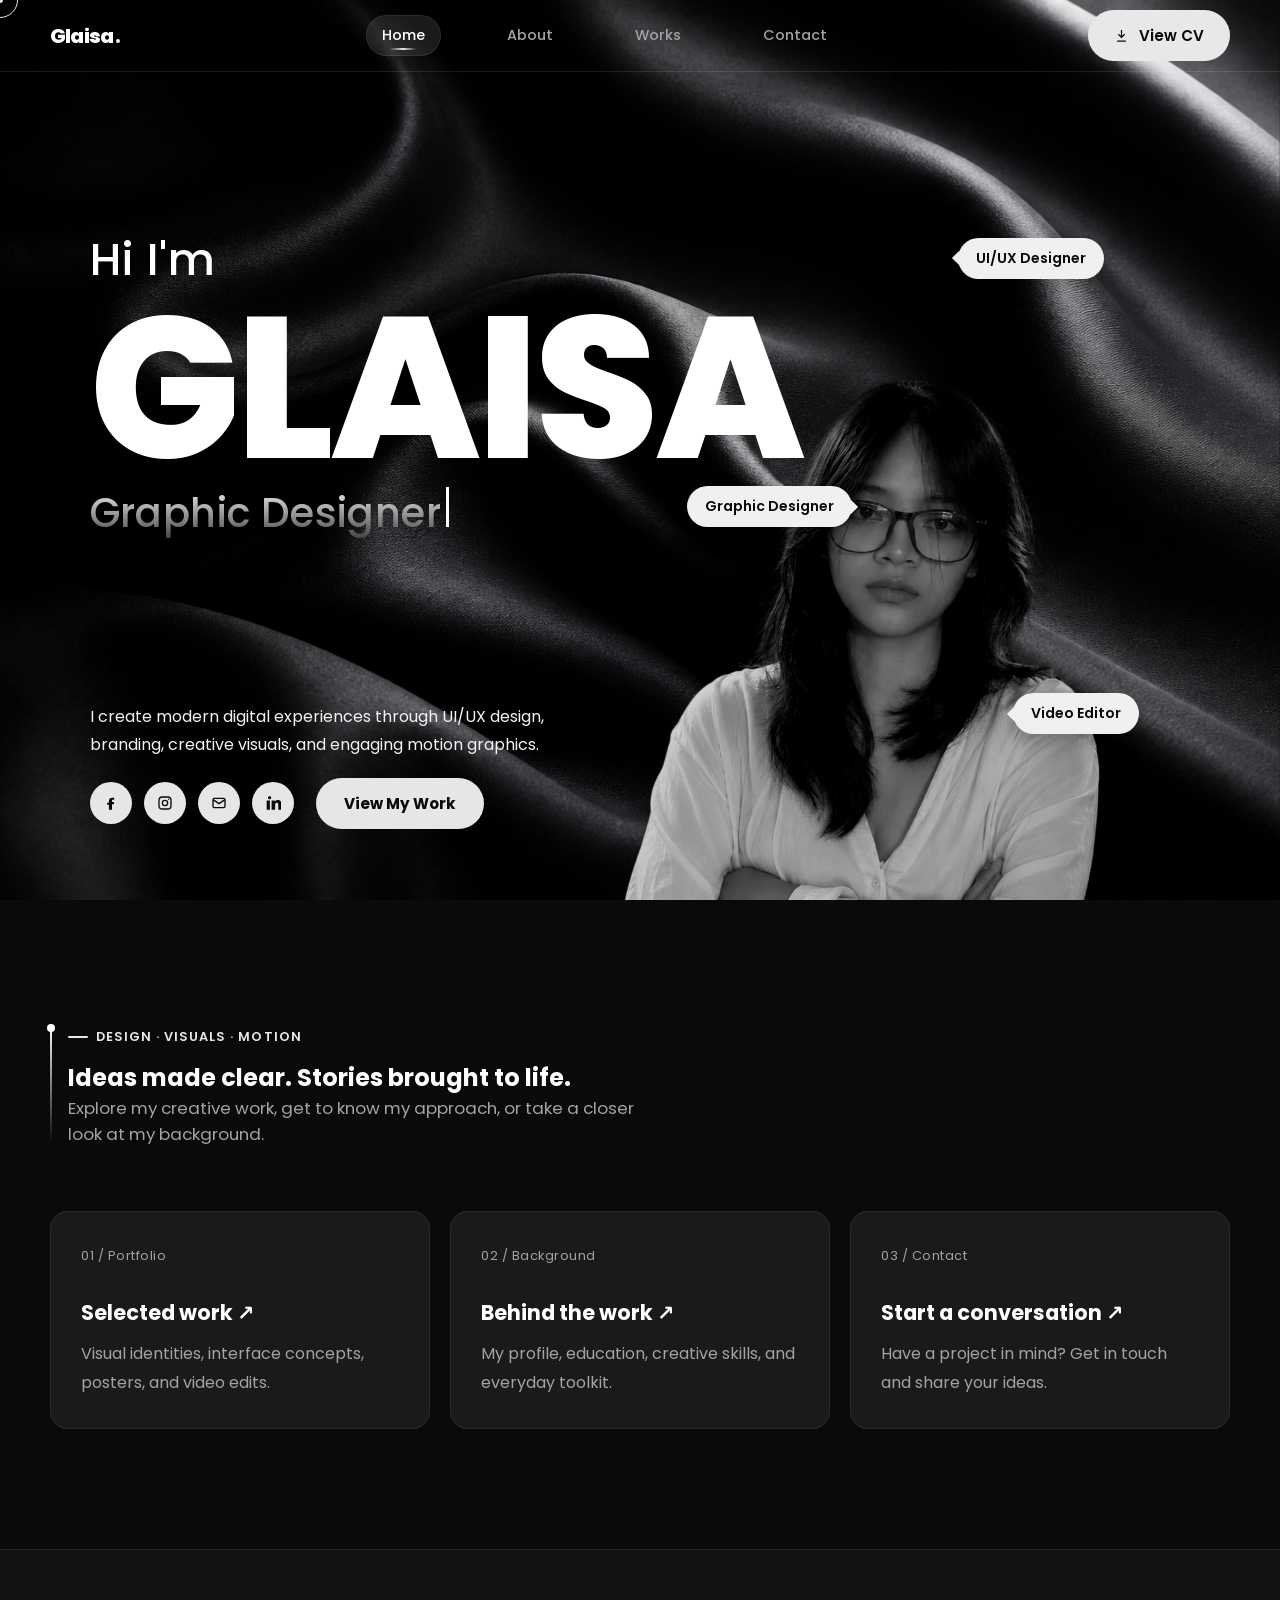
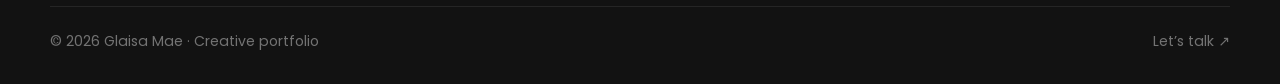
<file: index.html>
<!DOCTYPE html>
<html lang="en">
<head>
  <meta charset="UTF-8" />
  <meta name="viewport" content="width=device-width, initial-scale=1.0" />
  <meta name="description" content="Glaisa — UI/UX Designer, Graphic Designer & Video Editor. Modern digital experiences through design, branding, and motion." />
  <meta name="keywords" content="portfolio, UI/UX designer, graphic designer, video editor, web design" />
  <meta name="author" content="Glaisa" />
  <meta name="theme-color" content="#121212" />
  <meta property="og:title" content="Glaisa — Creative Portfolio" />
  <meta property="og:description" content="I create modern digital experiences through UI/UX design, branding, creative visuals, and engaging motion graphics." />
  <meta property="og:type" content="website" />
  <title>Home — Glaisa</title>
  <link rel="preconnect" href="https://fonts.googleapis.com" />
  <link rel="preconnect" href="https://fonts.gstatic.com" crossorigin />
  <link href="https://fonts.googleapis.com/css2?family=Caveat:wght@500;600&family=Manrope:wght@500;600;700;800&family=Poppins:wght@400;500;600;700&display=swap" rel="stylesheet" />
  <link rel="stylesheet" href="css/style.css" />
  <link rel="stylesheet" href="css/responsive.css" />
  <link rel="icon" href="data:image/svg+xml,<svg xmlns='http://www.w3.org/2000/svg' viewBox='0 0 100 100'><rect width='100' height='100' rx='22' fill='%23121212'/><text x='50' y='64' text-anchor='middle' font-size='48' font-family='Arial' font-weight='700' fill='white'>G</text></svg>" />
  <link rel="stylesheet" href="css/enhancements.css" />
</head>
<body class="home">
  <a class="skip-link" href="#main">Skip to content</a>

  <div class="scroll-progress" role="presentation"></div>
  <div class="cursor-dot" aria-hidden="true"></div>
  <div class="cursor-ring" aria-hidden="true"></div>

  <header class="nav" id="top">
    <div class="container nav-inner">
      <a href="index.html" class="logo" aria-label="Home">Glaisa<span>.</span></a>
      <nav class="nav-links" id="primary-navigation" aria-label="Primary">
        <a href="index.html" class="is-active" aria-current="page">Home</a>
        <a href="pages/about.html">About</a>
        <a href="pages/works.html">Works</a>
        <a href="pages/contact.html">Contact</a>
      </nav>
      <div class="nav-actions">
        <a class="btn btn-primary nav-resume" data-resume href="pages/about.html#cv-profile">
          <svg viewBox="0 0 24 24" fill="none" stroke="currentColor" stroke-width="2" aria-hidden="true"><path d="M12 3v12"/><path d="m7 10 5 5 5-5"/><path d="M5 21h14"/></svg>
          View CV
        </a>
        <button class="nav-toggle" type="button" aria-label="Open menu" aria-controls="primary-navigation" aria-expanded="false">
          <span></span><span></span><span></span>
        </button>
      </div>
    </div>
  </header>

  <main id="main">
    <section class="hero" id="home" aria-label="Introduction">
      <div class="hero-bg" aria-hidden="true">
        <img
          class="hero-bg-img"
          src="assets/images/hero-bg.png"
          alt=""
          width="1920"
          height="1080"
          decoding="async"
          fetchpriority="high"
        />
      </div>
      <div class="hero-layout">
        <div class="hero-content" data-reveal="left">
          <p class="hero-greeting">Hi I'm</p>
          <h1 class="hero-name"><span data-site-name>Glaisa</span></h1>
          <p class="hero-title">
            <span class="hero-title-typed" data-hero-typed>Graphic Designer</span><span class="hero-title-caret" aria-hidden="true"></span>
          </p>
          <p class="hero-desc">
            I create modern digital experiences through UI/UX design, branding, creative visuals, and engaging motion graphics.
          </p>
          <div class="hero-actions">
            <div class="hero-social" aria-label="Social links">
              <a class="social-link" data-social="facebook" href="https://www.facebook.com/glaisxzy" target="_blank" rel="noopener noreferrer" aria-label="Facebook">
                <svg viewBox="0 0 24 24" fill="currentColor"><path d="M13.5 22v-8.2h2.76l.41-3.2H13.5V8.56c0-.93.26-1.56 1.59-1.56H16.8V4.14C16.4 4.1 15.2 4 13.8 4 10.9 4 8.9 5.76 8.9 8.96v2.64H6.2v3.2h2.7V22h4.6z"/></svg>
              </a>
              <a class="social-link" data-social="instagram" href="https://www.instagram.com/aisaxzkr/" target="_blank" rel="noopener noreferrer" aria-label="Instagram">
                <svg viewBox="0 0 24 24" fill="none" stroke="currentColor" stroke-width="2"><rect x="3" y="3" width="18" height="18" rx="5"/><circle cx="12" cy="12" r="4"/><circle cx="17.5" cy="6.5" r="1" fill="currentColor" stroke="none"/></svg>
              </a>
              <a class="social-link" data-social="email" href="mailto:glaisa06292004@gmail.com" aria-label="Gmail">
                <svg viewBox="0 0 24 24" fill="none" stroke="currentColor" stroke-width="2"><rect x="3" y="5" width="18" height="14" rx="2"/><path d="m3 7 9 6 9-6"/></svg>
              </a>
              <a class="social-link" data-social="linkedin" href="https://www.linkedin.com/in/glaisa-mae-curato-384856419/" target="_blank" rel="noopener noreferrer" aria-label="LinkedIn">
                <svg viewBox="0 0 24 24" fill="currentColor"><path d="M6.94 6.5A2.44 2.44 0 1 1 6.94 1.6a2.44 2.44 0 0 1 0 4.9zM2.5 8.25h4.88V22H2.5zM9.88 8.25H14.5v1.87h.07c.64-1.21 2.2-2.49 4.53-2.49 4.85 0 5.75 3.19 5.75 7.34V22h-4.88v-6.65c0-1.59-.03-3.63-2.21-3.63-2.21 0-2.55 1.73-2.55 3.52V22H9.88z"/></svg>
              </a>
            </div>
            <a class="btn btn-primary hero-cta" href="pages/works.html">View My Work</a>
          </div>
        </div>
        <div class="hero-visual" data-reveal="right">
          <div class="hero-photo-wrap">
            <img
              class="hero-photo"
              src="assets/images/profileHome.png"
              alt="Glaisa — creative designer portrait"
              width="900"
              height="1125"
            />
            <span class="hero-tag hero-tag-ui">UI/UX Designer</span>
            <span class="hero-tag hero-tag-graphic">Graphic Designer</span>
            <span class="hero-tag hero-tag-video">Video Editor</span>
          </div>
        </div>
      </div>
    </section>
    <section class="section home-overview" aria-labelledby="overview-title">
      <div class="container"><div class="section-head" data-reveal><p class="section-eyebrow">Design · Visuals · Motion</p><h2 class="section-title" id="overview-title">Ideas made clear. Stories brought to life.</h2><p class="section-desc">Explore my creative work, get to know my approach, or take a closer look at my background.</p></div>
      <div class="overview-grid stagger">
        <a class="overview-card" href="pages/works.html" data-reveal><span>01 / Portfolio</span><h3>Selected work ↗</h3><p>Visual identities, interface concepts, posters, and video edits.</p></a>
        <a class="overview-card" href="pages/about.html#cv-profile" data-reveal><span>02 / Background</span><h3>Behind the work ↗</h3><p>My profile, education, creative skills, and everyday toolkit.</p></a>
        <a class="overview-card" href="pages/contact.html" data-reveal><span>03 / Contact</span><h3>Start a conversation ↗</h3><p>Have a project in mind? Get in touch and share your ideas.</p></a>
      </div></div>
    </section>
  </main>
  <footer class="footer"><div class="container footer-bottom"><p>© <span id="year">2026</span> Glaisa Mae · Creative portfolio</p><a href="mailto:glaisa06292004@gmail.com">Let’s talk ↗</a></div></footer>

  <script src="js/data.js"></script>
  <script src="js/main.js"></script>
</body>
</html>
</file>
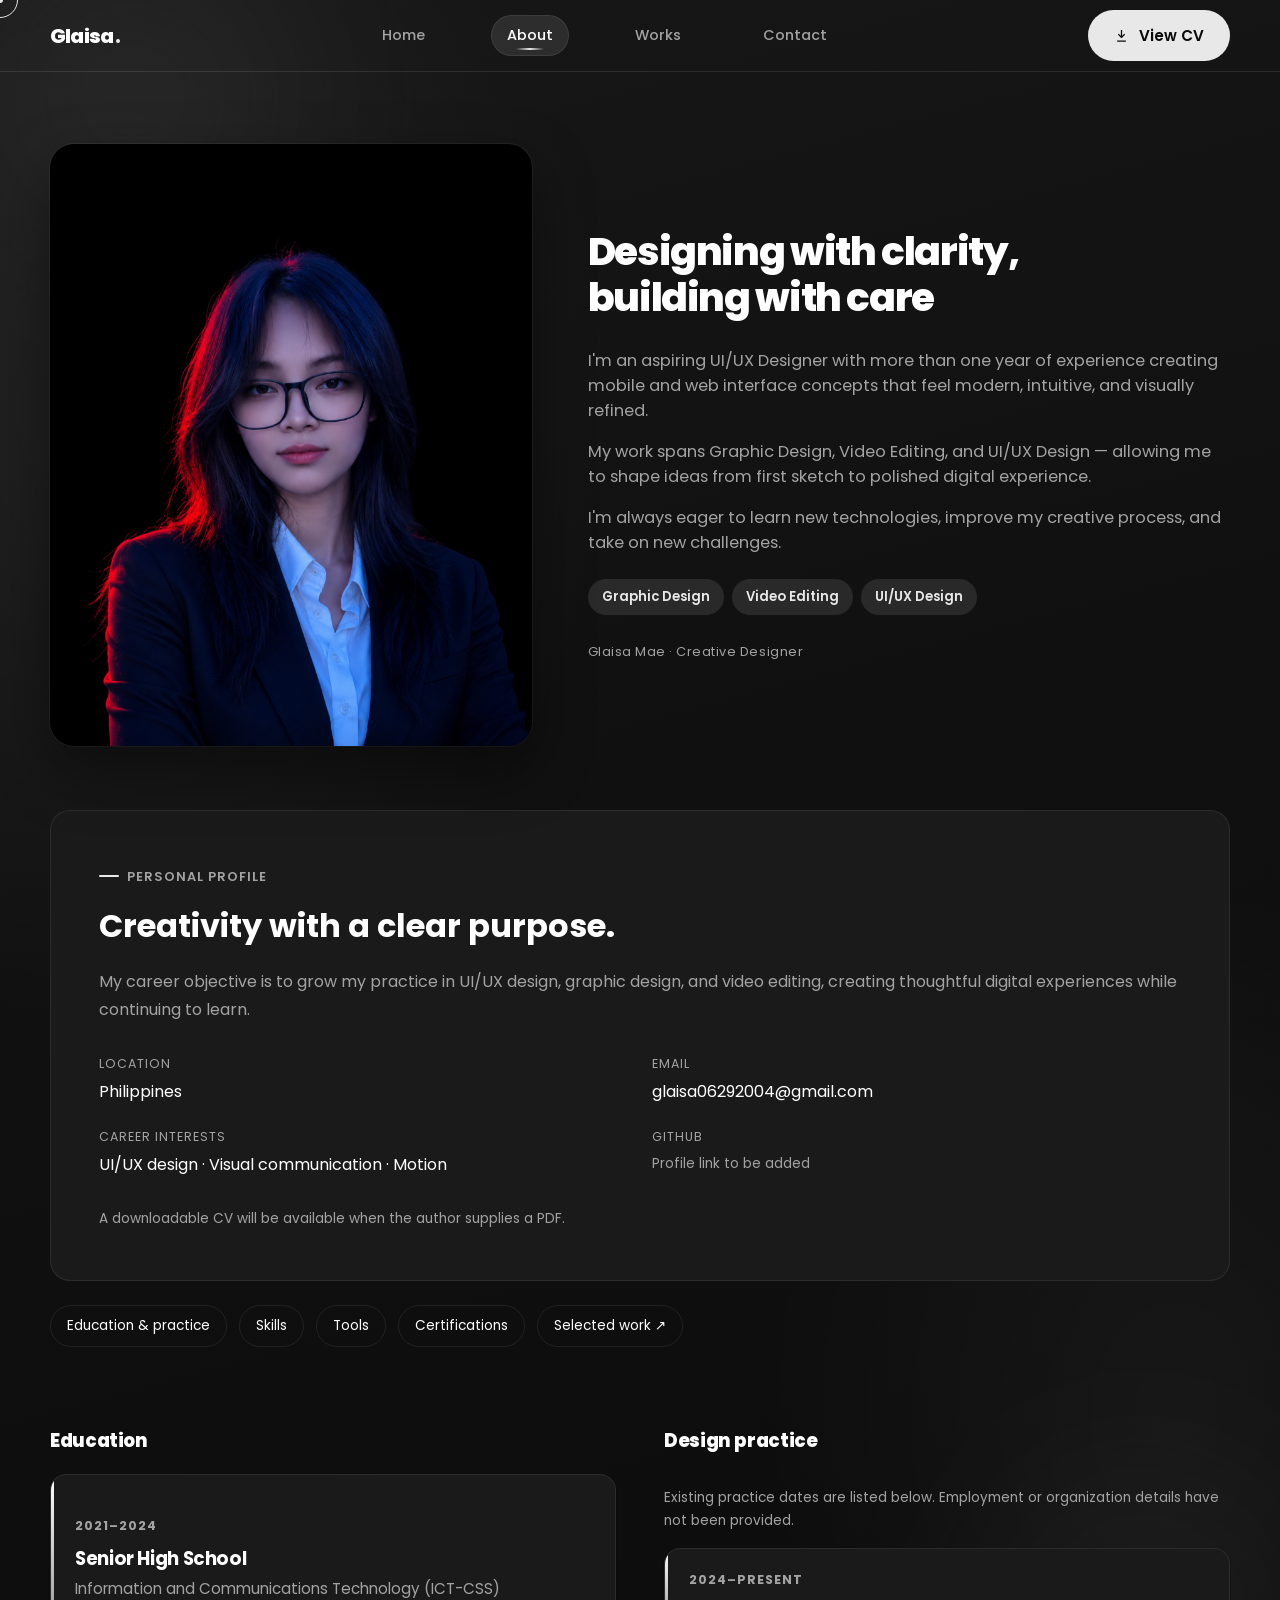
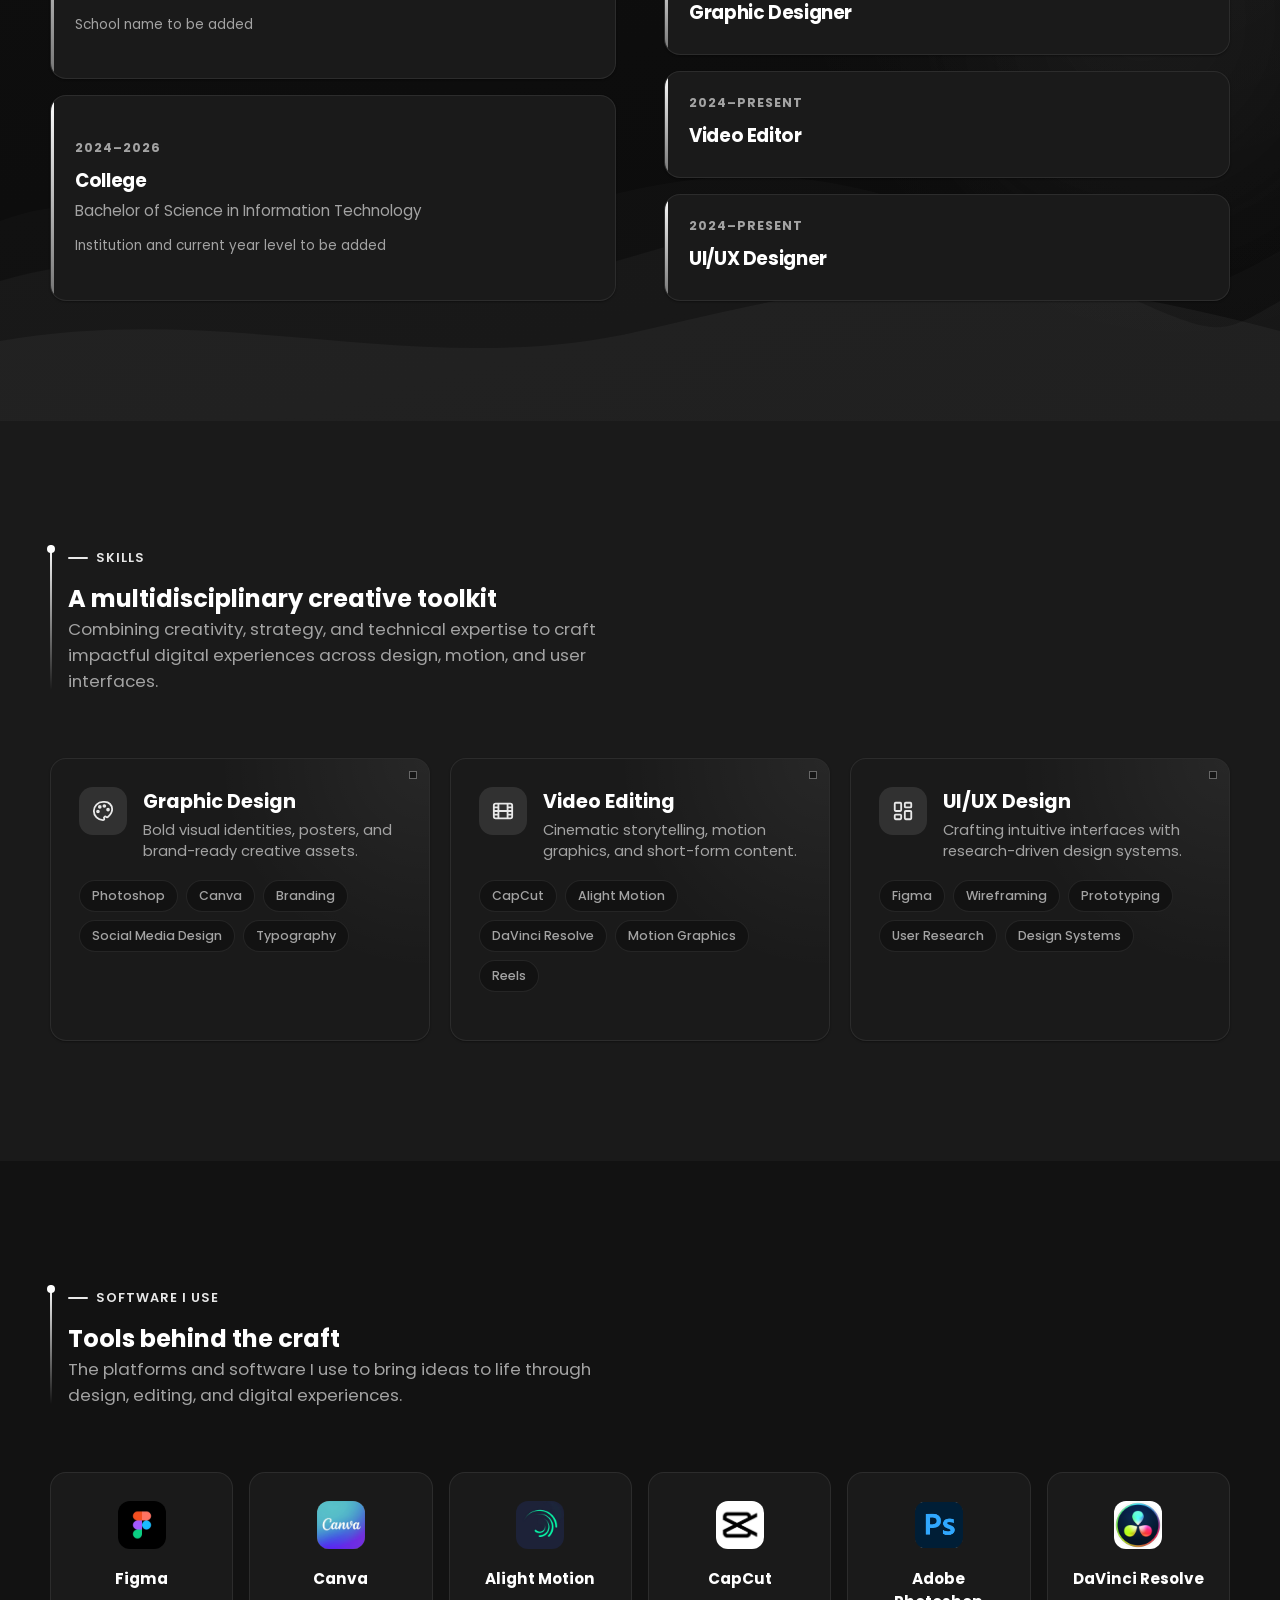
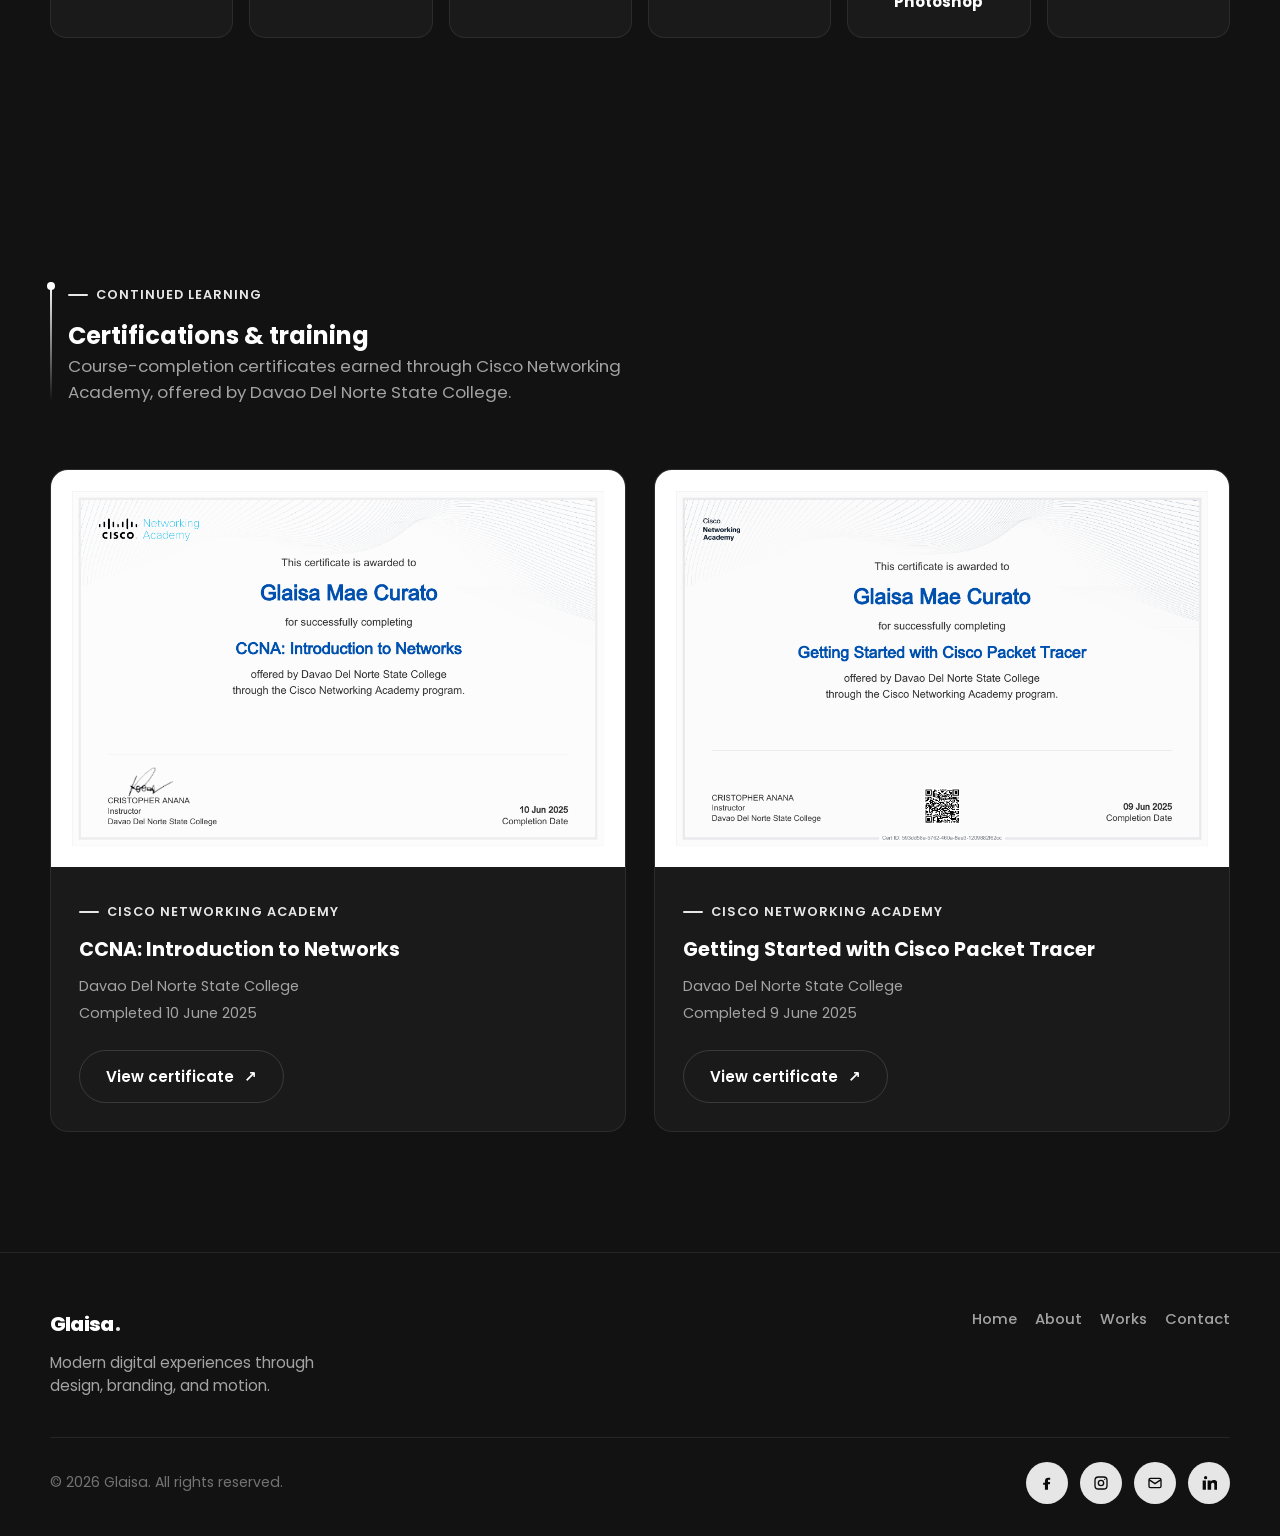
<file: pages/about.html>
<!DOCTYPE html>
<html lang="en">
<head>
  <meta charset="UTF-8" />
  <meta name="viewport" content="width=device-width, initial-scale=1.0" />
  <meta name="description" content="About Glaisa — UI/UX designer, graphic designer, and video editor. Skills, tools, and experience." />
  <meta name="theme-color" content="#121212" />
  <title>About — Glaisa</title>
  <link rel="preconnect" href="https://fonts.googleapis.com" />
  <link rel="preconnect" href="https://fonts.gstatic.com" crossorigin />
  <link href="https://fonts.googleapis.com/css2?family=Manrope:wght@500;600;700;800&family=Poppins:wght@400;500;600;700&display=swap" rel="stylesheet" />
  <link rel="stylesheet" href="../css/style.css" />
  <link rel="stylesheet" href="../css/responsive.css" />
  <link rel="icon" href="data:image/svg+xml,<svg xmlns='http://www.w3.org/2000/svg' viewBox='0 0 100 100'><rect width='100' height='100' rx='22' fill='%23121212'/><text x='50' y='64' text-anchor='middle' font-size='48' font-family='Arial' font-weight='700' fill='white'>A</text></svg>" />
  <link rel="stylesheet" href="../css/enhancements.css" />
</head>
<body>
  <a class="skip-link" href="#main">Skip to content</a>
  <div class="scroll-progress" role="presentation"></div>
  <div class="cursor-dot" aria-hidden="true"></div>
  <div class="cursor-ring" aria-hidden="true"></div>

  <header class="nav is-scrolled" id="top">
    <div class="container nav-inner">
      <a href="../index.html" class="logo" aria-label="Home">Glaisa<span>.</span></a>
      <nav class="nav-links" id="primary-navigation" aria-label="Primary">
        <a href="../index.html">Home</a>
        <a href="about.html" class="is-active" aria-current="page">About</a>
        <a href="works.html">Works</a>
        <a href="contact.html">Contact</a>
      </nav>
      <div class="nav-actions">
        <a class="btn btn-primary nav-resume" data-resume href="about.html#cv-profile">
          <svg viewBox="0 0 24 24" fill="none" stroke="currentColor" stroke-width="2" aria-hidden="true"><path d="M12 3v12"/><path d="m7 10 5 5 5-5"/><path d="M5 21h14"/></svg>
          View CV
        </a>
        <button class="nav-toggle" type="button" aria-label="Open menu" aria-controls="primary-navigation" aria-expanded="false">
          <span></span><span></span><span></span>
        </button>
      </div>
    </div>
  </header>

  <main id="main">
    <section class="section page-hero-pad about-section" id="about">
      <div class="about-bg" aria-hidden="true">
        <div class="about-bg-glow about-bg-glow-a"></div>
        <div class="about-bg-glow about-bg-glow-b"></div>
        <svg class="about-bg-waves" viewBox="0 0 1440 420" preserveAspectRatio="none">
          <path class="wave-a" d="M0 220 C180 160 320 300 520 240 S860 140 1080 220 S1300 320 1440 250 V420 H0 Z" />
          <path class="wave-b" d="M0 280 C220 220 400 340 620 280 S980 180 1180 260 S1360 340 1440 300 V420 H0 Z" />
          <path class="wave-c" d="M0 340 C260 300 480 380 720 330 S1100 250 1440 330 V420 H0 Z" />
        </svg>
      </div>
      <div class="container">
        <div class="about-grid">
          <div class="about-media" data-reveal="left">
            <div class="about-photo">
              <img
                src="../assets/images/profileAbout.png"
                alt="Glaisa — portrait"
                width="720"
                height="900"
              />
            </div>
          </div>
          <div class="about-content" data-reveal="right">
            <h1 class="about-heading">Designing with clarity, building with care</h1>
            <div class="about-text">
              <p>
                I'm an aspiring UI/UX Designer with more than one year of experience creating mobile and web interface concepts that feel modern, intuitive, and visually refined.
              </p>
              <p>
                My work spans Graphic Design, Video Editing, and UI/UX Design — allowing me to shape ideas from first sketch to polished digital experience.
              </p>
              <p>
                I'm always eager to learn new technologies, improve my creative process, and take on new challenges.
              </p>
              <div class="about-tags">
                <span class="tag">Graphic Design</span>
                <span class="tag">Video Editing</span>
                <span class="tag">UI/UX Design</span>
              </div>
            </div>
            <p class="profile-signature">Glaisa Mae · Creative Designer</p>
          </div>
        </div>

        <div class="cv-profile" id="cv-profile" data-reveal>
          <div><p class="section-eyebrow">Personal profile</p><h2>Creativity with a clear purpose.</h2>
          <p>My career objective is to grow my practice in UI/UX design, graphic design, and video editing, creating thoughtful digital experiences while continuing to learn.</p></div>
          <dl class="profile-facts"><div><dt>Location</dt><dd>Philippines</dd></div><div><dt>Email</dt><dd><a href="mailto:glaisa06292004@gmail.com">glaisa06292004@gmail.com</a></dd></div><div><dt>Career interests</dt><dd>UI/UX design · Visual communication · Motion</dd></div><div><dt>GitHub</dt><dd class="content-pending">Profile link to be added</dd></div></dl>
          <p class="content-pending">A downloadable CV will be available when the author supplies a PDF.</p>
        </div>
        <nav class="cv-sections" aria-label="CV sections"><a href="#education">Education & practice</a><a href="#skills">Skills</a><a href="#software">Tools</a><a href="#certifications">Certifications</a><a href="works.html">Selected work ↗</a></nav>
        <div class="edu-exp" id="education" data-reveal>
          <div class="edu-exp-col edu-exp-col--education">
            <h3 class="edu-exp-heading">Education</h3>
            <article class="timeline-card">
              <p class="timeline-year">2021–2024</p>
              <h4 class="timeline-title">Senior High School</h4>
              <p class="timeline-detail">Information and Communications Technology (ICT-CSS)</p><p class="content-pending">School name to be added</p>
            </article>
            <article class="timeline-card">
              <p class="timeline-year">2024–2026</p>
              <h4 class="timeline-title">College</h4>
              <p class="timeline-detail">Bachelor of Science in Information Technology</p><p class="content-pending">Institution and current year level to be added</p>
            </article>
          </div>
          <div class="edu-exp-col edu-exp-col--experience">
            <h3 class="edu-exp-heading">Design practice</h3><p class="content-pending">Existing practice dates are listed below. Employment or organization details have not been provided.</p>
            <article class="timeline-card">
              <p class="timeline-year">2024–Present</p>
              <h4 class="timeline-title">Graphic Designer</h4>
            </article>
            <article class="timeline-card">
              <p class="timeline-year">2024–Present</p>
              <h4 class="timeline-title">Video Editor</h4>
            </article>
            <article class="timeline-card">
              <p class="timeline-year">2024–Present</p>
              <h4 class="timeline-title">UI/UX Designer</h4>
            </article>
          </div>
        </div>
      </div>
    </section>

    <section class="section" id="skills" style="background: var(--bg-elevated)">
      <div class="container">
        <div class="section-head" data-reveal>
          <p class="section-eyebrow">Skills</p>
          <h2 class="section-title">A multidisciplinary creative toolkit</h2>
          <p class="section-desc">Combining creativity, strategy, and technical expertise to craft impactful digital experiences across design, motion, and user interfaces.</p>
        </div>
        <div class="skills-grid stagger" id="skillsGrid"></div>
      </div>
    </section>

    <section class="section" id="software">
      <div class="container">
        <div class="section-head" data-reveal>
          <p class="section-eyebrow">Software I Use</p>
          <h2 class="section-title">Tools behind the craft</h2>
          <p class="section-desc">The platforms and software I use to bring ideas to life through design, editing, and digital experiences.</p>
        </div>
        <div class="software-grid stagger" id="softwareGrid"></div>
      </div>
    </section>
    <section class="section" id="certifications" aria-labelledby="certifications-title">
      <div class="container">
        <div class="section-head" data-reveal>
          <p class="section-eyebrow">Continued learning</p>
          <h2 class="section-title" id="certifications-title">Certifications & training</h2>
          <p class="section-desc">Course-completion certificates earned through Cisco Networking Academy, offered by Davao Del Norte State College.</p>
        </div>
        <div class="certificate-grid stagger">
          <article class="certificate-card" data-reveal>
            <a class="certificate-preview" href="../assets/certificates/introduction-to-networks.pdf" target="_blank" rel="noopener noreferrer" aria-label="Open CCNA: Introduction to Networks certificate PDF in a new tab">
              <img src="../assets/certificates/introduction-to-networks.png" alt="Cisco Networking Academy course-completion certificate awarded to Glaisa Mae Curato for CCNA: Introduction to Networks" width="1000" height="678" loading="lazy" />
            </a>
            <div class="certificate-body"><p class="section-eyebrow">Cisco Networking Academy</p><h3>CCNA: Introduction to Networks</h3><p>Davao Del Norte State College</p><p>Completed <time datetime="2025-06-10">10 June 2025</time></p><a class="btn btn-ghost" href="../assets/certificates/introduction-to-networks.pdf" target="_blank" rel="noopener noreferrer">View certificate <span aria-hidden="true">↗</span><span class="sr-only"> (PDF, new tab)</span></a></div>
          </article>
          <article class="certificate-card" data-reveal>
            <a class="certificate-preview" href="../assets/certificates/packet-tracer.pdf" target="_blank" rel="noopener noreferrer" aria-label="Open Getting Started with Cisco Packet Tracer certificate PDF in a new tab">
              <img src="../assets/certificates/packet-tracer.png" alt="Cisco Networking Academy course-completion certificate awarded to Glaisa Mae Curato for Getting Started with Cisco Packet Tracer" width="1000" height="678" loading="lazy" />
            </a>
            <div class="certificate-body"><p class="section-eyebrow">Cisco Networking Academy</p><h3>Getting Started with Cisco Packet Tracer</h3><p>Davao Del Norte State College</p><p>Completed <time datetime="2025-06-09">9 June 2025</time></p><a class="btn btn-ghost" href="../assets/certificates/packet-tracer.pdf" target="_blank" rel="noopener noreferrer">View certificate <span aria-hidden="true">↗</span><span class="sr-only"> (PDF, new tab)</span></a></div>
          </article>
        </div>
      </div>
    </section>
  </main>

  <footer class="footer">
    <div class="container">
      <div class="footer-top">
        <div class="footer-brand">
          <a href="../index.html" class="logo">Glaisa<span>.</span></a>
          <p>Modern digital experiences through design, branding, and motion.</p>
        </div>
        <nav class="footer-nav" aria-label="Footer">
        <a href="../index.html">Home</a>
        <a href="about.html">About</a>
        <a href="works.html">Works</a>
        <a href="contact.html">Contact</a>
        </nav>
      </div>
      <div class="footer-bottom">
        <p>© <span id="year"></span> <span data-site-name>Glaisa</span>. All rights reserved.</p>
        <div class="hero-social">
          <a class="social-link" data-social="facebook" href="https://www.facebook.com/glaisxzy" target="_blank" rel="noopener noreferrer" aria-label="Facebook">
            <svg viewBox="0 0 24 24" fill="currentColor"><path d="M13.5 22v-8.2h2.76l.41-3.2H13.5V8.56c0-.93.26-1.56 1.59-1.56H16.8V4.14C16.4 4.1 15.2 4 13.8 4 10.9 4 8.9 5.76 8.9 8.96v2.64H6.2v3.2h2.7V22h4.6z"/></svg>
          </a>
          <a class="social-link" data-social="instagram" href="https://www.instagram.com/aisaxzkr/" target="_blank" rel="noopener noreferrer" aria-label="Instagram">
            <svg viewBox="0 0 24 24" fill="none" stroke="currentColor" stroke-width="2"><rect x="3" y="3" width="18" height="18" rx="5"/><circle cx="12" cy="12" r="4"/><circle cx="17.5" cy="6.5" r="1" fill="currentColor" stroke="none"/></svg>
          </a>
          <a class="social-link" data-social="email" href="mailto:glaisa06292004@gmail.com" aria-label="Gmail">
            <svg viewBox="0 0 24 24" fill="none" stroke="currentColor" stroke-width="2"><rect x="3" y="5" width="18" height="14" rx="2"/><path d="m3 7 9 6 9-6"/></svg>
          </a>
          <a class="social-link" data-social="linkedin" href="https://www.linkedin.com/in/glaisa-mae-curato-384856419/" target="_blank" rel="noopener noreferrer" aria-label="LinkedIn">
            <svg viewBox="0 0 24 24" fill="currentColor"><path d="M6.94 6.5A2.44 2.44 0 1 1 6.94 1.6a2.44 2.44 0 0 1 0 4.9zM2.5 8.25h4.88V22H2.5zM9.88 8.25H14.5v1.87h.07c.64-1.21 2.2-2.49 4.53-2.49 4.85 0 5.75 3.19 5.75 7.34V22h-4.88v-6.65c0-1.59-.03-3.63-2.21-3.63-2.21 0-2.55 1.73-2.55 3.52V22H9.88z"/></svg>
          </a>
        </div>
      </div>
    </div>
  </footer>

  <button class="back-top" type="button" aria-label="Back to top">
    <svg viewBox="0 0 24 24" fill="none" stroke="currentColor" stroke-width="2"><path d="M12 19V5M5 12l7-7 7 7"/></svg>
  </button>

  <script src="../js/data.js"></script>
  <script src="../js/main.js"></script>
</body>
</html>
</file>
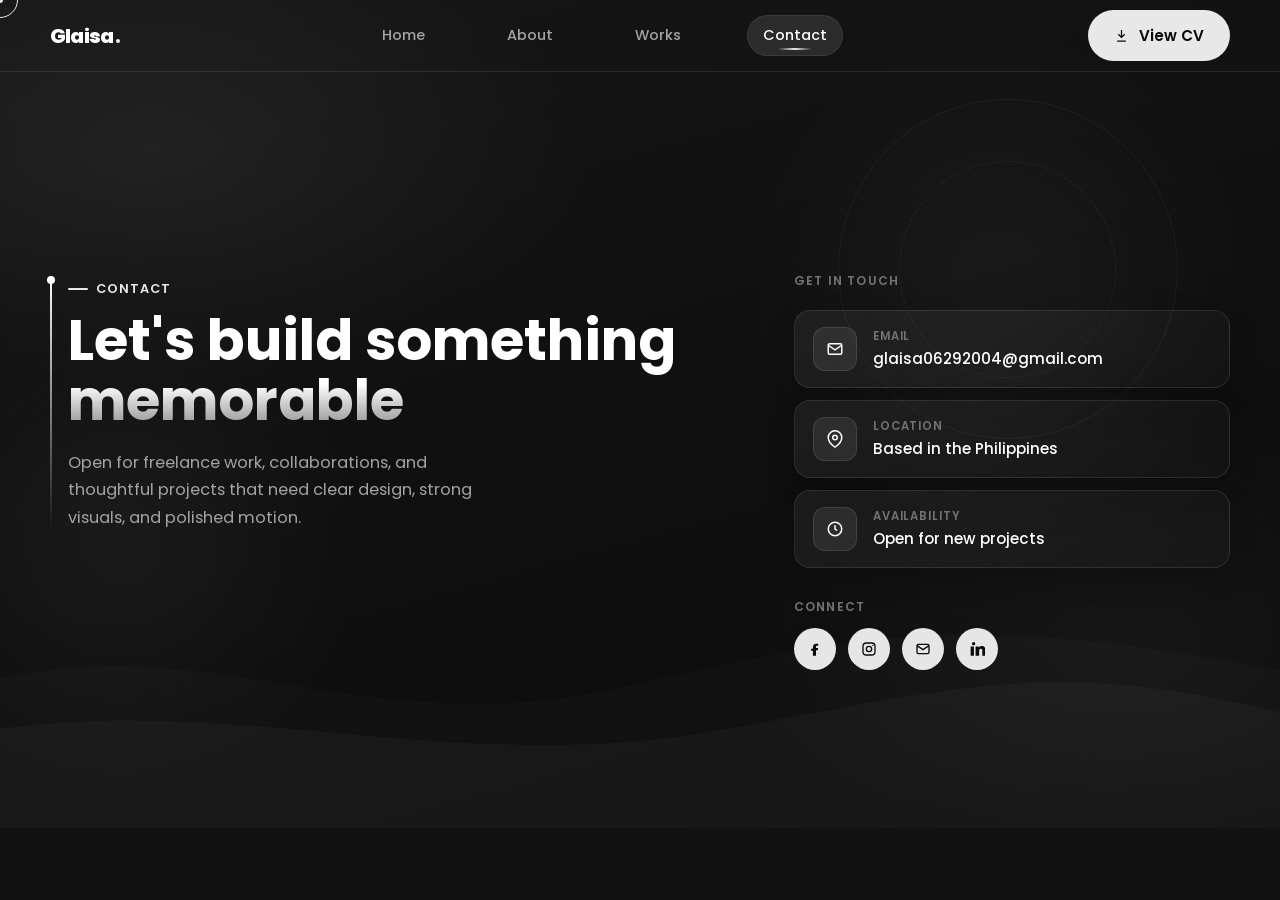
<file: pages/contact.html>
<!DOCTYPE html>
<html lang="en">
<head>
  <meta charset="UTF-8" />
  <meta name="viewport" content="width=device-width, initial-scale=1.0" />
  <meta name="description" content="Contact Glaisa for freelance projects, collaborations, and full-time opportunities." />
  <meta name="theme-color" content="#121212" />
  <title>Contact — Glaisa</title>
  <link rel="preconnect" href="https://fonts.googleapis.com" />
  <link rel="preconnect" href="https://fonts.gstatic.com" crossorigin />
  <link href="https://fonts.googleapis.com/css2?family=Manrope:wght@500;600;700;800&family=Poppins:wght@400;500;600;700&display=swap" rel="stylesheet" />
  <link rel="stylesheet" href="../css/style.css" />
  <link rel="stylesheet" href="../css/responsive.css" />
  <link rel="icon" href="data:image/svg+xml,<svg xmlns='http://www.w3.org/2000/svg' viewBox='0 0 100 100'><rect width='100' height='100' rx='22' fill='%23121212'/><text x='50' y='64' text-anchor='middle' font-size='48' font-family='Arial' font-weight='700' fill='white'>A</text></svg>" />
  <link rel="stylesheet" href="../css/enhancements.css" />
</head>
<body>
  <a class="skip-link" href="#main">Skip to content</a>
  <div class="scroll-progress" role="presentation"></div>
  <div class="cursor-dot" aria-hidden="true"></div>
  <div class="cursor-ring" aria-hidden="true"></div>

  <header class="nav is-scrolled" id="top">
    <div class="container nav-inner">
      <a href="../index.html" class="logo" aria-label="Home">Glaisa<span>.</span></a>
      <nav class="nav-links" id="primary-navigation" aria-label="Primary">
        <a href="../index.html">Home</a>
        <a href="about.html">About</a>
        <a href="works.html">Works</a>
        <a href="contact.html" class="is-active" aria-current="page">Contact</a>
      </nav>
      <div class="nav-actions">
        <a class="btn btn-primary nav-resume" data-resume href="about.html#cv-profile">
          <svg viewBox="0 0 24 24" fill="none" stroke="currentColor" stroke-width="2" aria-hidden="true"><path d="M12 3v12"/><path d="m7 10 5 5 5-5"/><path d="M5 21h14"/></svg>
          View CV
        </a>
        <button class="nav-toggle" type="button" aria-label="Open menu" aria-controls="primary-navigation" aria-expanded="false">
          <span></span><span></span><span></span>
        </button>
      </div>
    </div>
  </header>

  <main id="main">
    <section class="section page-hero-pad contact-section" id="contact">
      <div class="contact-bg" aria-hidden="true">
        <div class="contact-bg-glow contact-bg-glow-a"></div>
        <div class="contact-bg-glow contact-bg-glow-b"></div>
        <div class="contact-bg-ring"></div>
        <svg class="contact-bg-waves" viewBox="0 0 1440 360" preserveAspectRatio="none">
          <path d="M0 180 C240 120 420 260 700 190 S1100 100 1440 170 V360 H0 Z" />
          <path d="M0 240 C280 200 520 300 820 240 S1200 160 1440 220 V360 H0 Z" />
        </svg>
      </div>

      <div class="container">
        <div class="contact-layout">
          <div class="contact-main" data-reveal="left">
            <div class="section-head contact-head">
              <p class="section-eyebrow">Contact</p>
              <h2 class="section-title contact-title">
                <span class="contact-title-top">Let's build something</span>
                <span class="contact-title-bottom">memorable</span>
              </h2>
              <p class="contact-lead">
                Open for freelance work, collaborations, and thoughtful projects that need clear design, strong visuals, and polished motion.
              </p>
            </div>
          </div>

          <aside class="contact-sidebar" data-reveal="right">
            <p class="contact-sidebar-label">Get in touch</p>
            <div class="contact-list">
              <a class="contact-item contact-item--email" href="mailto:glaisa06292004@gmail.com">
                <span class="contact-item-icon" aria-hidden="true">
                  <svg viewBox="0 0 24 24" fill="none" stroke="currentColor" stroke-width="2"><rect x="3" y="5" width="18" height="14" rx="2"/><path d="m3 7 9 6 9-6"/></svg>
                </span>
                <span class="contact-item-copy">
                  <span class="contact-item-label">Email</span>
                  <span class="contact-item-value" data-site-email>glaisa06292004@gmail.com</span>
                </span>
              </a>
              <div class="contact-item">
                <span class="contact-item-icon" aria-hidden="true">
                  <svg viewBox="0 0 24 24" fill="none" stroke="currentColor" stroke-width="2"><path d="M21 10c0 7-9 13-9 13S3 17 3 10a9 9 0 1 1 18 0z"/><circle cx="12" cy="10" r="3"/></svg>
                </span>
                <span class="contact-item-copy">
                  <span class="contact-item-label">Location</span>
                  <span class="contact-item-value">Based in the Philippines</span>
                </span>
              </div>
              <div class="contact-item">
                <span class="contact-item-icon" aria-hidden="true">
                  <svg viewBox="0 0 24 24" fill="none" stroke="currentColor" stroke-width="2"><circle cx="12" cy="12" r="9"/><path d="M12 7v5l3 2"/></svg>
                </span>
                <span class="contact-item-copy">
                  <span class="contact-item-label">Availability</span>
                  <span class="contact-item-value">Open for new projects</span>
                </span>
              </div>
            </div>

            <div class="contact-social-wrap">
              <p class="contact-social-label">Connect</p>
              <div class="hero-social">
                <a class="social-link" data-social="facebook" href="https://www.facebook.com/glaisxzy" target="_blank" rel="noopener noreferrer" aria-label="Facebook">
                  <svg viewBox="0 0 24 24" fill="currentColor"><path d="M13.5 22v-8.2h2.76l.41-3.2H13.5V8.56c0-.93.26-1.56 1.59-1.56H16.8V4.14C16.4 4.1 15.2 4 13.8 4 10.9 4 8.9 5.76 8.9 8.96v2.64H6.2v3.2h2.7V22h4.6z"/></svg>
                </a>
                <a class="social-link" data-social="instagram" href="https://www.instagram.com/aisaxzkr/" target="_blank" rel="noopener noreferrer" aria-label="Instagram">
                  <svg viewBox="0 0 24 24" fill="none" stroke="currentColor" stroke-width="2"><rect x="3" y="3" width="18" height="18" rx="5"/><circle cx="12" cy="12" r="4"/><circle cx="17.5" cy="6.5" r="1" fill="currentColor" stroke="none"/></svg>
                </a>
                <a class="social-link" data-social="email" href="mailto:glaisa06292004@gmail.com" aria-label="Gmail">
                  <svg viewBox="0 0 24 24" fill="none" stroke="currentColor" stroke-width="2"><rect x="3" y="5" width="18" height="14" rx="2"/><path d="m3 7 9 6 9-6"/></svg>
                </a>
                <a class="social-link" data-social="linkedin" href="https://www.linkedin.com/in/glaisa-mae-curato-384856419/" target="_blank" rel="noopener noreferrer" aria-label="LinkedIn">
                  <svg viewBox="0 0 24 24" fill="currentColor"><path d="M6.94 6.5A2.44 2.44 0 1 1 6.94 1.6a2.44 2.44 0 0 1 0 4.9zM2.5 8.25h4.88V22H2.5zM9.88 8.25H14.5v1.87h.07c.64-1.21 2.2-2.49 4.53-2.49 4.85 0 5.75 3.19 5.75 7.34V22h-4.88v-6.65c0-1.59-.03-3.63-2.21-3.63-2.21 0-2.55 1.73-2.55 3.52V22H9.88z"/></svg>
                </a>
              </div>
            </div>
          </aside>
        </div>
      </div>
    </section>
  </main>

  <button class="back-top" type="button" aria-label="Back to top">
    <svg viewBox="0 0 24 24" fill="none" stroke="currentColor" stroke-width="2"><path d="M12 19V5M5 12l7-7 7 7"/></svg>
  </button>

  <script src="../js/data.js"></script>
  <script src="../js/main.js"></script>
</body>
</html>
</file>
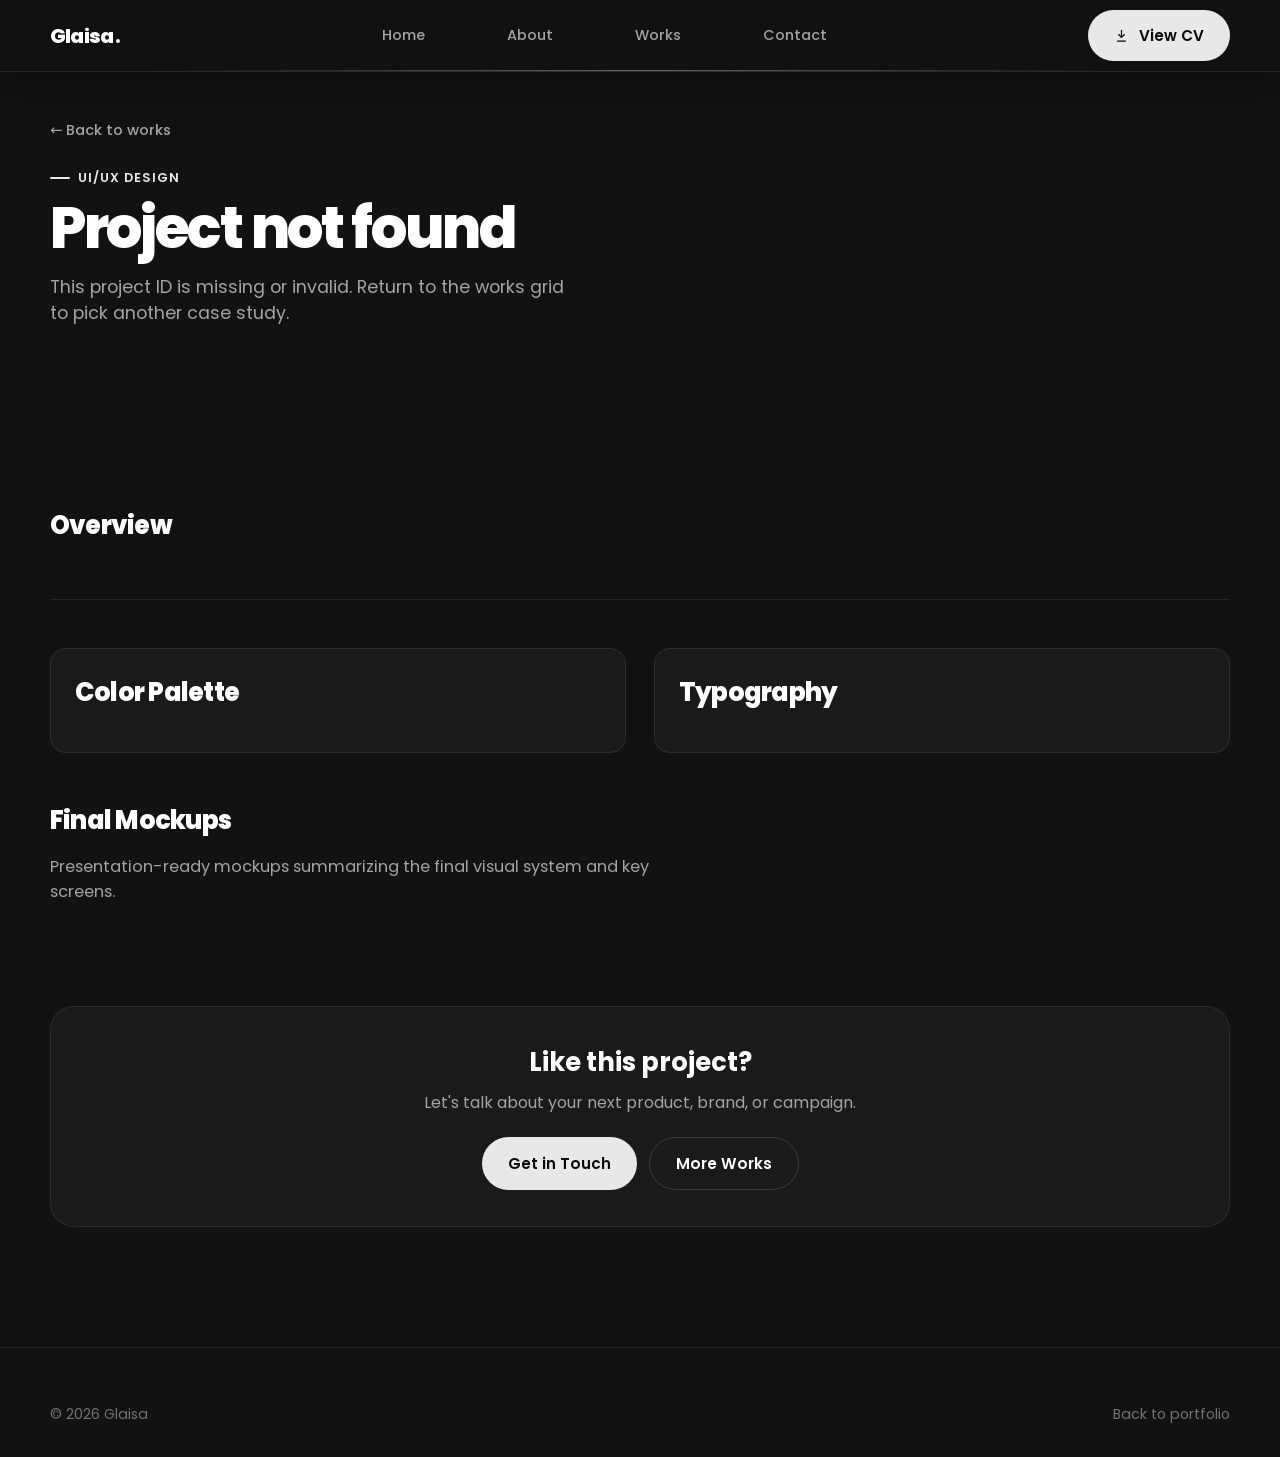
<file: pages/project.html>
<!DOCTYPE html>
<html lang="en">
<head>
  <meta charset="UTF-8" />
  <meta name="viewport" content="width=device-width, initial-scale=1.0" />
  <meta name="description" content="UI/UX case study — overview, visual system, and final mockups." />
  <meta name="theme-color" content="#121212" />
  <title>Case Study — Glaisa</title>
  <link rel="preconnect" href="https://fonts.googleapis.com" />
  <link rel="preconnect" href="https://fonts.gstatic.com" crossorigin />
  <link href="https://fonts.googleapis.com/css2?family=Manrope:wght@500;600;700;800&family=Poppins:wght@400;500;600;700&display=swap" rel="stylesheet" />
  <link rel="stylesheet" href="../css/style.css" />
  <link rel="stylesheet" href="../css/responsive.css" />
  <link rel="stylesheet" href="../css/project.css" />
  <link rel="icon" href="data:image/svg+xml,<svg xmlns='http://www.w3.org/2000/svg' viewBox='0 0 100 100'><rect width='100' height='100' rx='22' fill='%23121212'/><text x='50' y='64' text-anchor='middle' font-size='48' font-family='Arial' font-weight='700' fill='white'>A</text></svg>" />
  <link rel="stylesheet" href="../css/enhancements.css" />
</head>
<body>
  <a class="skip-link" href="#main">Skip to content</a>
  <div class="scroll-progress" role="presentation"></div>

  <header class="nav is-scrolled">
    <div class="container nav-inner">
      <a href="../index.html" class="logo">Glaisa<span>.</span></a>
      <nav class="nav-links" id="primary-navigation" aria-label="Primary">
        <a href="../index.html">Home</a>
        <a href="about.html">About</a>
        <a href="works.html">Works</a>
        <a href="contact.html">Contact</a>
      </nav>
      <div class="nav-actions">
        <a class="btn btn-primary nav-resume" data-resume href="about.html#cv-profile">
          <svg viewBox="0 0 24 24" fill="none" stroke="currentColor" stroke-width="2" aria-hidden="true"><path d="M12 3v12"/><path d="m7 10 5 5 5-5"/><path d="M5 21h14"/></svg>
          View CV
        </a>
        <button class="nav-toggle" type="button" aria-label="Open menu" aria-controls="primary-navigation" aria-expanded="false"><span></span><span></span><span></span></button>
      </div>
    </div>
  </header>

  <main id="main">
    <section class="case-hero" id="caseHero">
      <div class="container case-hero-inner">
        <a class="case-back" href="works.html">← Back to works</a>
        <div class="case-hero-copy">
          <p class="section-eyebrow" id="caseCategory">UI/UX Design</p>
          <h1 class="case-title" id="caseTitle">Project Title</h1>
          <p class="case-lead" id="caseLead">Short description</p>
        </div>
      </div>
      <div class="case-cover" id="caseCover"></div>
      <div class="case-ui-gallery" id="caseUiGallery" aria-label="UI design photos"></div>
    </section>

    <section class="section">
      <div class="container case-layout">
        <div class="case-content">
          <article id="overview" class="case-block" data-reveal>
            <h2>Overview</h2>
            <p id="caseOverview"></p>
          </article>

          <div class="case-visual-row" data-reveal>
            <article id="palette" class="case-block case-block--half">
              <h2>Color Palette</h2>
              <div class="swatches" id="caseSwatches"></div>
            </article>

            <article id="typography" class="case-block case-block--half">
              <h2>Typography</h2>
              <ul class="type-list" id="caseType"></ul>
            </article>
          </div>

          <article id="mockups" class="case-block case-block--last" data-reveal>
            <h2>Final Mockups</h2>
            <p>Presentation-ready mockups summarizing the final visual system and key screens.</p>
            <div class="case-frames large" id="mockupFrames"></div>
          </article>

          <div class="case-cta" data-reveal>
            <h2>Like this project?</h2>
            <p>Let's talk about your next product, brand, or campaign.</p>
            <div class="btn-group">
              <a class="btn btn-primary" href="contact.html">Get in Touch</a>
              <a class="btn btn-ghost" href="works.html">More Works</a>
            </div>
          </div>
        </div>
      </div>
    </section>
  </main>

  <footer class="footer">
    <div class="container footer-bottom" style="border:0;padding-top:0">
      <p>© <span id="year"></span> Glaisa</p>
      <a href="../index.html">Back to portfolio</a>
    </div>
  </footer>

  <script src="../js/data.js"></script>
  <script src="../js/project.js"></script>
</body>
</html>
</file>
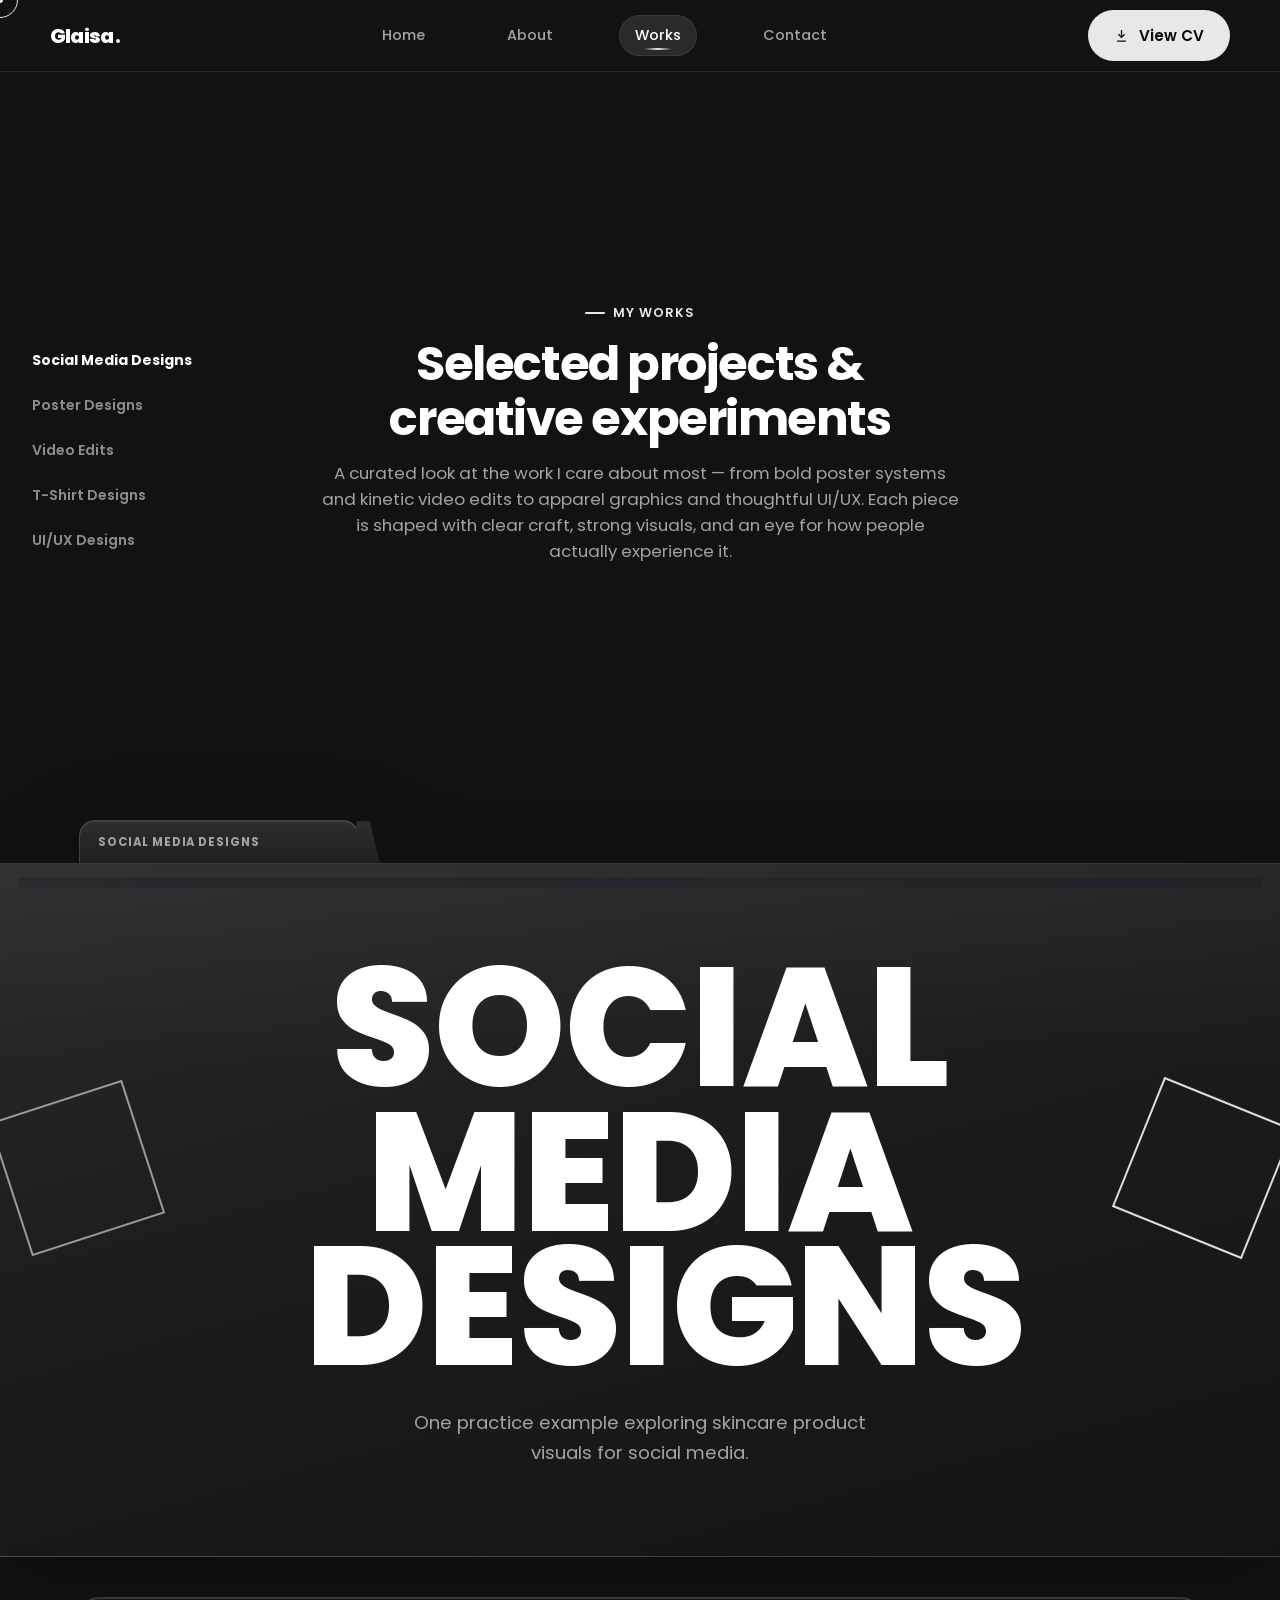
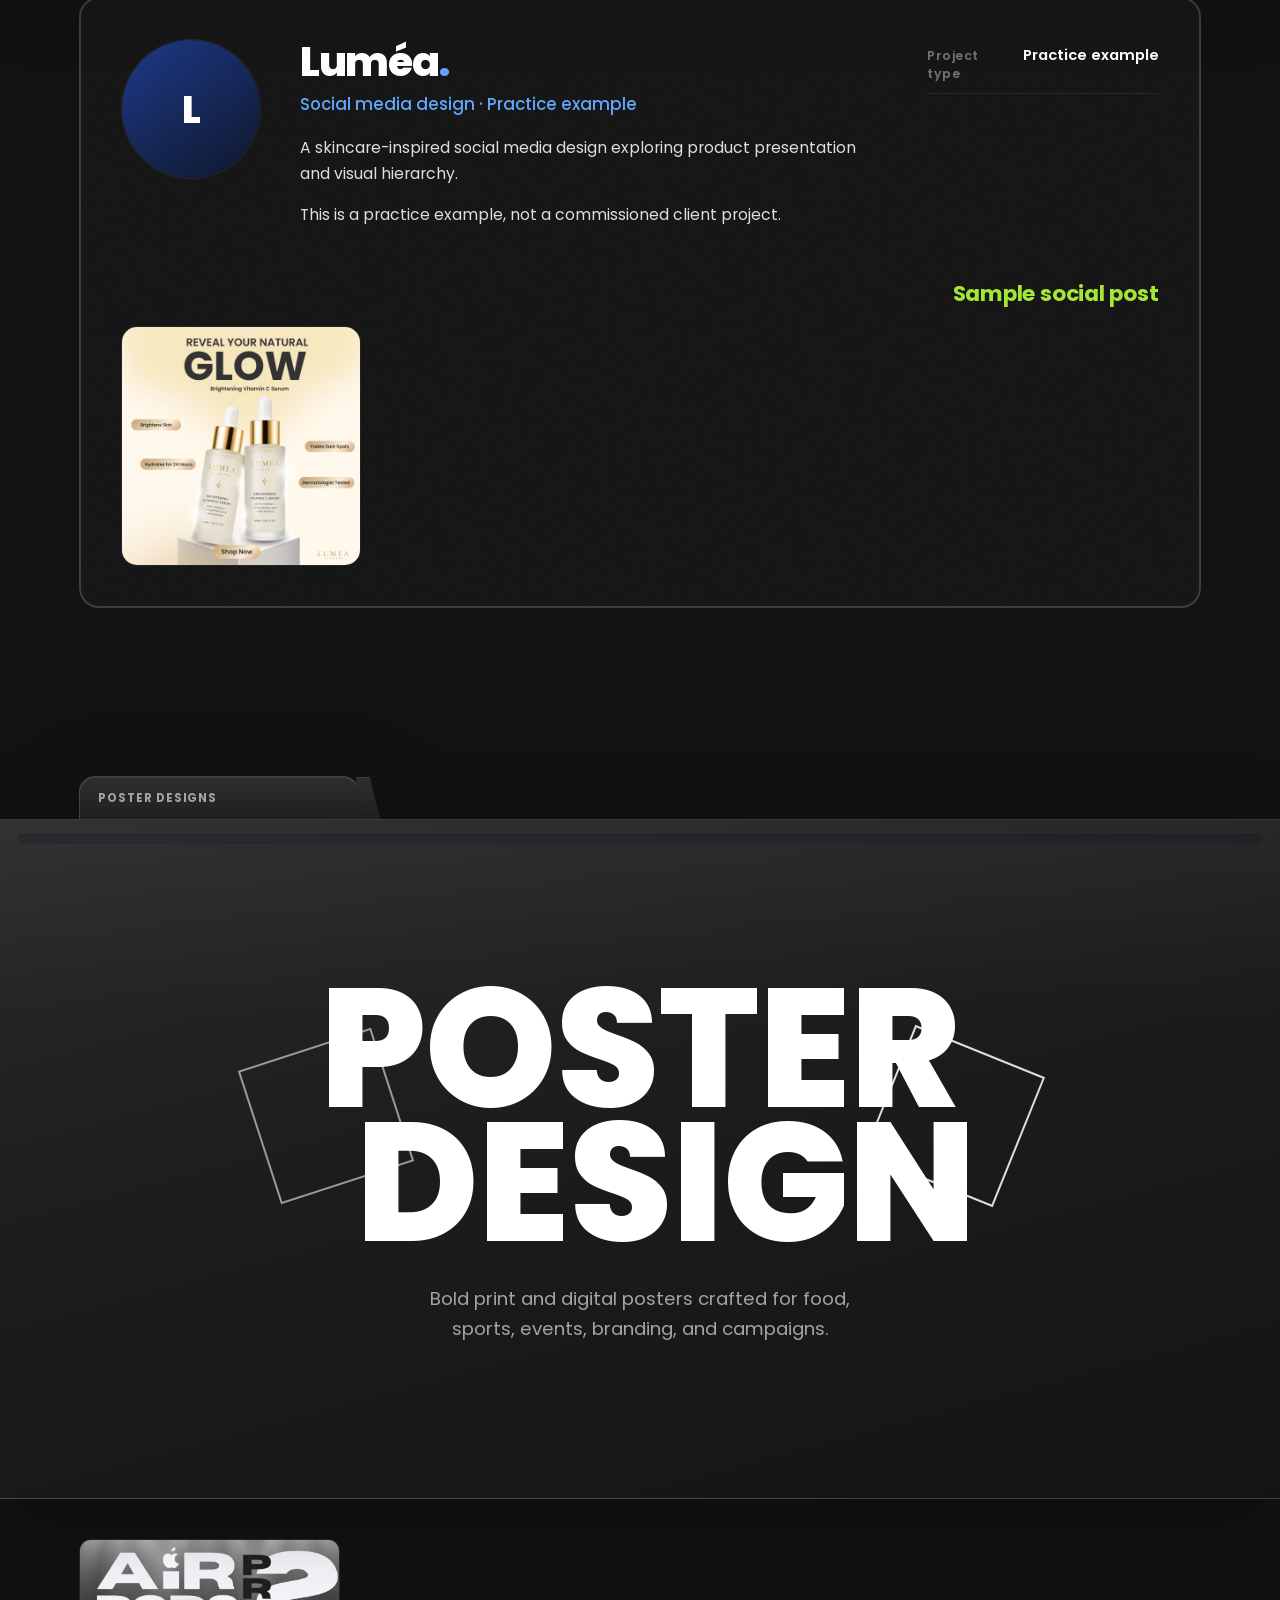
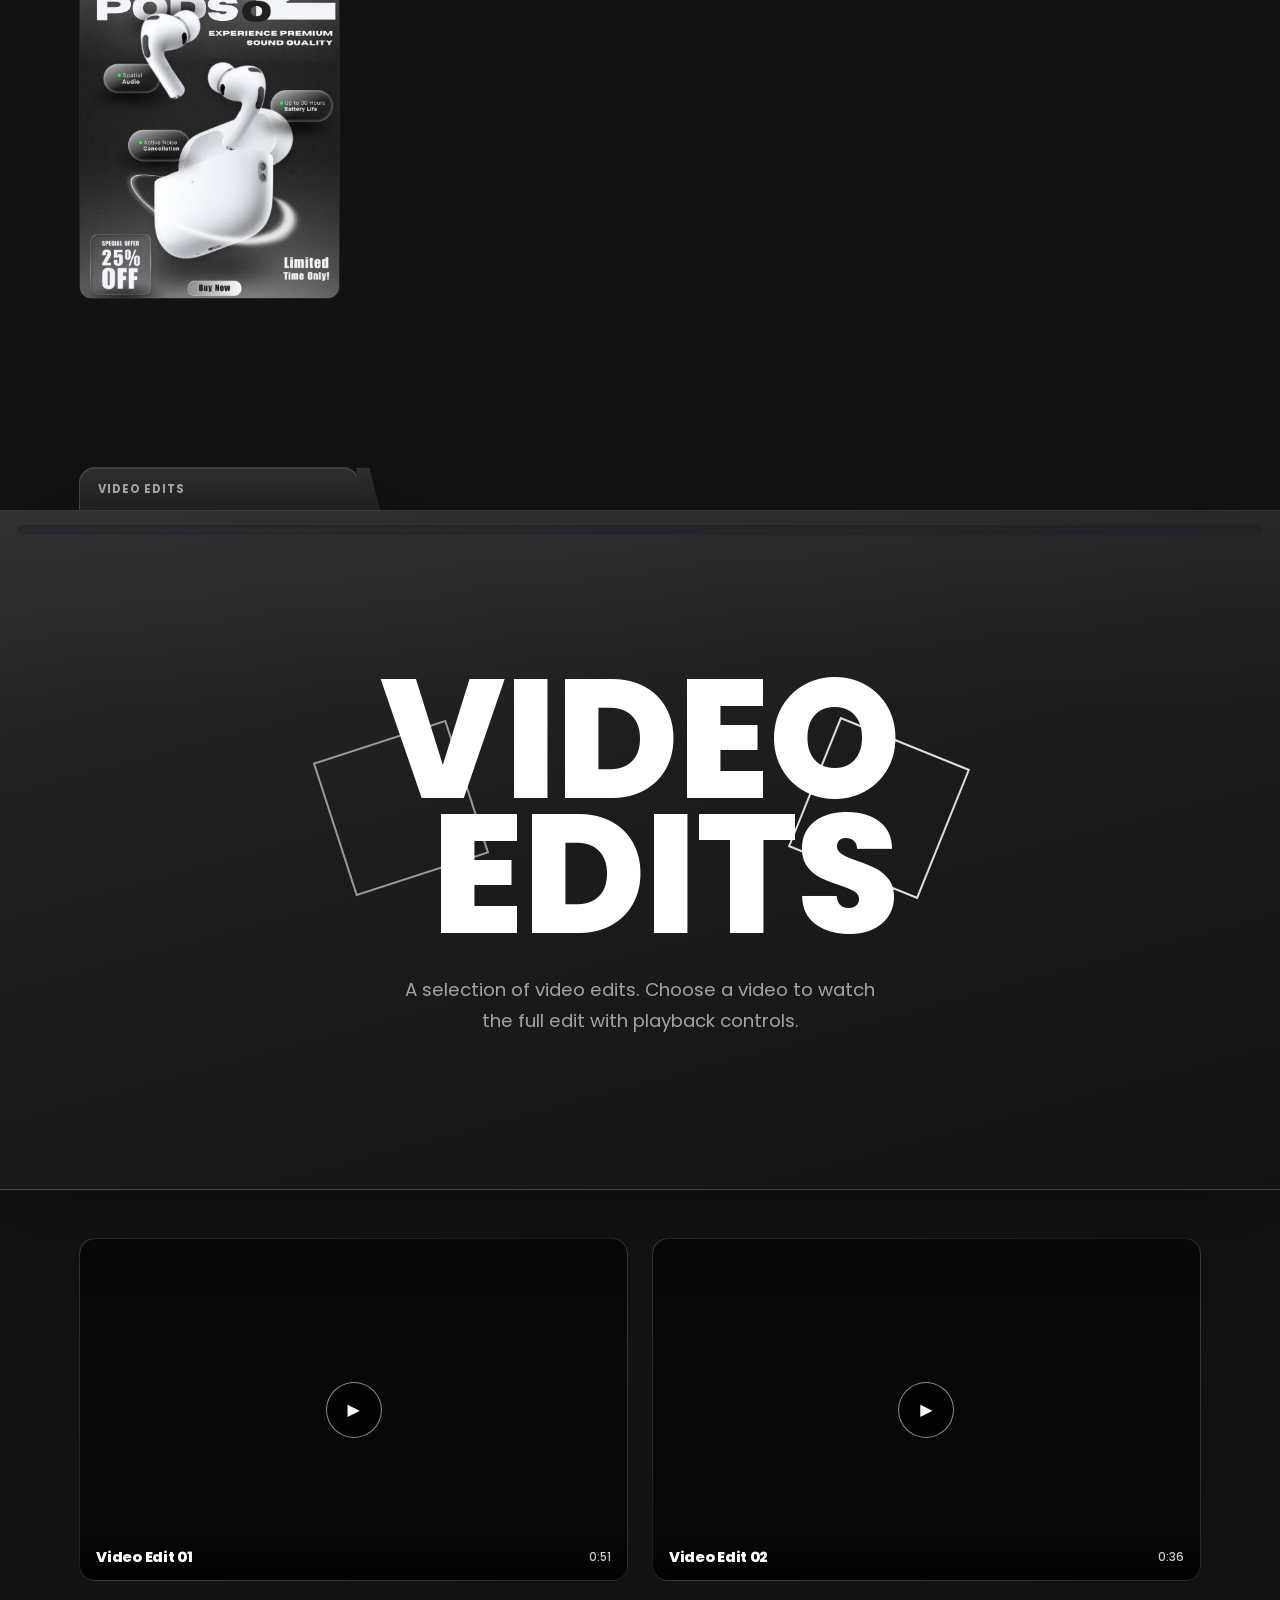
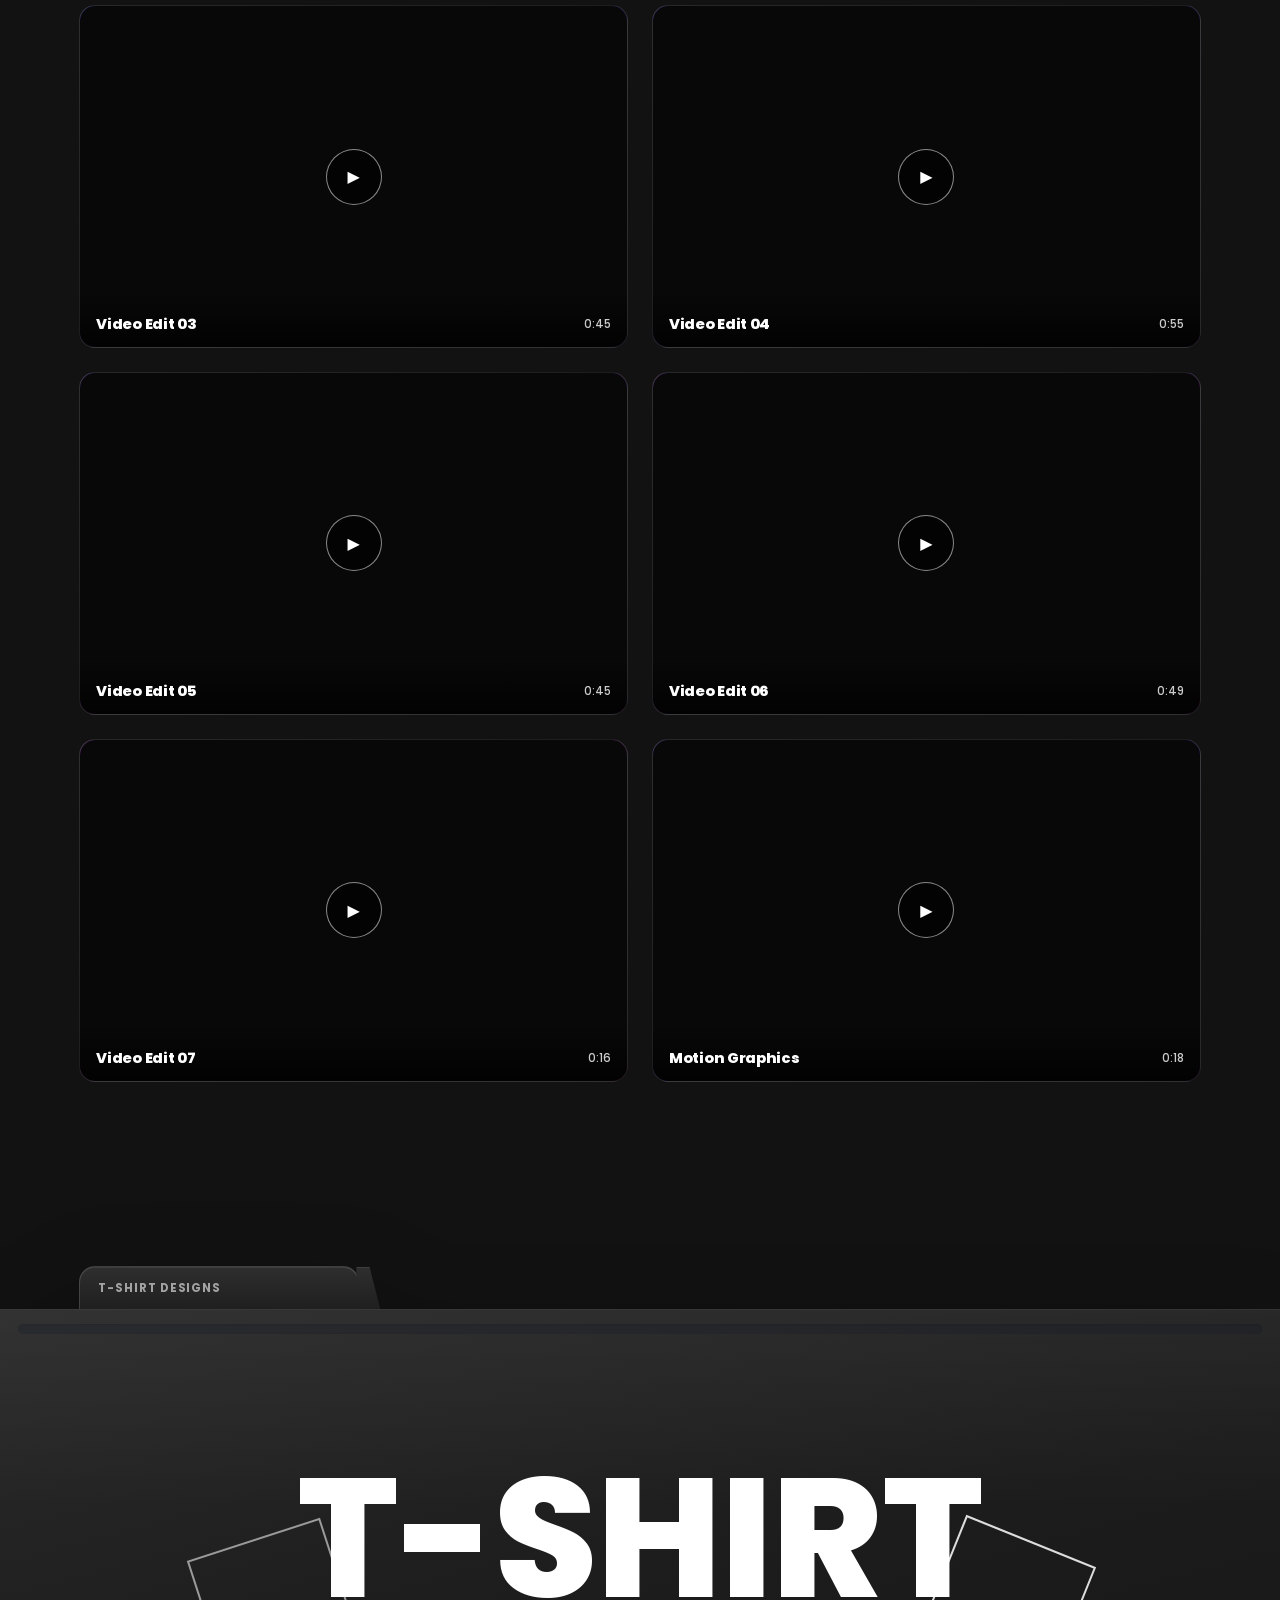
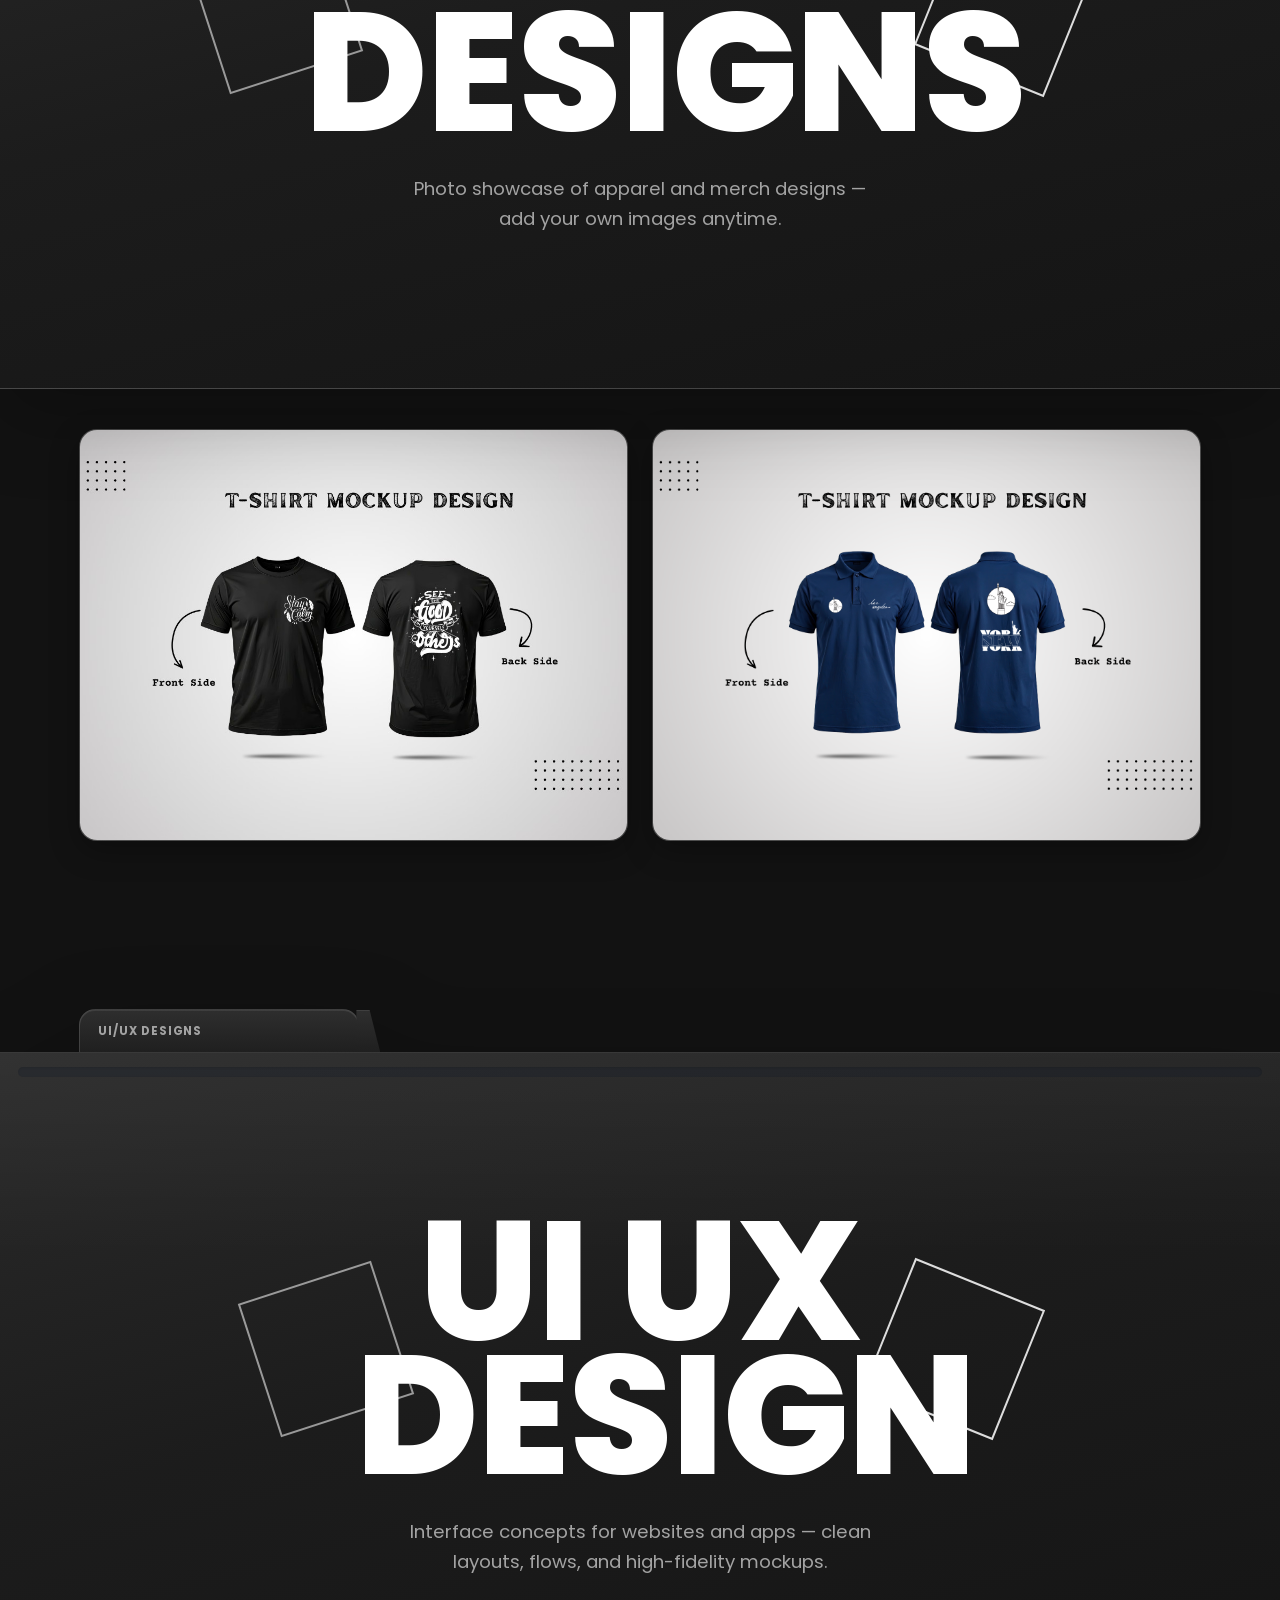
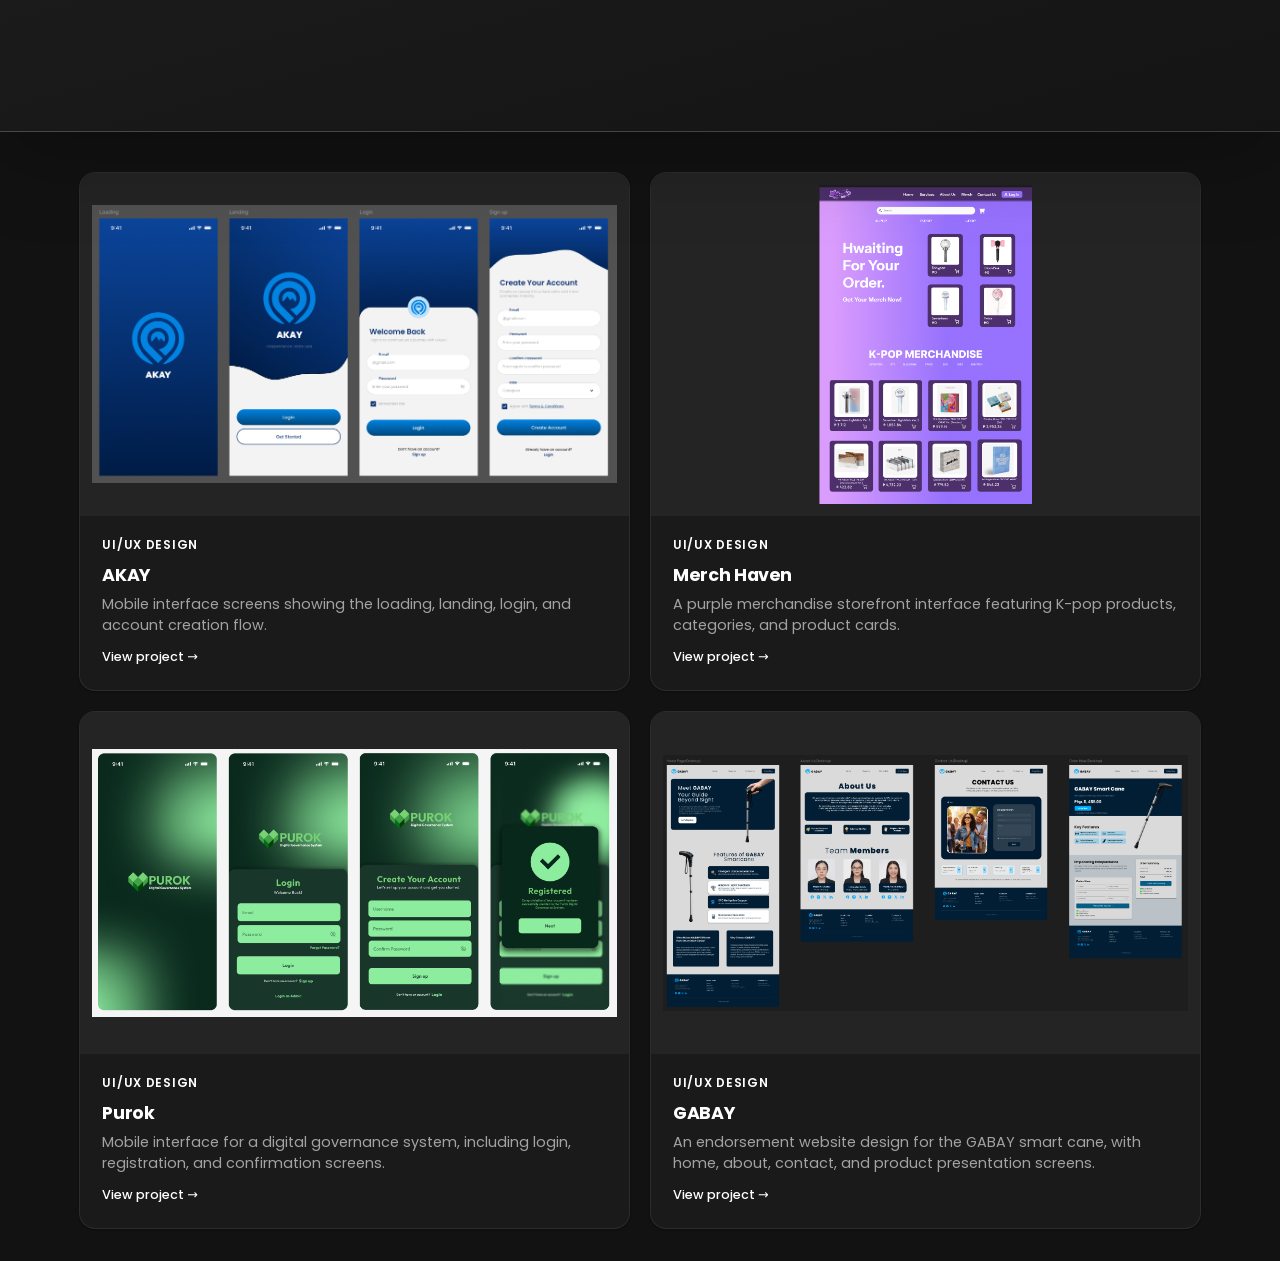
<file: pages/works.html>
<!DOCTYPE html>
<html lang="en">
<head>
  <meta charset="UTF-8" />
  <meta name="viewport" content="width=device-width, initial-scale=1.0" />
  <meta name="description" content="Glaisa — Selected works in UI/UX, graphic design, t-shirt design, and video editing." />
  <meta name="theme-color" content="#121212" />
  <title>Works — Glaisa</title>
  <link rel="preconnect" href="https://fonts.googleapis.com" />
  <link rel="preconnect" href="https://fonts.gstatic.com" crossorigin />
  <link href="https://fonts.googleapis.com/css2?family=Manrope:wght@500;600;700;800&family=Poppins:wght@400;500;600;700&display=swap" rel="stylesheet" />
  <link rel="stylesheet" href="../css/style.css" />
  <link rel="stylesheet" href="../css/responsive.css" />
  <link rel="icon" href="data:image/svg+xml,<svg xmlns='http://www.w3.org/2000/svg' viewBox='0 0 100 100'><rect width='100' height='100' rx='22' fill='%23121212'/><text x='50' y='64' text-anchor='middle' font-size='48' font-family='Arial' font-weight='700' fill='white'>A</text></svg>" />
  <link rel="stylesheet" href="../css/enhancements.css" />
</head>
<body>
  <a class="skip-link" href="#main">Skip to content</a>
  <div class="scroll-progress" role="presentation"></div>
  <div class="cursor-dot" aria-hidden="true"></div>
  <div class="cursor-ring" aria-hidden="true"></div>

  <header class="nav is-scrolled" id="top">
    <div class="container nav-inner">
      <a href="../index.html" class="logo" aria-label="Home">Glaisa<span>.</span></a>
      <nav class="nav-links" id="primary-navigation" aria-label="Primary">
        <a href="../index.html">Home</a>
        <a href="about.html">About</a>
        <a href="works.html" class="is-active" aria-current="page">Works</a>
        <a href="contact.html">Contact</a>
      </nav>
      <div class="nav-actions">
        <a class="btn btn-primary nav-resume" data-resume href="about.html#cv-profile">
          <svg viewBox="0 0 24 24" fill="none" stroke="currentColor" stroke-width="2" aria-hidden="true"><path d="M12 3v12"/><path d="m7 10 5 5 5-5"/><path d="M5 21h14"/></svg>
          View CV
        </a>
        <button class="nav-toggle" type="button" aria-label="Open menu" aria-controls="primary-navigation" aria-expanded="false">
          <span></span><span></span><span></span>
        </button>
      </div>
    </div>
  </header>

  <aside class="works-side-nav" aria-label="Work categories">
    <nav class="works-side-links" id="worksSideNav">
      <a href="#works-social" data-works-nav="social">Social Media Designs</a>
      <a href="#works-graphic" data-works-nav="graphic">Poster Designs</a>
      <a href="#works-video" data-works-nav="video">Video Edits</a>
      <a href="#works-tshirt" data-works-nav="tshirt">T-Shirt Designs</a>
      <a href="#works-uiux" data-works-nav="uiux">UI/UX Designs</a>
    </nav>
  </aside>

  <main id="main">
    <section class="section works-section works-page" id="works">
      <div class="works-main">
        <div class="works-intro" data-reveal>
          <div class="section-head">
            <p class="section-eyebrow">My Works</p>
            <h2 class="section-titleWorks">Selected projects &amp;<br>creative experiments</h2>
            <p class="section-desc">A curated look at the work I care about most — from bold poster systems and kinetic video edits to apparel graphics and thoughtful UI/UX. Each piece is shaped with clear craft, strong visuals, and an eye for how people actually experience it.</p>
          </div>
        </div>
        <div id="worksCategories"></div>
        <div class="empty-state" id="projectsEmpty">No projects match your search. Try another term.</div>
      </div>
    </section>
  </main>

  <button class="back-top" type="button" aria-label="Back to top">
    <svg viewBox="0 0 24 24" fill="none" stroke="currentColor" stroke-width="2"><path d="M12 19V5M5 12l7-7 7 7"/></svg>
  </button>

  <div class="modal" id="projectModal" role="dialog" aria-modal="true" aria-labelledby="modalTitle">
    <div class="modal-backdrop"></div>
    <div class="modal-panel">
      <button class="icon-btn modal-close" type="button" aria-label="Close dialog">
        <svg viewBox="0 0 24 24" fill="none" stroke="currentColor" stroke-width="2"><path d="M18 6 6 18M6 6l12 12"/></svg>
      </button>
      <div class="modal-media" id="modalMedia"></div>
      <div class="modal-body">
        <div class="project-cat" id="modalCat"></div>
        <h2 id="modalTitle"></h2>
        <p id="modalDesc"></p>
        <div class="modal-actions">
          <a class="btn btn-primary" id="modalLink" href="#">View Project</a>
        </div>
      </div>
    </div>
  </div>

  <script src="../js/data.js"></script>
  <script src="../js/main.js"></script>
</body>
</html>
</file>
<file: css/style.css>
/* =========================================================
   Portfolio ? Design Tokens & Base
   ========================================================= */
:root {
  --bg: #121212;
  --bg-elevated: #1a1a1a;
  --bg-soft: #242424;
  --text: #ffffff;
  --text-muted: #a3a3a3;
  --text-soft: #737373;
  --border: rgba(255, 255, 255, 0.08);
  --border-strong: rgba(255, 255, 255, 0.14);
  --accent: #e8e8e8;
  --accent-hover: #ffffff;
  --accent-soft: rgba(255, 255, 255, 0.1);
  --accent-glow: rgba(0, 0, 0, 0.35);
  --ink: #0a0a0a;
  --shadow-sm: 0 1px 2px rgba(0, 0, 0, 0.35);
  --shadow-md: 0 8px 24px rgba(0, 0, 0, 0.4);
  --shadow-lg: 0 20px 50px rgba(0, 0, 0, 0.5);
  --radius: 16px;
  --radius-sm: 10px;
  --radius-lg: 24px;
  --radius-full: 999px;
  --nav-h: 72px;
  --container: 1180px;
  --font-display:"Poppins", system-ui, sans-serif;
  --font-body: "Poppins", system-ui, sans-serif;
  --ease: cubic-bezier(0.22, 1, 0.36, 1);
  --glass: rgba(18, 18, 18, 0.78);
  --cursor-size: 12px;
  --transition: 0.35s var(--ease);
  --works-bg: #121212;
  --works-folder: linear-gradient(165deg, #2a2a2a 0%, #1c1c1c 45%, #141414 100%);
  --works-folder-border: rgba(255, 255, 255, 0.14);
  --works-folder-tab: linear-gradient(180deg, #2e2e2e 0%, #1f1f1f 100%);
  --works-title-secondary: #ffffff;
  --works-side: rgba(163, 163, 163, 0.85);
  --works-side-active: #ffffff;
  --works-gap: clamp(70px, 6.20vw, 100px);
  color-scheme: dark;
}

*,
*::before,
*::after {
  box-sizing: border-box;
  margin: 0;
  padding: 0;
  font-family: "Poppins", system-ui, sans-serif;
}

html {
  scroll-behavior: smooth;
  scroll-padding-top: calc(var(--nav-h) + 16px);
  overflow-x: clip;
}

body.home {
  background: #0a0a0a;
}

body.home .nav:not(.is-scrolled) {
  background: transparent;
}

body.has-custom-cursor {
  cursor: none;
}

body.has-custom-cursor a,
body.has-custom-cursor button,
body.has-custom-cursor input,
body.has-custom-cursor textarea,
body.has-custom-cursor .project-card,
body.has-custom-cursor .skill-card,
body.has-custom-cursor .soft-card {
  cursor: none;
}

img {
  max-width: 100%;
  display: block;
  height: auto;
}

a {
  color: inherit;
  text-decoration: none;
}

ul {
  list-style: none;
}

button,
input,
textarea {
  font: inherit;
  color: inherit;
  border: none;
  background: none;
}

button {
  cursor: pointer;
}

:focus-visible {
  outline: 2px solid var(--accent);
  outline-offset: 3px;
}

.skip-link {
  position: absolute;
  left: 16px;
  top: -60px;
  z-index: 10000;
  background: var(--accent);
  color: var(--ink);
  padding: 10px 16px;
  border-radius: var(--radius-sm);
  transition: top 0.2s;
}

.skip-link:focus {
  top: 16px;
}

.container {
  width: min(100% - 40px, var(--container));
  margin-inline: auto;
}

.section {
  padding: clamp(72px, 10vw, 120px) 0;
  position: relative;
  isolation: isolate;
}

.section-head,
.section .container,
.section .about-grid,
.section .skills-grid,
.section .software-grid,
.section .contact-grid {
  position: relative;
  z-index: 1;
}

.section-head {
  max-width: 640px;
  margin-bottom: clamp(40px, 6vw, 64px);
  position: relative;
  padding-left: 18px;
}

.section-head::before {
  content: "";
  position: absolute;
  left: 0;
  top: 4px;
  bottom: 4px;
  width: 2px;
  border-radius: 999px;
  background: linear-gradient(180deg, #ffffff, transparent);
  box-shadow: none;
}

.section-head::after {
  content: "";
  position: absolute;
  left: -3px;
  top: 4px;
  width: 8px;
  height: 8px;
  border-radius: 50%;
  background: #ffffff;
  box-shadow: none;
}

.section-eyebrow {
  display: inline-flex;
  align-items: center;
  gap: 8px;
  font-size: 0.8rem;
  font-weight: 600;
  letter-spacing: 0.08em;
  text-transform: uppercase;
  color: var(--accent);
  margin-bottom: 14px;
}

.section-eyebrow::before {
  content: "";
  width: 20px;
  height: 2px;
  background: var(--accent);
  border-radius: 2px;
}

.section-titleWorks {
  font-family: var(--font-display);
  font-size: clamp(3rem,5vw, 3rem);
  font-weight: 700;
  letter-spacing: -0.03em;
  line-height: 1.15;
  margin-bottom: 14px;
  
}

.section-desc {
  color: var(--text-muted);
  font-size: 1.05rem;
  max-width: 52ch;
}

/* =========================================================
   Loader
   ========================================================= */
.page-loader {
  position: fixed;
  inset: 0;
  z-index: 9999;
  display: grid;
  place-items: center;
  background: var(--bg);
  transition: opacity 0.6s var(--ease), visibility 0.6s;
}

.page-loader.is-done {
  opacity: 0;
  visibility: hidden;
  pointer-events: none;
}

.loader-mark {
  font-family: var(--font-display);
  font-weight: 800;
  font-size: 1.5rem;
  letter-spacing: -0.04em;
  position: relative;
}

.loader-mark span {
  color: var(--accent);
}

.loader-bar {
  width: 120px;
  height: 3px;
  margin-top: 20px;
  background: var(--bg-soft);
  border-radius: var(--radius-full);
  overflow: hidden;
}

.loader-bar::after {
  content: "";
  display: block;
  height: 100%;
  width: 40%;
  background: var(--accent);
  border-radius: inherit;
  animation: loaderSlide 0.9s var(--ease) infinite;
}

@keyframes loaderSlide {
  0% { transform: translateX(-100%); }
  100% { transform: translateX(300%); }
}

/* =========================================================
   Portfolio intro — design-tool canvas
   ========================================================= */
body.is-intro-lock {
  overflow: hidden;
}

.portfolio-intro {
  position: fixed;
  inset: 0;
  z-index: 9998;
  display: grid;
  place-items: center;
  color: #f5f5f5;
  opacity: 0;
  visibility: hidden;
  pointer-events: none;
  overflow: hidden;
  background: #121212;
  transition: opacity 0.7s var(--ease), visibility 0.7s;
}

.portfolio-intro.is-visible {
  opacity: 1;
  visibility: visible;
  pointer-events: auto;
}

.portfolio-intro.is-leaving {
  opacity: 0;
  visibility: hidden;
  pointer-events: none;
  transition: opacity 0.85s var(--ease), visibility 0.85s;
}

.intro-atmosphere {
  position: absolute;
  inset: 0;
  background:
    radial-gradient(ellipse 70% 55% at 50% 35%, rgba(255, 255, 255, 0.06), transparent 70%),
    radial-gradient(ellipse 45% 40% at 15% 80%, rgba(255, 255, 255, 0.03), transparent 65%),
    radial-gradient(ellipse 40% 35% at 90% 70%, rgba(255, 255, 255, 0.04), transparent 60%),
    linear-gradient(165deg, #1a1a1a 0%, #121212 45%, #0e0e0e 100%);
}

.intro-atmosphere::after {
  content: "";
  position: absolute;
  inset: 0;
  opacity: 0.22;
  mix-blend-mode: overlay;
  pointer-events: none;
  background-image: url("data:image/svg+xml,%3Csvg viewBox='0 0 200 200' xmlns='http://www.w3.org/2000/svg'%3E%3Cfilter id='n'%3E%3CfeTurbulence type='fractalNoise' baseFrequency='0.85' numOctaves='4' stitchTiles='stitch'/%3E%3C/filter%3E%3Crect width='100%25' height='100%25' filter='url(%23n)'/%3E%3C/svg%3E");
  background-size: 180px 180px;
}

.intro-topo {
  position: absolute;
  inset: 0;
  width: 100%;
  height: 100%;
  opacity: 0.14;
  stroke: rgba(255, 255, 255, 0.35);
  stroke-width: 1;
  pointer-events: none;
}

.intro-curve {
  position: absolute;
  top: 8%;
  bottom: 8%;
  width: 2px;
  border-radius: 999px;
  pointer-events: none;
  background: transparent;
  border-left: 2px dashed rgba(255, 255, 255, 0.35);
  opacity: 0;
}

.intro-curve-left {
  left: 5%;
  transform-origin: top;
  transform: scaleY(0);
}

.intro-curve-right {
  right: 5%;
  transform-origin: bottom;
  transform: scaleY(0);
  border-left-color: rgba(255, 255, 255, 0.28);
}

.portfolio-intro.is-visible .intro-curve-left {
  animation: introDrawCurve 1.1s cubic-bezier(0.22, 1, 0.36, 1) 0.2s forwards;
}

.portfolio-intro.is-visible .intro-curve-right {
  animation: introDrawCurve 1.1s cubic-bezier(0.22, 1, 0.36, 1) 0.35s forwards;
}

.intro-spark {
  position: absolute;
  width: 10px;
  height: 10px;
  background: #e8e8e8;
  clip-path: polygon(50% 0%, 61% 35%, 98% 35%, 68% 57%, 79% 91%, 50% 70%, 21% 91%, 32% 57%, 2% 35%, 39% 35%);
  opacity: 0;
  filter: drop-shadow(0 0 8px rgba(255, 255, 255, 0.45));
}

.intro-spark-a { top: 18%; left: 18%; }
.intro-spark-b { top: 28%; right: 16%; width: 8px; height: 8px; }
.intro-spark-c { bottom: 22%; left: 28%; width: 7px; height: 7px; }

.portfolio-intro.is-visible .intro-spark {
  animation: introSpark 0.5s var(--ease) forwards;
}
.portfolio-intro.is-visible .intro-spark-a { animation-delay: 0.55s; }
.portfolio-intro.is-visible .intro-spark-b { animation-delay: 0.7s; }
.portfolio-intro.is-visible .intro-spark-c { animation-delay: 0.85s; }

.intro-toolbar {
  position: absolute;
  top: 22px;
  z-index: 3;
  display: flex;
  align-items: center;
  gap: 8px;
  padding: 8px 12px;
  border-radius: 12px;
  border: 1px solid rgba(255, 255, 255, 0.14);
  background: rgba(18, 18, 18, 0.55);
  backdrop-filter: blur(10px);
  opacity: 0;
  transform: translateY(-10px);
}

.portfolio-intro.is-visible .intro-toolbar {
  animation: introRise 0.55s var(--ease) 0.12s forwards;
}

.intro-toolbar-left { left: 24px; }
.intro-toolbar-right { right: 24px; gap: 6px; }

.intro-toolbar-left span {
  width: 14px;
  height: 14px;
  border-radius: 4px;
  border: 1.5px solid rgba(255, 255, 255, 0.45);
}

.intro-toolbar-left span:nth-child(1) { border-radius: 3px; }
.intro-toolbar-left span:nth-child(2) {
  clip-path: polygon(20% 10%, 80% 50%, 20% 90%);
  border: none;
  background: rgba(255, 255, 255, 0.7);
}
.intro-toolbar-left span:nth-child(3) { border-radius: 50%; }
.intro-toolbar-left span:nth-child(5) {
  box-shadow: inset 0 0 0 1px rgba(255, 255, 255, 0.35);
}

.intro-toolbar-right i {
  width: 9px;
  height: 9px;
  border-radius: 50%;
  background: #e8e8e8;
  box-shadow: 0 0 10px rgba(255, 255, 255, 0.25);
}
.intro-toolbar-right i:nth-child(2) { background: #cfcfcf; }
.intro-toolbar-right i:nth-child(3) { background: #a3a3a3; }

.intro-canvas {
  position: relative;
  z-index: 2;
  width: min(100% - 32px, 1480px);
  text-align: center;
}

.intro-frame {
  position: relative;
  width: fit-content;
  max-width: 100%;
  margin: 0 auto;
  padding: clamp(36px, 5vw, 72px) clamp(36px, 5.5vw, 88px);
  border: 1px solid rgba(255, 255, 255, 0.22);
  background: linear-gradient(180deg, rgba(255, 255, 255, 0.04), rgba(255, 255, 255, 0.015));
  opacity: 0;
  transform: scale(0.98);
  overflow: visible;
}

.portfolio-intro.is-visible .intro-frame {
  animation: introFrameIn 0.7s cubic-bezier(0.16, 1, 0.3, 1) 0.2s forwards;
}

.intro-handle {
  position: absolute;
  width: 10px;
  height: 10px;
  background: #121212;
  border: 1.5px solid rgba(255, 255, 255, 0.75);
  box-shadow: 0 0 0 1px rgba(255, 255, 255, 0.15);
}

.intro-handle.tl { top: -5px; left: -5px; }
.intro-handle.tr { top: -5px; right: -5px; }
.intro-handle.bl { bottom: -5px; left: -5px; }
.intro-handle.br { bottom: -5px; right: -5px; }

.intro-cursor {
  position: absolute;
  right: -18px;
  bottom: -22px;
  width: 16px;
  height: 16px;
  background:
    linear-gradient(135deg, #fff 0 42%, transparent 43%),
    linear-gradient(225deg, transparent 50%, #cfcfcf 51%);
  clip-path: polygon(0 0, 100% 70%, 55% 70%, 70% 100%, 45% 100%, 30% 70%, 0 85%);
  filter: drop-shadow(0 4px 8px rgba(0, 0, 0, 0.45));
  animation: introCursorTap 1.8s ease-in-out infinite 0.9s;
}

.intro-title {
  margin: 0;
  display: flex;
  flex-wrap: nowrap;
  justify-content: center;
  align-items: center;
  gap: 0.01em;
  font-family: var(--font-display);
  font-size: clamp(8.5rem, 20vw, 15.5rem);
  font-weight: 800;
}

.intro-ch {
  display: inline-block;
  line-height: 1;
}

.intro-o {
  position: relative;
  display: inline-flex;
  align-items: center;
  justify-content: center;
  width: 0.72em;
  height: 0.78em;
  flex-shrink: 0;
  overflow: visible;
}

.intro-o-ring {
  position: relative;
  z-index: 1;
  width: 0.58em;
  height: 0.58em;
  border: 0.09em solid #e8e8e8;
  border-radius: 50%;
  box-sizing: border-box;
  background: transparent;
}

.intro-o-line {
  position: absolute;
  left: 50%;
  width: 0.09em;
  background: #e8e8e8;
  z-index: 2;
  transform: translateX(-50%) scaleY(0);
}

.intro-o-top .intro-o-line {
  bottom: calc(50% - 0.01em);
  height: min(46vh, 360px);
  transform-origin: bottom center;
}

.intro-o-bottom .intro-o-line {
  top: calc(50% - 0.01em);
  height: min(46vh, 360px);
  transform-origin: top center;
}

.portfolio-intro.is-visible .intro-o-top .intro-o-line {
  animation: introDrawO 1.05s cubic-bezier(0.22, 1, 0.36, 1) 0.35s forwards;
}

.portfolio-intro.is-visible .intro-o-bottom .intro-o-line {
  animation: introDrawO 1.05s cubic-bezier(0.22, 1, 0.36, 1) 0.55s forwards;
}

.intro-tags {
  display: flex;
  flex-wrap: wrap;
  justify-content: center;
  gap: 10px;
  margin-top: clamp(18px, 3vw, 28px);
}

.intro-tags span {
  padding: 8px 14px;
  border-radius: 999px;
  border: 1px solid rgba(255, 255, 255, 0.16);
  background: rgba(18, 18, 18, 0.55);
  color: #d4d4d4;
  font-size: clamp(0.72rem, 1.4vw, 0.88rem);
  font-weight: 500;
  letter-spacing: 0.02em;
  opacity: 0;
  transform: translateY(10px);
}

.portfolio-intro.is-visible .intro-tags span {
  animation: introRise 0.5s var(--ease) forwards;
}
.portfolio-intro.is-visible .intro-tags span:nth-child(1) { animation-delay: 0.5s; }
.portfolio-intro.is-visible .intro-tags span:nth-child(2) { animation-delay: 0.6s; }
.portfolio-intro.is-visible .intro-tags span:nth-child(3) { animation-delay: 0.7s; }

.intro-meta {
  display: flex;
  align-items: flex-end;
  justify-content: flex-end;
  gap: 16px;
  margin-top: clamp(28px, 5vw, 48px);
  opacity: 0;
  transform: translateY(12px);
}

.portfolio-intro.is-visible .intro-meta {
  animation: introRise 0.55s var(--ease) 0.75s forwards;
}

.intro-credit {
  text-align: right;
}

.intro-name {
  margin: 0 0 6px;
  font-family: var(--font-display);
  font-size: clamp(0.9rem, 1.6vw, 1.05rem);
  font-weight: 700;
  letter-spacing: 0.14em;
  text-transform: uppercase;
  color: #ffffff;
}

.intro-link {
  font-size: 0.78rem;
  color: rgba(255, 255, 255, 0.62);
  word-break: break-all;
}

.intro-link:hover {
  color: #ffffff;
}

.intro-progress {
  position: absolute;
  left: 0;
  right: 0;
  bottom: 0;
  height: 2px;
  background: rgba(255, 255, 255, 0.08);
  z-index: 4;
}

.intro-progress span {
  display: block;
  height: 100%;
  width: 0%;
  background: linear-gradient(90deg, #ffffff, #a3a3a3);
}

.portfolio-intro.is-timing .intro-progress span {
  animation: introFill 2s linear forwards;
}

.intro-skip {
  position: absolute;
  right: 24px;
  bottom: 24px;
  z-index: 5;
  padding: 10px 14px;
  border-radius: 999px;
  border: 1px solid rgba(255, 255, 255, 0.16);
  background: rgba(18, 18, 18, 0.55);
  color: rgba(255, 255, 255, 0.85);
  font-size: 0.78rem;
  font-weight: 600;
  letter-spacing: 0.06em;
  text-transform: uppercase;
  backdrop-filter: blur(8px);
  opacity: 0;
}

.portfolio-intro.is-visible .intro-skip {
  animation: introRise 0.5s var(--ease) 0.85s forwards;
}

.intro-skip:hover {
  border-color: #ffffff;
  color: #fff;
}

@keyframes introFrameIn {
  to {
    opacity: 1;
    transform: scale(1);
  }
}

@keyframes introRise {
  to {
    opacity: 1;
    transform: translateY(0);
  }
}

@keyframes introDrawCurve {
  to {
    opacity: 1;
    transform: scaleY(1);
  }
}

@keyframes introDrawO {
  to {
    transform: translateX(-50%) scaleY(1);
  }
}

@keyframes introSpark {
  to { opacity: 1; }
}

@keyframes introCursorTap {
  0%, 100% { transform: translate(0, 0); }
  50% { transform: translate(2px, 3px); }
}

@keyframes introFill {
  to { width: 100%; }
}

@media (prefers-reduced-motion: reduce) {
  .intro-curve,
  .intro-spark,
  .intro-toolbar,
  .intro-frame,
  .intro-tags span,
  .intro-meta,
  .intro-skip,
  .intro-progress span,
  .intro-cursor,
  .intro-o-line {
    animation: none !important;
  }

  .portfolio-intro.is-visible .intro-curve,
  .portfolio-intro.is-visible .intro-spark,
  .portfolio-intro.is-visible .intro-toolbar,
  .portfolio-intro.is-visible .intro-frame,
  .portfolio-intro.is-visible .intro-tags span,
  .portfolio-intro.is-visible .intro-meta,
  .portfolio-intro.is-visible .intro-skip {
    opacity: 1;
    transform: none;
  }

  .portfolio-intro.is-visible .intro-o-line {
    transform: translateX(-50%) scaleY(1);
  }
}


/* =========================================================
   Scroll progress / Cursor
   ========================================================= */
.scroll-progress {
  position: fixed;
  top: 0;
  left: 0;
  height: 3px;
  width: 0%;
  background: linear-gradient(90deg, #ffffff, #a3a3a3);
  z-index: 1000;
  transform-origin: left;
}

.cursor-dot,
.cursor-ring {
  pointer-events: none;
  position: fixed;
  top: 0;
  left: 0;
  border-radius: 50%;
  z-index: 10000;
  transform: translate(-50%, -50%);
  opacity: 0;
  transition: opacity 0.25s;
}

body.has-custom-cursor .cursor-dot,
body.has-custom-cursor .cursor-ring {
  opacity: 1;
}

.cursor-dot {
  width: 6px;
  height: 6px;
  background: var(--accent);
}

.cursor-ring {
  width: 36px;
  height: 36px;
  border: 1.5px solid var(--accent);
  transition: width 0.25s var(--ease), height 0.25s var(--ease), background 0.25s, border-color 0.25s;
}

.cursor-ring.is-hover {
  width: 56px;
  height: 56px;
  background: var(--accent-soft);
  border-color: transparent;
}

@media (pointer: coarse) {
  body.has-custom-cursor { cursor: auto; }
  .cursor-dot, .cursor-ring { display: none !important; }
}

/* =========================================================
   Navigation
   ========================================================= */
.nav {
  position: fixed;
  top: 0;
  left: 0;
  right: 0;
  height: var(--nav-h);
  z-index: 900;
  transition: background 0.35s var(--ease), box-shadow 0.35s, backdrop-filter 0.35s;
}

.nav.is-scrolled {
  background: rgba(18, 18, 18, 0.82);
  backdrop-filter: blur(16px);
  -webkit-backdrop-filter: blur(16px);
  box-shadow: 0 12px 40px rgba(0, 0, 0, 0.35);
}

.nav.is-scrolled::after {
  content: "";
  position: absolute;
  left: 12%;
  right: 12%;
  bottom: 0;
  height: 1px;
  background: linear-gradient(90deg, transparent, rgba(255, 255, 255, 0.35), transparent);
}

.nav-inner {
  height: 100%;
  display: flex;
  align-items: center;
  justify-content: space-between;
  gap: 24px;
}

.logo {
  font-family: var(--font-display);
  font-weight: 800;
  font-size: 1.25rem;
  letter-spacing: -0.04em;
  display: inline-flex;
  align-items: center;
  gap: 2px;
}

.logo span {
  color: var(--accent);
}

.nav-links {
  display: flex;
  align-items: center;
  gap: 50px;
}

.nav-links a {
  position: relative;
  font-family: "Poppins", system-ui, sans-serif;
  font-size: 0.9rem;
  font-weight: 500;
  color: var(--text-muted);
  padding: 10px 16px;
  border-radius: 999px;
  isolation: isolate;
  overflow: hidden;
  transition:
    color 0.35s var(--ease),
    transform 0.35s var(--ease),
    letter-spacing 0.35s var(--ease);
}

.nav-links a::before {
  content: "";
  position: absolute;
  inset: 0;
  z-index: -1;
  border-radius: inherit;
  background: linear-gradient(135deg, rgba(255, 255, 255, 0.14), rgba(255, 255, 255, 0.04));
  opacity: 0;
  transform: scale(0.72);
  transition:
    opacity 0.4s var(--ease),
    transform 0.45s cubic-bezier(0.22, 1, 0.36, 1);
}

.nav-links a::after {
  content: "";
  position: absolute;
  left: 50%;
  bottom: 6px;
  width: 0;
  height: 2px;
  border-radius: 999px;
  background: linear-gradient(90deg, transparent, #ffffff, transparent);
  transform: translateX(-50%);
  transition: width 0.4s cubic-bezier(0.22, 1, 0.36, 1);
  pointer-events: none;
}

.nav-links a:hover {
  color: #ffffff;
  transform: translateY(-2px);
  letter-spacing: 0.02em;
}

.nav-links a:hover::before {
  opacity: 1;
  transform: scale(1);
}

.nav-links a:hover::after {
  width: 42%;
}

.nav-links a.is-active {
  color: #ffffff;
  background: rgba(255, 255, 255, 0.1);
  box-shadow: inset 0 0 0 1px rgba(255, 255, 255, 0.08);
}

.nav-links a.is-active::before {
  opacity: 0;
  transform: scale(1);
}

.nav-links a.is-active::after {
  width: 36%;
  opacity: 0.9;
}

.nav-links a.is-active:hover {
  transform: translateY(-2px);
  background: rgba(255, 255, 255, 0.14);
}

.nav-actions {
  display: flex;
  align-items: center;
  gap: 10px;
}

.nav-resume {
  display: inline-flex;
  align-items: center;
  gap: 8px;
  padding: 10px 16px;
  font-size: 0.82rem;
  white-space: nowrap;
}

.nav-resume svg {
  width: 15px;
  height: 15px;
  flex-shrink: 0;
}

.icon-btn {
  width: 42px;
  height: 42px;
  border-radius: var(--radius-sm);
  display: grid;
  place-items: center;
  background: var(--bg-soft);
  color: var(--text);
  border: 1px solid var(--border);
  transition: transform var(--transition), background var(--transition), color var(--transition);
}

.icon-btn:hover {
  transform: translateY(-2px);
  background: var(--accent-soft);
  color: var(--accent);
}

.icon-btn svg {
  width: 18px;
  height: 18px;
}

.nav-toggle {
  display: none;
  width: 42px;
  height: 42px;
  padding: 0;
  border-radius: var(--radius-sm);
  border: 1px solid var(--border);
  background: var(--bg-soft);
  flex-direction: column;
  justify-content: center;
  align-items: center;
  gap: 5px;
  box-sizing: border-box;
}

.nav-toggle span {
  display: block;
  width: 18px;
  height: 2px;
  background: var(--text);
  border-radius: 2px;
  transition: transform 0.3s var(--ease), opacity 0.3s;
}

.nav-toggle.is-open span:nth-child(1) {
  transform: translateY(7px) rotate(45deg);
}
.nav-toggle.is-open span:nth-child(2) {
  opacity: 0;
}
.nav-toggle.is-open span:nth-child(3) {
  transform: translateY(-7px) rotate(-45deg);
}

/* =========================================================
   Buttons
   ========================================================= */
.btn {
  display: inline-flex;
  align-items: center;
  justify-content: center;
  gap: 10px;
  padding: 14px 26px;
  border-radius: var(--radius-full);
  font-weight: 600;
  font-size: 0.95rem;
  position: relative;
  overflow: hidden;
  transition: transform var(--transition), box-shadow var(--transition), background var(--transition), color var(--transition), border-color var(--transition);
}

.btn::after {
  content: "";
  position: absolute;
  width: 0;
  height: 0;
  border-radius: 50%;
  background: rgba(255, 255, 255, 0.35);
  transform: translate(-50%, -50%);
  transition: width 0.5s, height 0.5s;
}

.btn:active::after {
  width: 220px;
  height: 220px;
}

.btn-primary {
  background: var(--accent);
  color: var(--ink);
  box-shadow: none;
}

.btn-primary:hover {
  background: var(--accent-hover);
  transform: translateY(-2px);
}

.btn-ghost {
  background: transparent;
  color: var(--text);
  border: 1px solid var(--border-strong);
}

.btn-ghost:hover {
  border-color: var(--accent);
  color: var(--accent);
  transform: translateY(-2px);
}

.btn-group {
  display: flex;
  flex-wrap: wrap;
  gap: 12px;
}

/* =========================================================
   Hero — monochrome studio layout
   ========================================================= */
.hero {
  min-height: 100vh;
  padding-top: 0;
  padding-bottom: 0;
  display: flex;
  align-items: stretch;
  position: relative;
  overflow: clip;
  background: #0a0a0a;
}

.hero-bg {
  position: absolute;
  inset: 0;
  pointer-events: none;
  overflow: hidden;
  background-color: #0a0a0a;
}

.hero-bg-img {
  width: 100%;
  height: 100%;
  object-fit: cover;
  object-position: center center;
  display: block;
  transform: translateZ(0);
  image-rendering: auto;
  -webkit-backface-visibility: hidden;
  backface-visibility: hidden;
}

.hero-bg::before,
.hero-bg::after {
  display: none;
}

.hero-layout {
  display: grid;
  grid-template-columns: minmax(280px, 0.92fr) minmax(0, 1.2fr);
  gap: clamp(20px, 3vw, 48px);
  align-items: center;
  width: 100%;
  min-height: 100vh;
  position: relative;
  z-index: 1;
  padding-left: clamp(48px, 7vw, 110px);
  padding-right: clamp(16px, 3vw, 40px);
  padding-top: var(--nav-h);
}

.hero-content {
  padding-bottom: clamp(24px, 5vh, 48px);
  padding-right: clamp(8px, 2vw, 24px);
  padding-left: 0;
  align-self: center;
  max-width: 520px;
}

.hero-greeting {
  font-family: var(--font-body);
  font-size: clamp(2.45rem, 3.5vw, 2.85rem);
  color: #ffffff;
  font-weight: 500;
  letter-spacing: 0.01em;
  margin-top: 8rem;
}

.hero-name {
  font-family: var(--font-display);
  font-size: clamp(10.5rem, 25vw, 12.5rem);
  font-weight: 800;
  letter-spacing: -0.02em;
  line-height: 0.95;
  text-transform: uppercase;
  color: #ffffff;
  margin:0;
}

.hero-name span {
  background: none;
  -webkit-background-clip: unset;
  background-clip: unset;
  color: #ffffff;
  margin:0;
}

.hero-title {
  display: flex;
  align-items: baseline;
  min-height: 1.2em;
  font-family: var(--font-body);
  font-size: clamp(1.5rem, 4vw, 2.5rem);
  font-weight: 500;
  letter-spacing: 0.01em;
  margin-bottom: 10rem;
}

.hero-title-typed {
  background: linear-gradient(180deg, #ffffff 0%, #353535 100%);
  -webkit-background-clip: text;
  background-clip: text;
  color: transparent;
  -webkit-text-fill-color: transparent;
}

.hero-title-caret {
  display: inline-block;
  width: 0.08em;
  height: 1em;
  margin-left: 0.12em;
  background: #ffffff;
  vertical-align: -0.08em;
  animation: heroCaretBlink 0.85s steps(1) infinite;
}

@keyframes heroCaretBlink {
  0%,
  45% {
    opacity: 1;
  }
  50%,
  100% {
    opacity: 0;
  }
}

@media (prefers-reduced-motion: reduce) {
  .hero-title-caret {
    animation: none;
    opacity: 1;
  }
}

.hero-desc {
  color: #f2f2f2;
  font-size: clamp(0.95rem, 1.35vw, 1rem);
  max-width: 55rem;
  margin-bottom: 1.25rem;
  line-height: 1.7;
  font-weight: 400;
}

.hero-actions {
  display: flex;
  flex-wrap: wrap;
  align-items: center;
  gap: 18px 22px;
}

.hero-social {
  display: flex;
  gap: 12px;
  margin-top: 0;
}

.hero-cta {
  padding: 14px 28px;
  font-size: 0.95rem;
  font-weight: 700;
  background: #e6e6e6;
  color: #0a0a0a;
}

.hero-cta:hover {
  background: #ffffff;
}

.social-link {
  width: 42px;
  height: 42px;
  border-radius: 50%;
  display: grid;
  place-items: center;
  border: none;
  background: #e6e6e6;
  color: #0a0a0a;
  transition: transform var(--transition), background var(--transition), color var(--transition);
}

.social-link:hover {
  transform: translateY(-3px);
  background: #ffffff;
  border-color: transparent;
  color: #0a0a0a;
}

.social-link svg {
  width: 16px;
  height: 16px;
}

.hero-visual {
  position: relative;
  display: flex;
  justify-content: flex-end;
  align-items: flex-end;
  min-height: calc(100vh - var(--nav-h));
  width: 100%;
  align-self: stretch;
}

.hero-photo-wrap {
  position: relative;
  width: min(90vw, 850px);
  max-width: 100%;
  margin-right: 8rem;
  height: calc(100vh - var(--nav-h));
  display: flex;
  align-items: flex-end;
  justify-content: flex-end;
  right: 0;
}

.hero-photo {
  width: auto;
  max-width: 100%;
  height: 100%;
  object-fit: contain;
  object-position: right bottom;
  display: block;
  user-select: none;
  pointer-events: none;
  filter: grayscale(1) contrast(1.05) brightness(0.98);
}

.hero-tag {
  position: absolute;
  z-index: 2;
  padding: 10px 18px;
  border-radius: 999px;
  background: #f0f0f0;
  color: #0a0a0a;
  font-family: var(--font-body);
  font-size: clamp(0.72rem, 1.2vw, 0.88rem);
  font-weight: 600;
  letter-spacing: 0;
  white-space: nowrap;
  box-shadow: 0 8px 20px rgba(0, 0, 0, 0.25);
  animation: floatTag 4.8s ease-in-out infinite;
}

.hero-tag::after {
  content: "";
  position: absolute;
  width: 10px;
  height: 10px;
  background: #f0f0f0;
  transform: rotate(45deg);
}

.hero-tag-ui {
  top: 20%;
  right: 2%;
  animation-delay: 0s;
}

.hero-tag-ui::after {
  left: -4px;
  top: 50%;
  margin-top: -5px;
}

.hero-tag-graphic {
  top:50%;
  left: 15%;
  animation-delay: -1.6s;
}

.hero-tag-graphic::after {
  right: -4px;
  top: 50%;
  margin-top: -5px;
}

.hero-tag-video {
  bottom: 20%;
  right: -5%;
  animation-delay: -3.2s;
}

.hero-tag-video::after {
  left: -4px;
  top: 50%;
  margin-top: -5px;
}

@keyframes floatTag {
  0%, 100% { transform: translateY(0); }
  50% { transform: translateY(-10px); }
}

.scroll-hint {
  position: absolute;
  bottom: 28px;
  left: 50%;
  transform: translateX(-50%);
  display: flex;
  flex-direction: column;
  align-items: center;
  gap: 8px;
  color: var(--text-soft);
  font-size: 0.75rem;
  letter-spacing: 0.06em;
  text-transform: uppercase;
  z-index: 2;
}

.scroll-hint-line {
  width: 1px;
  height: 36px;
  background: linear-gradient(#ffffff, transparent);
  animation: scrollPulse 1.8s ease-in-out infinite;
}

@keyframes scrollPulse {
  0%, 100% { opacity: 0.3; transform: scaleY(0.7); }
  50% { opacity: 1; transform: scaleY(1); }
}

/* =========================================================
   About
   ========================================================= */
.about-section {
  position: relative;
  overflow: hidden;
  background:
    radial-gradient(ellipse 70% 55% at 8% 20%, rgba(255, 255, 255, 0.06), transparent 58%),
    radial-gradient(ellipse 55% 45% at 92% 70%, rgba(255, 255, 255, 0.04), transparent 60%),
    linear-gradient(165deg, #171717 0%, #101010 42%, #0b0b0b 100%);
}

.about-bg {
  position: absolute;
  inset: 0;
  pointer-events: none;
  z-index: 0;
  overflow: hidden;
}

.about-bg-glow {
  position: absolute;
  border-radius: 50%;
  filter: blur(70px);
  opacity: 0.45;
}

.about-bg-glow-a {
  width: min(52vw, 520px);
  height: min(52vw, 520px);
  top: -8%;
  left: -10%;
  background: radial-gradient(circle, rgba(80, 80, 80, 0.55), transparent 70%);
}

.about-bg-glow-b {
  width: min(48vw, 480px);
  height: min(48vw, 480px);
  right: -8%;
  bottom: 8%;
  background: radial-gradient(circle, rgba(120, 120, 120, 0.28), transparent 70%);
}

.about-bg-waves {
  position: absolute;
  left: 0;
  right: 0;
  bottom: 0;
  width: 100%;
  height: min(42%, 420px);
  opacity: 0.55;
}

.about-bg-waves .wave-a {
  fill: rgba(255, 255, 255, 0.035);
}

.about-bg-waves .wave-b {
  fill: rgba(255, 255, 255, 0.055);
}

.about-bg-waves .wave-c {
  fill: rgba(255, 255, 255, 0.08);
}

.about-section > .container {
  position: relative;
  z-index: 1;
}

.about-grid {
  display: grid;
  grid-template-columns: minmax(240px, 0.9fr) minmax(0, 1.2fr);
  gap: clamp(28px, 4.5vw, 56px);
  align-items: center;
}

.about-media {
  display: flex;
  flex-direction: column;
  align-items: flex-start;
  min-width: 0;
}

.about-photo {
  position: relative;
  width: 100%;
  border-radius: var(--radius-lg);
  overflow: hidden;
  background: #000;
  aspect-ratio: 4 / 5;
  max-height: min(640px, 78vh);
  box-shadow:
    0 24px 60px rgba(0, 0, 0, 0.45),
    0 0 0 1px rgba(255, 255, 255, 0.06);
}

.about-photo img {
  width: 100%;
  height: 100%;
  object-fit: cover;
  object-position: center top;
  display: block;
}

.about-content {
  display: flex;
  flex-direction: column;
  justify-content: center;
  gap: clamp(18px, 2.4vw, 28px);
  min-width: 0;
}

.about-heading {
  margin: 0;
  font-family: var(--font-display);
  font-size: clamp(1.7rem, 3.2vw, 2.45rem);
  font-weight: 800;
  letter-spacing: -0.035em;
  line-height: 1.15;
  color: var(--text);
  max-width: 18ch;
}

.about-text p {
  color: var(--text-muted);
  margin-bottom: 16px;
  font-size: 1.02rem;
}

.about-tags {
  display: flex;
  flex-wrap: wrap;
  gap: 8px;
  margin-top: 24px;
}

.tag {
  padding: 8px 14px;
  border-radius: var(--radius-full);
  background: var(--accent-soft);
  color: var(--accent);
  font-size: 0.82rem;
  font-weight: 600;
}

.edu-exp {
  display: grid;
  grid-template-columns: 1fr 1fr;
  gap: clamp(28px, 4vw, 48px);
  margin-top: clamp(48px, 7vw, 80px);
  align-items: stretch;
}

.edu-exp-col {
  display: flex;
  flex-direction: column;
  gap: 16px;
  min-height: 100%;
}

.edu-exp-col--education .timeline-card {
  flex: 1 1 0;
  display: flex;
  flex-direction: column;
  justify-content: center;
  min-height: 0;
  padding: clamp(28px, 3.5vw, 40px) 24px;
}

.edu-exp-heading {
  font-family: var(--font-display);
  font-size: 1.15rem;
  font-weight: 800;
  letter-spacing: -0.02em;
  margin-bottom: 4px;
  color: var(--text);
  flex-shrink: 0;
}

.timeline-card {
  padding: 22px 24px;
  border-radius: var(--radius);
  background: var(--bg-elevated);
  border: 1px solid var(--border);
  box-shadow: var(--shadow-sm);
  position: relative;
  overflow: hidden;
  transition: transform var(--transition), border-color var(--transition), box-shadow var(--transition);
}

.timeline-card::before {
  content: "";
  position: absolute;
  left: 0;
  top: 0;
  bottom: 0;
  width: 3px;
  background: linear-gradient(180deg, #ffffff, #737373);
}

.timeline-card:hover {
  transform: translateY(-4px);
  border-color: var(--border-strong);
  box-shadow: var(--shadow-md);
}

.timeline-year {
  font-size: 0.78rem;
  font-weight: 700;
  letter-spacing: 0.08em;
  text-transform: uppercase;
  color: var(--text-muted);
  margin-bottom: 10px;
}

.timeline-title {
  font-family: var(--font-display);
  font-size: 1.15rem;
  font-weight: 700;
  letter-spacing: -0.02em;
  margin-bottom: 6px;
  color: var(--text);
}

.timeline-detail {
  margin: 0;
  color: var(--text-muted);
  font-size: 0.95rem;
  line-height: 1.5;
}

.stats-grid {
  display: grid;
  grid-template-columns: repeat(4, minmax(0, 1fr));
  gap: 12px;
}

.stat-card {
  padding: 20px 16px;
  border-radius: var(--radius);
  background: var(--bg-elevated);
  border: 1px solid var(--border);
  box-shadow: var(--shadow-sm);
  transition: transform var(--transition), box-shadow var(--transition);
  position: relative;
  overflow: hidden;

}

.stat-card::before {
  content: "";
  position: absolute;
  inset: 0 auto auto 0;
  width: 100%;
  height: 2px;
  background: linear-gradient(90deg, #ffffff, transparent);
}

.stat-card:hover {
  transform: translateY(-4px);
  box-shadow: var(--shadow-md);
}

.stat-value {
  font-family: var(--font-display);
  font-size: clamp(1.5rem, 2.4vw, 2rem);
  font-weight: 800;
  letter-spacing: -0.04em;
  color: #ffffff;
  line-height: 1;
  margin-bottom: 8px;
}

.stat-label {
  color: var(--text-muted);
  font-size: 0.78rem;
  font-weight: 500;
  line-height: 1.3;
}

/* =========================================================
   Skills
   ========================================================= */
.skills-grid {
  display: grid;
  grid-template-columns: repeat(3, minmax(0, 1fr));
  gap: 20px;
}

.skill-card {
  padding: 28px;
  border-radius: var(--radius);
  background: var(--bg-elevated);
  border: 1px solid var(--border);
  box-shadow: var(--shadow-sm);
  transition: transform var(--transition), box-shadow var(--transition), border-color var(--transition);
  position: relative;
  overflow: hidden;
}

.skill-card::before {
  content: "";
  position: absolute;
  inset: 0;
  background: radial-gradient(circle at 100% 0%, rgba(255, 255, 255, 0.06), transparent 45%);
  pointer-events: none;
}

.skill-card::after {
  content: "";
  position: absolute;
  top: 12px;
  right: 12px;
  width: 8px;
  height: 8px;
  border: 1.5px solid rgba(255, 255, 255, 0.35);
  background: rgba(18, 18, 18, 0.8);
  z-index: 2;
}

.skill-card > * {
  position: relative;
  z-index: 1;
}

.skill-card:hover {
  transform: translateY(-6px);
  box-shadow: var(--shadow-md);
  border-color: var(--accent-glow);
}

.skill-top {
  display: flex;
  align-items: flex-start;
  gap: 16px;
  margin-bottom: 18px;
}

.skill-icon {
  width: 48px;
  height: 48px;
  border-radius: 14px;
  background: var(--accent-soft);
  color: var(--accent);
  display: grid;
  place-items: center;
  flex-shrink: 0;
}

.skill-icon svg {
  width: 22px;
  height: 22px;
}

.skill-card h3 {
  font-family: var(--font-display);
  font-size: 1.2rem;
  font-weight: 700;
  margin-bottom: 4px;
}

.skill-card p {
  color: var(--text-muted);
  font-size: 0.92rem;
}

.skill-items {
  display: flex;
  flex-wrap: wrap;
  gap: 8px;
  margin: 18px 0 20px;
}

.skill-chip {
  padding: 6px 12px;
  border-radius: var(--radius-full);
  background: var(--bg);
  border: 1px solid var(--border);
  font-size: 0.78rem;
  font-weight: 500;
  color: var(--text-muted);
}

.progress {
  height: 6px;
  background: var(--bg-soft);
  border-radius: var(--radius-full);
  overflow: hidden;
}

.progress-bar {
  height: 100%;
  width: 0;
  background: linear-gradient(90deg, #ffffff, #737373);
  border-radius: inherit;
  transition: width 1.2s var(--ease);
}

.progress-meta {
  display: flex;
  justify-content: space-between;
  margin-bottom: 8px;
  font-size: 0.8rem;
  font-weight: 600;
  color: var(--text-muted);
}

/* =========================================================
   Works ? Category Banner Layout
   ========================================================= */
.works-section {
  position: relative;
  padding: 0;
  background: transparent;
  color: var(--text);
  overflow-x: clip;
  isolation: isolate;
}

.works-section::before,
.works-section::after {
  display: none;
}

/* Fixed left category nav ? transparent, vertically centered */
.works-side-nav {
  position: fixed;
  left:2rem;
  top: 50%;
  transform: translateY(-50%);
  z-index: 40;
  width: auto;
  max-width: 160px;
  height: auto;
  padding: 0;
  border: none;
  background: transparent;
  backdrop-filter: none;
  display: flex;
  flex-direction: column;
  gap: 0;
  pointer-events: none;
}

.works-side-links {
  display: flex;
  flex-direction: column;
  gap: 4px;
  pointer-events: auto;
}

.works-side-links a {
  display: block;
  padding: 10px 0;
  border-radius: 0;
  font-size: 0.88rem;
  font-weight: 600;
  color: var(--works-side);
  background: transparent;
  transition: color var(--transition), transform var(--transition);
  text-shadow: none;
}

.works-side-links a:hover {
  color: var(--text);
  background: transparent;
  transform: translateX(4px);
}

.works-side-links a.is-active {
  color: var(--works-side-active);
  background: transparent;
  box-shadow: none;
  font-weight: 700;
}

.works-side-label {
  display: none;
}

.works-main {
  width: 100%;
  margin-inline: auto;
  padding: 0 var(--works-gap) 24px;
  min-width: 0;
  box-sizing: border-box;
  position: relative;
  z-index: 1;
}

.works-intro {
  position: relative;
  z-index: 1;
  padding: calc(var(--nav-h) + clamp(40px, 5vw, 64px)) 0 48px;
  background: transparent;
  text-align: center;
}

.works-intro .section-head {
  margin-inline: auto;
  margin-bottom: 10rem;
  margin-top: 10rem;
  padding-left: 0;
  text-align: center;
}

.works-intro .section-head::before,
.works-intro .section-head::after {
  display: none;
}

.works-intro .section-eyebrow {
  justify-content: center;
}

.works-intro::before,
.works-intro::after {
  display: none;
}

.works-intro .section-head,
.works-intro .section-title,
.works-intro .section-desc {
  position: relative;
  z-index: 1;
}

.works-intro .section-title {
  color: var(--text);
  word-break: keep-all;
  overflow-wrap: normal;
  hyphens: none;
}

.works-intro .section-desc {
  color: var(--text-muted);
  margin-inline: auto;
  max-width: 62ch;
}

.search-wrap {
  position: relative;
  min-width: min(100%, 280px);
}

.search-wrap svg {
  position: absolute;
  left: 14px;
  top: 50%;
  transform: translateY(-50%);
  width: 16px;
  height: 16px;
  color: var(--text-soft);
}

.search-input {
  width: 100%;
  padding: 12px 16px 12px 40px;
  border-radius: var(--radius-full);
  border: 1px solid var(--border);
  background: var(--bg-elevated);
  transition: border-color var(--transition), box-shadow var(--transition);
}

.search-input:focus {
  outline: none;
  border-color: var(--accent);
  box-shadow: 0 0 0 4px var(--accent-soft);
}

.category-block {
  display: flex;
  flex-direction: column;
  position: relative;
  padding: clamp(24px, 4vw, 48px) 0;
  margin-bottom: clamp(16px, 3vw, 32px);
}

.category-block:last-child {
  margin-bottom: 0;
  padding-bottom: 0;
}

.category-block::after,
.category-banner-bg {
  display: none;
}

/* Folder — title + description only, edge-to-edge width */
.folder-frame {
  position: relative;
  z-index: 2;
  width: calc(100% + 2 * var(--works-gap));
  max-width: none;
  margin-left: calc(-1 * var(--works-gap));
  margin-right: calc(-1 * var(--works-gap));
  filter: drop-shadow(0 24px 40px rgba(0, 0, 0, 0.25));
}

.folder-tab {
  position: relative;
  width: min(42%, 280px);
  height: 44px;
  margin-left: max(18px, var(--works-gap));
  background: var(--works-folder-tab);
  border: 1px solid var(--works-folder-border);
  border-bottom: none;
  border-radius: 16px 16px 0 0;
  display: flex;
  align-items: center;
  padding: 0 18px;
  box-shadow: inset 0 1px 0 rgba(255, 255, 255, 0.08);
}

.folder-tab::before {
  content: "";
  position: absolute;
  right: -22px;
  bottom: 0;
  width: 24px;
  height: 100%;
  background: var(--works-folder-tab);
  clip-path: polygon(0 0, 55% 0, 100% 100%, 0 100%);
  border-top: 1px solid var(--works-folder-border);
}

.folder-tab-label {
  font-size: 0.72rem;
  font-weight: 700;
  letter-spacing: 0.08em;
  text-transform: uppercase;
  color: var(--text-muted);
  white-space: nowrap;
  overflow: hidden;
  text-overflow: ellipsis;
}

.folder-body {
  position: relative;
  margin-top: -1px;
  min-height: min(78vh, 680px);
  display: grid;
  place-items: center;
  padding: clamp(48px, 7vw, 80px) clamp(28px, 4vw, 48px);
  background: var(--works-folder);
  border: 1px solid var(--works-folder-border);
  border-left: none;
  border-right: none;
  border-radius: 0;
  overflow: visible;
  transition: background 0.4s var(--ease), border-color 0.4s var(--ease);
}

.folder-body::before {
  content: "";
  position: absolute;
  inset: 0;
  background: linear-gradient(180deg, rgba(255, 255, 255, 0.04), transparent 30%);
  pointer-events: none;
}

.folder-body::after {
  content: "";
  position: absolute;
  left: 18px;
  right: 18px;
  top: 14px;
  height: 10px;
  border-radius: 999px;
  background: rgba(15, 23, 42, 0.35);
  box-shadow: inset 0 1px 2px rgba(0, 0, 0, 0.15);
  opacity: 0.7;
}

.folder-header {
  position: relative;
  z-index: 2;
  overflow: visible;
  text-align: center;
  padding: 8px;
  margin: 0;
  border: none;
  width: 100%;
}

.folder-works {
  display: none;
}

.category-title {
  position: relative;
  z-index: 2;
  width: fit-content;
  max-width: 100%;
  margin-inline: auto;
  margin-top: 4px;
  text-align: center;
  font-family: var(--font-display);
  font-weight: 800;
  line-height: 0.86;
  letter-spacing: -0.045em;
  text-transform: uppercase;
  user-select: none;
}

.category-title .line1,
.category-title .line2 {
  display: block;
  font-size: clamp(8.5rem, 17vw, 10.5rem);
  position: relative;
}

.category-title .line1 {
  color: var(--works-side-active);
}

.category-title .line2 {
  color: var(--works-title-secondary);
  margin-left: clamp(18px, 4vw, 56px);
  margin-top: -0.06em;
}

.category-title .deco {
  position: absolute;
  top: 50%;
  width: clamp(88px, 12vw, 140px);
  height: clamp(88px, 12vw, 140px);
  border: 2px solid;
  pointer-events: none;
  z-index: -1;
}

.category-title .deco-a {
  border-color: color-mix(in srgb, var(--text) 55%, transparent);
  left: 0;
  transform: translate(-35%, -50%) rotate(-18deg);
}

.category-title .deco-b {
  border-color: color-mix(in srgb, var(--works-side-active) 85%, transparent);
  right: 0;
  transform: translate(35%, -50%) rotate(22deg);
}

.category-desc {
  position: relative;
  z-index: 2;
  margin: 28px auto 0;
  max-width: 44ch;
  text-align: center;
  color: var(--text-muted);
  font-size: clamp(1rem, 1.6vw, 1.15rem);
  line-height: 1.65;
}

.category-works {
  display: block;
  background: transparent;
  padding: clamp(28px, 4vw, 40px) 0;
  min-height: 0;
  position: relative;
  z-index: 1;
}

.category-block:last-child .category-works {
  padding-bottom: 8px;
}

.category-works .container {
  width: 100%;
  max-width: none;
  margin: 0;
  padding: 0;
}

.category-works::before {
  display: none;
}

.projects-grid {
  display: grid;
  grid-template-columns: repeat(2, minmax(0, 1fr));
  gap: 20px;
}

.folder-works .project-card,
.category-works .project-card {
  background: var(--bg-elevated);
  border-color: var(--border);
  color: var(--text);
}

.folder-works .project-body h3,
.category-works .project-body h3 {
  color: var(--text);
}

.folder-works .project-body p,
.folder-works .project-meta,
.category-works .project-body p,
.category-works .project-meta {
  color: var(--text-muted);
}

.folder-works .project-meta a,
.category-works .project-meta a {
  color: var(--works-side-active);
}

.works-section > .empty-state {
  background: transparent;
  color: var(--text-muted);
  margin: 0;
  padding: 40px 20px 24px;
}

.category-empty {
  text-align: center;
  color: var(--text-muted);
  font-family: var(--font-display);
  font-weight: 700;
  font-size: clamp(1.2rem, 3vw, 1.8rem);
  letter-spacing: 0.12em;
  text-transform: uppercase;
  padding: 40px 20px;
}

body:has(.works-page) {
  background: var(--bg);
}

.page-hero-pad {
  padding-top: calc(var(--nav-h) + clamp(48px, 6vw, 72px));
}

.project-card {
  border-radius: var(--radius);
  overflow: hidden;
  background: var(--bg-elevated);
  border: 1px solid var(--border);
  box-shadow: var(--shadow-sm);
  transition: transform var(--transition), box-shadow var(--transition), opacity 0.35s, scale 0.35s;
  position: relative;
}

.project-card::after {
  content: "";
  position: absolute;
  inset: 0;
  border: 1px solid transparent;
  border-radius: inherit;
  pointer-events: none;
  background:
    linear-gradient(135deg, rgba(255, 255, 255, 0.18), transparent 40%) border-box;
  mask:
    linear-gradient(#000 0 0) padding-box,
    linear-gradient(#000 0 0);
  mask-composite: exclude;
  opacity: 0;
  transition: opacity var(--transition);
}

.project-card:hover::after {
  opacity: 1;
}

.project-card.is-hidden {
  display: none;
}

.project-card:hover {
  transform: translateY(-8px);
  box-shadow: var(--shadow-lg);
}

.project-thumb {
  position: relative;
  aspect-ratio: 16 / 11;
  overflow: hidden;
  background: #161616;
}

.project-thumb-img {
  width: 100%;
  height: 100%;
  object-fit: cover;
  display: block;
  transition: transform 0.6s var(--ease);
}

.project-thumb-bg {
  width: 100%;
  height: 100%;
  transition: transform 0.6s var(--ease);
  display: grid;
  place-items: center;
  position: relative;
}

.project-thumb-bg::after {
  content: attr(data-label);
  font-family: var(--font-display);
  font-weight: 800;
  font-size: clamp(1.1rem, 2vw, 1.5rem);
  color: rgba(255, 255, 255, 0.92);
  letter-spacing: -0.03em;
  text-align: center;
  padding: 16px;
  z-index: 1;
}

.project-card:hover .project-thumb-bg,
.project-card:hover .project-thumb-img {
  transform: scale(1.08);
}

.project-overlay {
  position: absolute;
  inset: 0;
  background: rgba(15, 23, 42, 0.55);
  display: grid;
  place-items: center;
  opacity: 0;
  transition: opacity 0.35s var(--ease);
}

.project-card:hover .project-overlay {
  opacity: 1;
}

.project-overlay .btn {
  transform: translateY(12px);
  transition: transform 0.35s var(--ease);
}

.project-card:hover .project-overlay .btn {
  transform: translateY(0);
}

.project-play {
  width: 64px;
  height: 64px;
  border-radius: 50%;
  background: rgba(255, 255, 255, 0.95);
  color: var(--accent);
  display: grid;
  place-items: center;
  box-shadow: var(--shadow-md);
  animation: playPulse 2s ease-in-out infinite;
}

.project-play svg {
  width: 22px;
  height: 22px;
  margin-left: 3px;
}

@keyframes playPulse {
  0%, 100% { box-shadow: 0 0 0 0 rgba(255, 255, 255, 0.5); }
  50% { box-shadow: 0 0 0 14px rgba(255, 255, 255, 0); }
}

.project-body {
  padding: 20px 22px 24px;
}

.project-cat {
  font-size: 0.75rem;
  font-weight: 600;
  letter-spacing: 0.06em;
  text-transform: uppercase;
  color: var(--accent);
  margin-bottom: 8px;
}

.folder-works .project-cat,
.category-works .project-cat {
  color: var(--works-side-active);
}

.project-body h3 {
  font-family: var(--font-display);
  font-size: 1.1rem;
  font-weight: 700;
  margin-bottom: 6px;
  letter-spacing: -0.02em;
}

.project-body p {
  color: var(--text-muted);
  font-size: 0.9rem;
}

.project-meta {
  display: flex;
  gap: 12px;
  margin-top: 12px;
  font-size: 0.8rem;
  color: var(--text-soft);
  font-weight: 500;
}

.empty-state {
  grid-column: 1 / -1;
  text-align: center;
  padding: 60px 20px;
  color: var(--text-muted);
  display: none;
}

.empty-state.is-visible {
  display: block;
}

/* Social Media Designs — brand case + photo sections */
.social-brands {
  display: grid;
  gap: clamp(48px, 6vw, 80px);
}

.social-brand {
  position: relative;
  isolation: isolate;
  display: grid;
  gap: clamp(32px, 4vw, 48px);
  padding: clamp(24px, 3.5vw, 40px);
  border: 2px solid rgba(255, 255, 255, 0.18);
  border-radius: 20px;
  background: #141414;
  overflow: hidden;
}

.social-brand--section {
  gap: clamp(20px, 3vw, 28px);
}

.social-section-card-head {
  display: grid;
  gap: 6px;
  padding-bottom: 4px;
  border-bottom: 1px solid rgba(255, 255, 255, 0.1);
}

.social-section-card-title {
  margin: 0;
  font-family: var(--font-display);
  font-size: clamp(1.35rem, 2.4vw, 1.75rem);
  font-weight: 800;
  letter-spacing: -0.02em;
  color: #fff;
  line-height: 1.2;
}

.social-section-card-subtitle {
  margin: 0;
  color: var(--text-soft);
  font-size: 0.9rem;
  font-weight: 500;
}

.social-brand::before {
  content: "";
  position: absolute;
  inset: 0;
  z-index: -1;
  pointer-events: none;
  opacity: 0.45;
  background-image: url("data:image/svg+xml,%3Csvg viewBox='0 0 200 200' xmlns='http://www.w3.org/2000/svg'%3E%3Cfilter id='n'%3E%3CfeTurbulence type='fractalNoise' baseFrequency='0.85' numOctaves='4' stitchTiles='stitch'/%3E%3C/filter%3E%3Crect width='100%25' height='100%25' filter='url(%23n)'/%3E%3C/svg%3E");
  background-size: 180px 180px;
  mix-blend-mode: overlay;
}

.social-brand-head {
  display: grid;
  grid-template-columns: auto minmax(0, 1.4fr) minmax(160px, 0.55fr);
  gap: clamp(20px, 3vw, 40px);
  align-items: start;
}

.social-brand-logo {
  width: clamp(96px, 12vw, 140px);
  height: clamp(96px, 12vw, 140px);
  border-radius: 50%;
  overflow: hidden;
  background: #0a0a0a;
  border: 1px solid rgba(255, 255, 255, 0.12);
  position: relative;
  flex-shrink: 0;
}

.social-brand-logo img {
  width: 100%;
  height: 100%;
  object-fit: cover;
  display: block;
}

.social-brand-logo-fallback {
  display: none;
  position: absolute;
  inset: 0;
  place-items: center;
  font-family: var(--font-display);
  font-weight: 800;
  font-size: 2.4rem;
  color: #fff;
  background: linear-gradient(145deg, #1e3a8a, #0f172a);
}

.social-brand-logo.is-empty .social-brand-logo-fallback,
.social-brand-logo:not(:has(img[src]:not([style*="display: none"]))) .social-brand-logo-fallback {
  display: grid;
}

.social-brand-copy {
  display: grid;
  gap: 18px;
  min-width: 0;
}

.social-brand-name {
  margin: 0;
  font-family: var(--font-display);
  font-size: clamp(1.8rem, 3.2vw, 2.6rem);
  font-weight: 800;
  letter-spacing: -0.03em;
  color: #fff;
  line-height: 1.1;
}

.social-brand-dot {
  color: #60a5fa;
}

.social-brand-tagline {
  margin: 8px 0 0;
  color: #60a5fa;
  font-size: clamp(0.92rem, 1.4vw, 1.05rem);
  font-weight: 500;
  line-height: 1.45;
}

.social-brand-desc {
  display: grid;
  gap: 14px;
}

.social-brand-desc p {
  margin: 0;
  color: rgba(255, 255, 255, 0.86);
  font-size: 0.98rem;
  line-height: 1.7;
  max-width: 62ch;
}

.social-brand-meta {
  display: grid;
  gap: 14px;
  padding-top: 6px;
}

.social-meta-row {
  display: grid;
  grid-template-columns: 1fr auto;
  gap: 16px;
  align-items: baseline;
  padding-bottom: 10px;
  border-bottom: 1px solid rgba(255, 255, 255, 0.08);
}

.social-meta-label {
  color: var(--text-soft);
  font-size: 0.78rem;
  font-weight: 600;
  letter-spacing: 0.04em;
}

.social-meta-value {
  color: #fff;
  font-size: 0.92rem;
  font-weight: 600;
  text-align: right;
}

.social-brand-sections {
  display: grid;
  gap: clamp(36px, 5vw, 56px);
}

.social-feed-section {
  display: grid;
  gap: 16px;
}

.social-feed-head {
  text-align: right;
}

.social-feed-title {
  margin: 0;
  color: #a3e635;
  font-size: clamp(1.05rem, 1.8vw, 1.35rem);
  font-weight: 700;
  letter-spacing: -0.01em;
}

.social-feed-subtitle {
  margin: 4px 0 0;
  color: rgba(255, 255, 255, 0.72);
  font-size: 0.82rem;
  font-weight: 500;
}

.social-photo-grid {
  display: grid;
  grid-template-columns: repeat(auto-fill, minmax(200px, 240px));
  gap: 12px;
  justify-content: start;
}

.social-photo-grid--landscape {
  grid-template-columns: 1fr;
  width: 100%;
}

.social-photo {
  position: relative;
  aspect-ratio: 1 / 1;
  border-radius: 16px;
  overflow: hidden;
  background: #161616;
  border: 1px solid rgba(255, 255, 255, 0.06);
  margin: 0;
}

.social-photo--landscape {
  aspect-ratio: 16 / 9;
  width: 100%;
  max-width: 100%;
  min-width: 0;
}

.social-photo img {
  width: 100%;
  height: 100%;
  object-fit: cover;
  display: block;
}

.social-photo-fallback {
  display: none;
  position: absolute;
  inset: 0;
  background:
    linear-gradient(145deg, rgba(37, 99, 235, 0.22), rgba(15, 23, 42, 0.9));
}

.social-photo.is-empty .social-photo-fallback {
  display: block;
}

/* Poster showcase — 4 per row, fills section width */
.poster-grid {
  display: grid;
  grid-template-columns: repeat(4, 1fr);
  gap: clamp(18px, 2vw, 28px);
}

.poster-card {
  border-radius: 12px;
  overflow: hidden;
  border: 1px solid var(--border);
  transition: transform var(--transition), box-shadow var(--transition);
  cursor: default;
}

.poster-card:hover {
  transform: translateY(-6px);
  box-shadow: var(--shadow-lg);
}

.poster-visual {
  position: relative;
  aspect-ratio: 3 / 4;
  min-height: clamp(240px, 28vw, 360px);
  display: grid;
  place-items: center;
  padding: 14px;
  overflow: hidden;
}

.poster-img {
  position: absolute;
  inset: 0;
  width: 100%;
  height: 100%;
  object-fit: cover;
  z-index: 0;
}

.poster-visual:has(.poster-img) .poster-title {
  opacity: 0;
  transition: opacity var(--transition);
}

.poster-visual:has(.poster-img):hover .poster-title {
  opacity: 1;
  text-shadow: 0 2px 16px rgba(0, 0, 0, 0.75);
}

.poster-visual:has(.poster-img) .tool-badge {
  z-index: 3;
}

.poster-title {
  font-family: var(--font-display);
  font-weight: 800;
  font-size: clamp(0.85rem, 1.15vw, 1.1rem);
  color: rgba(255, 255, 255, 0.95);
  text-align: center;
  letter-spacing: -0.02em;
  text-shadow: 0 2px 12px rgba(0, 0, 0, 0.35);
  z-index: 1;
}

.tool-badge {
  position: absolute;
  top: 10px;
  left: 10px;
  z-index: 2;
  display: inline-flex;
  align-items: center;
  gap: 6px;
  padding: 5px 8px 5px 5px;
  border-radius: 999px;
  background: rgba(0, 0, 0, 0.55);
  backdrop-filter: blur(8px);
  border: 1px solid rgba(255, 255, 255, 0.15);
  color: #fff;
  font-size: 0.68rem;
  font-weight: 600;
}

.tool-badge-icon {
  width: 22px;
  height: 22px;
  border-radius: 6px;
  background: var(--tool, #a3a3a3);
  color: #0b1220;
  display: grid;
  place-items: center;
  font-size: 0.62rem;
  font-weight: 800;
  font-family: var(--font-display);
}

.tool-badge-name {
  padding-right: 2px;
}

/* Video edits ? 4 phones per row, tight 15px gaps */
.video-grid {
  display: flex;
  flex-wrap: wrap;
  justify-content: center;
  gap: 50px;
  padding: 8px 0 16px;
}

.video-card {
  display: flex;
  flex-direction: column;
  align-items: center;
  gap: 0;
  flex: 0 1 260px;
  width: min(100%, 260px);
  background: transparent;
  border: none;
  min-height: 0;
  transition: transform var(--transition);
  cursor: pointer;
}

.video-card:hover {
  transform: translateY(-6px);
  box-shadow: none;
}

.phone-frame {
  width: 100%;
  max-width: none;
  aspect-ratio: 9 / 19.5;
  border-radius: 36px;
  padding: 10px;
  background: linear-gradient(160deg, #2a2a2e, #0a0a0c);
  border: 2px solid rgba(255, 255, 255, 0.14);
  box-shadow:
    0 24px 48px rgba(0, 0, 0, 0.35),
    inset 0 0 0 1px rgba(255, 255, 255, 0.06);
  position: relative;
}

.phone-frame::before {
  content: "";
  position: absolute;
  top: 14px;
  left: 50%;
  transform: translateX(-50%);
  width: 34%;
  height: 10px;
  border-radius: 999px;
  background: #0a0a0c;
  z-index: 3;
}

.phone-screen {
  position: relative;
  width: 100%;
  height: 100%;
  border-radius: 28px;
  overflow: hidden;
  display: grid;
  place-items: center;
}

.phone-video,
.phone-poster {
  position: absolute;
  inset: 0;
  width: 100%;
  height: 100%;
  object-fit: cover;
  display: block;
  z-index: 0;
}

.phone-screen .tool-badge {
  top: 12px;
  left: 10px;
  padding: 3px 6px 3px 3px;
  font-size: 0.58rem;
  gap: 4px;
  z-index: 4;
}

.phone-screen .tool-badge-icon {
  width: 16px;
  height: 16px;
  font-size: 0.5rem;
  border-radius: 4px;
}

.phone-screen .tool-badge-name {
  font-size: 0.58rem;
  max-width: 72px;
  overflow: hidden;
  text-overflow: ellipsis;
}

.phone-screen .project-play {
  position: absolute;
  width: 52px;
  height: 52px;
  z-index: 5;
}

.phone-screen .project-play svg {
  width: 18px;
  height: 18px;
}

.phone-caption {
  position: absolute;
  left: 0;
  right: 0;
  bottom: 0;
  z-index: 3;
  padding: 28px 12px 16px;
  background: linear-gradient(transparent, rgba(0, 0, 0, 0.75));
  display: flex;
  flex-direction: column;
  align-items: center;
  gap: 4px;
  text-align: center;
}

.phone-caption strong {
  font-family: var(--font-display);
  font-size: 0.92rem;
  font-weight: 800;
  color: #fff;
  letter-spacing: -0.02em;
}

.phone-caption span {
  font-size: 0.72rem;
  font-weight: 500;
  color: rgba(255, 255, 255, 0.8);
}

/* T-shirt designs — photo grid, 2 per row */
.tshirt-grid {
  display: grid;
  grid-template-columns: repeat(2, minmax(0, 1fr));
  gap: clamp(14px, 2vw, 24px);
}

.tshirt-card {
  border-radius: 18px;
  overflow: hidden;
  border: 1px solid rgba(255, 255, 255, 0.16);
  background: linear-gradient(
    145deg,
    rgba(255, 255, 255, 0.12),
    rgba(255, 255, 255, 0.04)
  );
  backdrop-filter: blur(18px) saturate(1.2);
  -webkit-backdrop-filter: blur(18px) saturate(1.2);
  box-shadow:
    0 10px 30px rgba(0, 0, 0, 0.28),
    inset 0 1px 0 rgba(255, 255, 255, 0.14);
  transition: transform var(--transition), box-shadow var(--transition), border-color var(--transition);
}

.tshirt-card:hover {
  transform: translateY(-4px);
  border-color: rgba(255, 255, 255, 0.28);
  box-shadow:
    0 16px 36px rgba(0, 0, 0, 0.35),
    inset 0 1px 0 rgba(255, 255, 255, 0.2);
}

.tshirt-photo {
  position: relative;
  aspect-ratio: 4 / 3;
  background: rgba(255, 255, 255, 0.03);
  overflow: hidden;
}

.tshirt-photo img {
  width: 100%;
  height: 100%;
  object-fit: cover;
  display: block;
}

.tshirt-photo-fallback {
  display: none;
  position: absolute;
  inset: 0;
  place-items: center;
  padding: 16px;
  text-align: center;
  color: var(--text-muted);
  font-size: 0.9rem;
  font-weight: 600;
}

.tshirt-photo.is-empty .tshirt-photo-fallback,
.tshirt-photo:not(:has(img)) .tshirt-photo-fallback {
  display: grid;
}

/* =========================================================
   Software
   ========================================================= */
.software-grid {
  display: grid;
  grid-template-columns: repeat(6, minmax(0, 1fr));
  gap: 16px;
}

.soft-card {
  padding: 24px 20px;
  border-radius: var(--radius);
  background: var(--bg-elevated);
  border: 1px solid var(--border);
  text-align: center;
  transition: transform var(--transition), box-shadow var(--transition), border-color var(--transition);
  position: relative;
  overflow: hidden;
}

.soft-card:hover {
  transform: translateY(-6px) scale(1.02);
  box-shadow: var(--shadow-md);
  border-color: var(--soft-color, var(--accent));
}

.soft-mark {
  width: 56px;
  height: 56px;
  margin: 0 auto 14px;
  display: grid;
  place-items: center;
}

.soft-logo {
  width: 48px;
  height: 48px;
  object-fit: contain;
  display: block;
  border-radius: 12px;
}

.soft-dot {
  width: 42px;
  height: 42px;
  border-radius: 12px;
  margin: 0;
  background: color-mix(in srgb, var(--soft-color, var(--accent)) 18%, transparent);
  display: grid;
  place-items: center;
  font-family: var(--font-display);
  font-weight: 800;
  font-size: 0.85rem;
  color: var(--soft-color, var(--accent));
}

.soft-card h3 {
  font-size: 0.95rem;
  font-weight: 700;
  margin-bottom: 0;
}

/* =========================================================
   Process
   ========================================================= */
.process-track {
  display: grid;
  grid-template-columns: repeat(4, 1fr);
  gap: 18px;
  position: relative;
}

.process-card {
  padding: 24px;
  border-radius: var(--radius);
  background: var(--bg-elevated);
  border: 1px solid var(--border);
  position: relative;
  transition: transform var(--transition), box-shadow var(--transition);
}

.process-card:hover {
  transform: translateY(-4px);
  box-shadow: var(--shadow-md);
}

.process-step {
  font-family: var(--font-display);
  font-weight: 800;
  font-size: 0.85rem;
  color: var(--accent);
  margin-bottom: 12px;
}

.process-card h3 {
  font-family: var(--font-display);
  font-size: 1.1rem;
  font-weight: 700;
  margin-bottom: 8px;
}

.process-card p {
  color: var(--text-muted);
  font-size: 0.9rem;
}

.process-icon {
  width: 40px;
  height: 40px;
  border-radius: 12px;
  background: var(--accent-soft);
  color: var(--accent);
  display: grid;
  place-items: center;
  margin-bottom: 14px;
}

.process-icon svg {
  width: 18px;
  height: 18px;
}

/* =========================================================
   Testimonials
   ========================================================= */
.testimonials {
  overflow: hidden;
}

.testimonial-slider {
  position: relative;
  max-width: 780px;
  margin: 0 auto;
}

.testimonial-track {
  display: flex;
  transition: transform 0.55s var(--ease);
}

.testimonial-slide {
  min-width: 100%;
  padding: 8px;
}

.testimonial-card {
  padding: clamp(28px, 4vw, 44px);
  border-radius: var(--radius-lg);
  background: var(--bg-elevated);
  border: 1px solid var(--border);
  box-shadow: var(--shadow-md);
  text-align: center;
}

.testimonial-stars {
  color: #f59e0b;
  letter-spacing: 2px;
  margin-bottom: 18px;
  font-size: 1.1rem;
}

.testimonial-card blockquote {
  font-size: clamp(1.05rem, 2vw, 1.25rem);
  line-height: 1.7;
  color: var(--text);
  margin-bottom: 28px;
  font-weight: 400;
}

.testimonial-author {
  display: flex;
  align-items: center;
  justify-content: center;
  gap: 14px;
}

.avatar {
  width: 48px;
  height: 48px;
  border-radius: 50%;
  background: var(--accent);
  color: var(--ink);
  display: grid;
  place-items: center;
  font-weight: 700;
  font-size: 0.85rem;
}

.testimonial-author strong {
  display: block;
  font-weight: 700;
}

.testimonial-author span {
  color: var(--text-muted);
  font-size: 0.88rem;
}

.slider-controls {
  display: flex;
  justify-content: center;
  align-items: center;
  gap: 16px;
  margin-top: 28px;
}

.slider-dots {
  display: flex;
  gap: 8px;
}

.slider-dot {
  width: 8px;
  height: 8px;
  border-radius: 50%;
  background: var(--border-strong);
  transition: width 0.3s, background 0.3s;
}

.slider-dot.is-active {
  width: 24px;
  border-radius: var(--radius-full);
  background: var(--accent);
}

/* =========================================================
   Contact
   ========================================================= */
.contact-section {
  position: relative;
  overflow: hidden;
  min-height: calc(100vh - var(--nav-h));
  background:
    radial-gradient(ellipse 60% 50% at 12% 18%, rgba(255, 255, 255, 0.06), transparent 58%),
    radial-gradient(ellipse 50% 45% at 88% 78%, rgba(255, 255, 255, 0.04), transparent 60%),
    linear-gradient(165deg, #161616 0%, #101010 45%, #0b0b0b 100%);
}

.contact-bg {
  position: absolute;
  inset: 0;
  pointer-events: none;
  z-index: 0;
  overflow: hidden;
}

.contact-bg-glow {
  position: absolute;
  border-radius: 50%;
  filter: blur(80px);
  opacity: 0.5;
}

.contact-bg-glow-a {
  width: min(48vw, 460px);
  height: min(48vw, 460px);
  top: 6%;
  right: 4%;
  background: radial-gradient(circle, rgba(255, 255, 255, 0.12), transparent 70%);
}

.contact-bg-glow-b {
  width: min(42vw, 400px);
  height: min(42vw, 400px);
  left: -6%;
  bottom: 10%;
  background: radial-gradient(circle, rgba(120, 120, 120, 0.35), transparent 70%);
}

.contact-bg-ring {
  position: absolute;
  top: 12%;
  right: 8%;
  width: min(34vw, 340px);
  height: min(34vw, 340px);
  border: 1px solid rgba(255, 255, 255, 0.08);
  border-radius: 50%;
  opacity: 0.7;
}

.contact-bg-ring::before {
  content: "";
  position: absolute;
  inset: 18%;
  border: 1px dashed rgba(255, 255, 255, 0.1);
  border-radius: 50%;
}

.contact-bg-waves {
  position: absolute;
  left: 0;
  right: 0;
  bottom: 0;
  width: 100%;
  height: min(36%, 320px);
  opacity: 0.55;
}

.contact-bg-waves path:first-child {
  fill: rgba(255, 255, 255, 0.03);
}

.contact-bg-waves path:last-child {
  fill: rgba(255, 255, 255, 0.055);
}

.contact-section > .container {
  position: relative;
  z-index: 1;
}

.contact-layout {
  display: grid;
  grid-template-columns: minmax(0, 1.15fr) minmax(260px, 0.85fr);
  gap: clamp(72px, 12vw, 180px);
  align-items: start;
}

.contact-main {
  display: flex;
  flex-direction: column;
  gap: clamp(24px, 3vw, 36px);
  min-width: 0;
  margin-top: 8rem;
}

.contact-sidebar {
  min-width: 0;
  position: sticky;
  margin-top: 8rem;
  display: flex;
  flex-direction: column;
  gap: 20px;
}

.contact-sidebar-label {
  margin: 0;
  font-size: 0.75rem;
  font-weight: 600;
  letter-spacing: 0.1em;
  text-transform: uppercase;
  color: var(--text-soft);
}

.contact-intro {
  min-width: 0;
}

.contact-head {
  max-width: min(100%, 40rem);
  margin-bottom: clamp(28px, 4vw, 40px);
}

.contact-title {
  display: flex;
  flex-direction: column;
  align-items: flex-start;
  gap: 0.02em;
  font-size: clamp(2.0rem,4.5vw, 3.5em);
  line-height: 1.05;
  margin-bottom: 18px;
}

.contact-title-top,
.contact-title-bottom {
  display: block;
}

.contact-title-top {
  white-space: nowrap;
}

.contact-title-bottom {
  background: linear-gradient(180deg, #ffffff 20%, #8a8a8a 100%);
  -webkit-background-clip: text;
  background-clip: text;
  color: transparent;
  -webkit-text-fill-color: transparent;
}

.contact-lead {
  margin: 0;
  color: var(--text-muted);
  font-size: 1.02rem;
  line-height: 1.7;
  max-width: 42ch;
}

.contact-list {
  display: grid;
  gap: 12px;
  margin-bottom: 0;
}

.contact-item {
  display: flex;
  align-items: center;
  gap: 16px;
  padding: 16px 18px;
  border-radius: 16px;
  background:
    linear-gradient(145deg, rgba(255, 255, 255, 0.06), rgba(255, 255, 255, 0.02));
  border: 1px solid rgba(255, 255, 255, 0.1);
  box-shadow: 0 10px 28px rgba(0, 0, 0, 0.18);
  transition: transform var(--transition), border-color var(--transition), background var(--transition);
  text-decoration: none;
  color: inherit;
}

a.contact-item:hover {
  transform: translateY(-3px);
  border-color: rgba(255, 255, 255, 0.2);
  background:
    linear-gradient(145deg, rgba(255, 255, 255, 0.09), rgba(255, 255, 255, 0.03));
}

.contact-item-icon {
  width: 44px;
  height: 44px;
  border-radius: 12px;
  display: grid;
  place-items: center;
  flex-shrink: 0;
  background: rgba(255, 255, 255, 0.08);
  border: 1px solid rgba(255, 255, 255, 0.1);
  color: #ffffff;
}

.contact-item-icon svg {
  width: 18px;
  height: 18px;
}

.contact-item-copy {
  display: flex;
  flex-direction: column;
  gap: 2px;
  min-width: 0;
}

.contact-item-label {
  font-size: 0.72rem;
  font-weight: 600;
  letter-spacing: 0.08em;
  text-transform: uppercase;
  color: var(--text-soft);
}

.contact-item-value {
  font-size: 0.95rem;
  font-weight: 500;
  color: var(--text);
  word-break: break-word;
}

.contact-social-wrap {
  display: flex;
  flex-direction: column;
  gap: 12px;
  margin-top: 10px;
}

.contact-social-label {
  margin: 0;
  font-size: 0.75rem;
  font-weight: 600;
  letter-spacing: 0.1em;
  text-transform: uppercase;
  color: var(--text-soft);
}

.contact-visual {
  position: relative;
  min-width: 0;
  display: flex;
  align-items: stretch;
}

.contact-visual-card {
  position: relative;
  width: 100%;
  min-height: min(420px, 58vh);
  padding: clamp(28px, 4vw, 40px);
  border-radius: var(--radius-lg);
  overflow: hidden;
  display: flex;
  flex-direction: column;
  justify-content: flex-end;
  gap: 14px;
  border: 1px solid rgba(255, 255, 255, 0.14);
  background:
    radial-gradient(circle at 78% 18%, rgba(255, 255, 255, 0.12), transparent 32%),
    radial-gradient(circle at 18% 82%, rgba(255, 255, 255, 0.06), transparent 40%),
    linear-gradient(160deg, rgba(38, 38, 38, 0.95), rgba(14, 14, 14, 0.98));
  box-shadow:
    0 28px 70px rgba(0, 0, 0, 0.4),
    inset 0 1px 0 rgba(255, 255, 255, 0.06);
}

.contact-visual-handle {
  position: absolute;
  width: 10px;
  height: 10px;
  background: #121212;
  border: 1.5px solid rgba(255, 255, 255, 0.75);
  z-index: 3;
}

.contact-visual-handle.tl { top: -5px; left: -5px; }
.contact-visual-handle.tr { top: -5px; right: -5px; }
.contact-visual-handle.bl { bottom: -5px; left: -5px; }
.contact-visual-handle.br { bottom: -5px; right: -5px; }

.contact-visual-orbit {
  position: absolute;
  top: 16%;
  right: 10%;
  width: min(58%, 250px);
  aspect-ratio: 1;
  border: 1px solid rgba(255, 255, 255, 0.12);
  border-radius: 50%;
  animation: contactOrbit 18s linear infinite;
}

.contact-visual-orbit--inner {
  inset: auto;
  top: 24%;
  right: 18%;
  width: min(38%, 160px);
  border-style: dashed;
  opacity: 0.7;
  animation-direction: reverse;
  animation-duration: 12s;
}

.contact-visual-orbit::after {
  content: "";
  position: absolute;
  top: -4px;
  left: 50%;
  width: 8px;
  height: 8px;
  border-radius: 50%;
  background: #ffffff;
  box-shadow: 0 0 16px rgba(255, 255, 255, 0.55);
  transform: translateX(-50%);
}

.contact-visual-mark {
  position: absolute;
  top: 18%;
  left: 10%;
  margin: 0;
  font-family: var(--font-display);
  font-size: clamp(7rem, 16vw, 11rem);
  font-weight: 800;
  line-height: 0.8;
  letter-spacing: -0.06em;
  color: rgba(255, 255, 255, 0.06);
  user-select: none;
  pointer-events: none;
}

.contact-visual-kicker {
  position: relative;
  z-index: 1;
  margin: 0;
  display: inline-flex;
  align-items: center;
  gap: 8px;
  width: fit-content;
  padding: 8px 12px;
  border-radius: 999px;
  border: 1px solid rgba(255, 255, 255, 0.14);
  background: rgba(255, 255, 255, 0.06);
  font-size: 0.75rem;
  font-weight: 600;
  letter-spacing: 0.08em;
  text-transform: uppercase;
  color: #ffffff;
}

.contact-visual-kicker::before {
  content: "";
  width: 7px;
  height: 7px;
  border-radius: 50%;
  background: #22c55e;
  box-shadow: 0 0 10px rgba(34, 197, 94, 0.7);
}

.contact-visual-quote {
  position: relative;
  z-index: 1;
  margin: 0;
  font-family: var(--font-display);
  font-size: clamp(1.55rem, 3vw, 2.1rem);
  font-weight: 800;
  letter-spacing: -0.03em;
  line-height: 1.15;
  color: #ffffff;
  max-width: 12ch;
}

.contact-visual-meta {
  position: relative;
  z-index: 1;
  display: flex;
  flex-wrap: wrap;
  gap: 8px;
}

.contact-visual-meta span {
  padding: 7px 12px;
  border-radius: 999px;
  border: 1px solid rgba(255, 255, 255, 0.12);
  background: rgba(0, 0, 0, 0.25);
  font-size: 0.78rem;
  font-weight: 600;
  color: var(--text-muted);
}

.contact-visual-wave {
  position: absolute;
  left: -5%;
  right: -5%;
  bottom: 0;
  height: 90px;
  opacity: 0.55;
  background-image: url("data:image/svg+xml,%3Csvg xmlns='http://www.w3.org/2000/svg' viewBox='0 0 800 100' preserveAspectRatio='none'%3E%3Cpath d='M0 60 C140 30 260 90 400 55 S660 20 800 50' fill='none' stroke='rgba(255,255,255,0.28)' stroke-width='1.4'/%3E%3Cpath d='M0 78 C180 50 320 95 480 68 S700 40 800 72' fill='none' stroke='rgba(255,255,255,0.14)' stroke-width='1'/%3E%3C/svg%3E");
  background-size: 100% 100%;
  background-repeat: no-repeat;
  pointer-events: none;
}

@keyframes contactOrbit {
  to { transform: rotate(360deg); }
}

/* =========================================================
   Footer
   ========================================================= */
.footer {
  padding: 56px 0 32px;
  border-top: 1px solid var(--border);
  background: var(--bg);
  position: relative;
  overflow: hidden;
}

.footer::before,
.footer::after {
  display: none;
}

.footer-top {
  display: flex;
  flex-wrap: wrap;
  justify-content: space-between;
  gap: 28px;
  margin-bottom: 40px;
}

.footer-brand p {
  color: var(--text-muted);
  margin-top: 12px;
  max-width: 32ch;
  font-size: 0.95rem;
}

.footer-nav {
  display: flex;
  flex-wrap: wrap;
  gap: 8px 18px;
}

.footer-nav a {
  color: var(--text-muted);
  font-size: 0.92rem;
  font-weight: 500;
  transition: color var(--transition);
}

.footer-nav a:hover {
  color: var(--accent);
}

.footer-bottom {
  display: flex;
  flex-wrap: wrap;
  justify-content: space-between;
  align-items: center;
  gap: 16px;
  padding-top: 24px;
  border-top: 1px solid var(--border);
  color: var(--text-soft);
  font-size: 0.88rem;
}

.back-top {
  position: fixed;
  right: 24px;
  bottom: 24px;
  width: 48px;
  height: 48px;
  border-radius: 50%;
  background: var(--accent);
  color: var(--ink);
  display: grid;
  place-items: center;
  box-shadow: 0 10px 28px var(--accent-glow);
  opacity: 0;
  visibility: hidden;
  transform: translateY(12px);
  transition: all var(--transition);
  z-index: 800;
}

/* Works page desktop/laptop: keep button at screen bottom-right */
@media (min-width: 1101px) {
  body:has(.works-side-nav) .back-top {
    right: 24px;
    bottom: 24px;
    width: 48px;
    height: 48px;
  }
}

.back-top.is-visible {
  opacity: 1;
  visibility: visible;
  transform: translateY(0);
}

.back-top:hover {
  transform: translateY(-3px);
}

.back-top svg {
  width: 18px;
  height: 18px;
}

/* =========================================================
   Modal / Lightbox
   ========================================================= */
.modal {
  position: fixed;
  inset: 0;
  z-index: 9500;
  display: grid;
  place-items: center;
  padding: 24px;
  opacity: 0;
  visibility: hidden;
  transition: opacity 0.35s, visibility 0.35s;
}

.modal.is-open {
  opacity: 1;
  visibility: visible;
}

.modal-backdrop {
  position: absolute;
  inset: 0;
  background: rgba(15, 23, 42, 0.65);
  backdrop-filter: blur(6px);
}

.modal-panel {
  position: relative;
  width: min(100%, 720px);
  max-height: min(90vh, 860px);
  overflow: auto;
  background: var(--bg);
  border-radius: var(--radius-lg);
  border: 1px solid var(--border);
  box-shadow: var(--shadow-lg);
  transform: translateY(24px) scale(0.98);
  transition: transform 0.4s var(--ease);
}

.modal.is-open .modal-panel {
  transform: translateY(0) scale(1);
}

.modal-panel > .modal-close {
  position: absolute;
  top: 14px;
  right: 14px;
  z-index: 2;
  width: 40px;
  height: 40px;
  border-radius: 50%;
  background: rgba(15, 23, 42, 0.45);
  border: 1px solid rgba(255, 255, 255, 0.35);
  color: #fff;
  backdrop-filter: blur(8px);
}

.modal-panel > .modal-close:hover {
  background: rgba(15, 23, 42, 0.7);
  color: #fff;
  transform: none;
}

.modal-media {
  aspect-ratio: 16 / 10;
  width: 100%;
  position: relative;
  overflow: hidden;
  background: #111;
}

.modal-media.is-video {
  aspect-ratio: 9 / 16;
  max-width: min(360px, 72vw);
  max-height: min(72vh, 640px);
  margin: 20px auto 0;
  border-radius: 16px;
  background: #000;
}

.modal-media .modal-image,
.modal-media .modal-video {
  width: 100%;
  height: 100%;
  object-fit: cover;
  display: block;
}

.modal-media.is-video .modal-video {
  object-fit: contain;
}

.modal-media .modal-fallback {
  height: 100%;
  display: grid;
  place-items: center;
  color: #fff;
  font-family: var(--font-display);
  font-weight: 800;
  font-size: 1.5rem;
  letter-spacing: -0.03em;
  text-align: center;
  padding: 24px;
}

.modal-media .modal-fallback span {
  font-size: 0.9rem;
  font-weight: 500;
  opacity: 0.8;
}

.modal-body {
  padding: 28px 32px 36px;
}

.modal-body .project-cat {
  margin-bottom: 10px;
}

.modal-body h2 {
  font-family: var(--font-display);
  font-size: 1.75rem;
  font-weight: 800;
  letter-spacing: -0.03em;
  margin-bottom: 12px;
}

.modal-body p {
  color: var(--text-muted);
  margin-bottom: 20px;
}

.modal-actions {
  display: flex;
  flex-wrap: wrap;
  gap: 12px;
}

/* =========================================================
   Reveal helpers
   ========================================================= */
[data-reveal] {
  opacity: 0;
  transform: translateY(28px);
  transition: opacity 0.7s var(--ease), transform 0.7s var(--ease);
}

[data-reveal="left"] {
  transform: translateX(-32px);
}

[data-reveal="right"] {
  transform: translateX(32px);
}

[data-reveal="zoom"] {
  transform: scale(0.94);
}

[data-reveal].is-visible {
  opacity: 1;
  transform: none;
}

.stagger > * {
  transition-delay: calc(var(--i, 0) * 70ms);
}
</file>
<file: css/responsive.css>
/* =========================================================
   Responsive — tablet & mobile overrides for final PC design
   ========================================================= */

html {
  overflow-x: clip;
}

body {
  overflow-x: clip;
}

img,
svg,
video {
  max-width: 100%;
}

/* ---------- Large tablet / small laptop ---------- */
@media (max-width: 1100px) {
  :root {
    --works-gap: clamp(20px, 4vw, 40px);
  }

  .projects-grid {
    grid-template-columns: repeat(2, 1fr);
  }

  .poster-grid {
    grid-template-columns: repeat(3, 1fr);
    gap: 18px;
  }

  .poster-visual {
    min-height: 0;
  }

  .works-shell {
    grid-template-columns: 1fr;
  }

  .works-side-nav {
    position: fixed;
    left: 50%;
    top: auto;
    bottom: 14px;
    transform: translateX(-50%);
    width: min(100% - 24px, 360px);
    max-width: calc(100% - 24px);
    z-index: 50;
  }

  /* Works page: sit on top-right corner of the bottom category nav */
  body:has(.works-side-nav) .back-top {
    right: max(12px, calc((100vw - min(100vw - 24px, 360px)) / 2));
    bottom: calc(14px + 108px);
    width: 40px;
    height: 40px;
    z-index: 60;
  }

  body:has(.works-side-nav) .back-top.is-visible {
    transform: translateY(0);
  }

  body:has(.works-side-nav) .back-top:hover {
    transform: translateY(-2px);
  }

  .works-side-links {
    display: grid;
    grid-template-columns: repeat(2, minmax(0, 1fr));
    flex-direction: unset;
    flex-wrap: unset;
    justify-content: unset;
    gap: 6px;
    padding: 10px;
    border-radius: 18px;
    background: rgba(5, 5, 5, 0.78);
    backdrop-filter: blur(10px);
    border: 1px solid rgba(255, 255, 255, 0.1);
  }

  .works-side-links a {
    padding: 8px 6px;
    font-size: 0.72rem;
    white-space: nowrap;
    text-align: center;
    text-shadow: none;
    border-radius: 10px;
  }

  .works-side-links a:hover {
    transform: none;
  }

  .works-side-links a.is-active {
    box-shadow: none;
    background: rgba(255, 255, 255, 0.1);
  }

  .works-main {
    width: 100%;
    padding-left: var(--works-gap);
    padding-right: var(--works-gap);
    padding-bottom: 108px;
  }

  .tshirt-grid {
    grid-template-columns: repeat(2, minmax(0, 1fr));
  }

  .video-grid {
    gap: 15px;
  }

  .video-card {
    flex-basis: 220px;
    width: min(100%, 220px);
  }

  .phone-frame {
    max-width: none;
  }

  .software-grid {
    grid-template-columns: repeat(3, 1fr);
  }

  .skills-grid {
    grid-template-columns: repeat(3, minmax(0, 1fr));
  }

  .process-track {
    grid-template-columns: repeat(2, 1fr);
  }

  .social-photo-grid {
    grid-template-columns: repeat(auto-fill, minmax(160px, 1fr));
  }

  .social-photo-grid--landscape {
    grid-template-columns: 1fr;
  }

  .social-photo--landscape {
    width: 100%;
    max-width: none;
  }

  .social-brand-head {
    grid-template-columns: auto minmax(0, 1fr);
  }

  .social-brand-meta {
    grid-column: 1 / -1;
    grid-template-columns: repeat(3, minmax(0, 1fr));
    gap: 12px;
  }

  .social-meta-row {
    grid-template-columns: 1fr;
    gap: 4px;
    border-bottom: none;
    padding-bottom: 0;
  }

  .social-meta-value {
    text-align: left;
  }

  .category-title .line1,
  .category-title .line2 {
    font-size: clamp(5.5rem, 12vw, 9rem);
  }

  .category-title .deco {
    width: clamp(64px, 9vw, 100px);
    height: clamp(64px, 9vw, 100px);
  }

  .contact-layout {
    gap: clamp(40px, 6vw, 72px);
  }

  .hero-name {
    font-size: clamp(6.5rem, 14vw, 10rem);
  }

  .hero-greeting {
    margin-top: 3rem;
  }

  .hero-title {
    margin-bottom: 3.5rem;
  }
}

/* ---------- Tablet ---------- */
@media (max-width: 960px) {
  .intro-toolbar-left {
    left: 12px;
    top: 14px;
    padding: 6px 8px;
  }

  .intro-toolbar-right {
    right: 12px;
    top: 14px;
  }

  .intro-curve-left {
    left: 3%;
  }

  .intro-curve-right {
    right: 3%;
  }

  .nav-resume {
    padding: 8px 12px;
    font-size: 0.75rem;
  }

  .hero-layout,
  .about-grid,
  .edu-exp,
  .contact-grid,
  .contact-layout {
    grid-template-columns: 1fr;
  }

  .edu-exp-col--education .timeline-card {
    flex: 0 0 auto;
    padding: 22px 24px;
  }

  .about-photo {
    max-width: 420px;
    margin-inline: auto;
    aspect-ratio: 4 / 5;
    max-height: none;
  }

  .about-media {
    align-items: stretch;
    max-width: 420px;
    margin-inline: auto;
    width: 100%;
  }

  .about-heading {
    max-width: none;
    text-align: center;
  }

  .about-content {
    text-align: center;
    align-items: center;
  }

  .about-text p {
    text-align: left;
  }

  .about-content .stats-grid {
    grid-template-columns: repeat(2, minmax(0, 1fr));
    width: 100%;
  }

  .about-tags {
    justify-content: center;
  }

  .about-bg-waves {
    height: 28%;
    opacity: 0.4;
  }

  .hero-layout {
    padding-left: 24px;
    padding-right: 24px;
    padding-top: calc(var(--nav-h) + 12px);
    min-height: 0;
    gap: 20px;
    align-items: start;
  }

  .hero {
    overflow: visible;
  }

  .hero-content {
    padding-bottom: 32px;
    padding-right: 0;
    order: 2;
    max-width: none;
    text-align: center;
    display: flex;
    flex-direction: column;
    align-items: center;
  }

  .hero-actions {
    gap: 16px;
    justify-content: center;
    width: 100%;
  }

  .hero-social {
    justify-content: center;
  }

  .hero-title {
    margin-bottom: 2rem;
    justify-content: center;
  }

  .hero-greeting {
    margin-top: 1.5rem;
  }

  .hero-name {
    font-size: clamp(4.8rem, 16vw, 7rem);
  }

  .hero-desc {
    text-align: center;
    max-width: 40ch;
    margin-inline: auto;
  }

  .hero-visual {
    order: 1;
    max-width: 520px;
    margin-inline: auto;
    min-height: 0;
    justify-content: center;
    align-items: center;
    overflow: visible;
  }

  .hero-photo-wrap {
    width: min(100%, 480px);
    height: auto;
    min-height: min(52vh, 480px);
    margin-right: 0;
    margin-inline: auto;
    justify-content: center;
    align-items: flex-end;
    overflow: visible;
  }

  .hero-photo {
    width: 100%;
    height: auto;
    max-height: min(52vh, 480px);
    object-fit: contain;
    object-position: center bottom;
  }

  .hero-tag {
    display: block;
    font-size: 0.68rem;
    padding: 8px 12px;
    z-index: 3;
  }

  .hero-tag-ui {
    top: 12%;
    right: 4%;
  }

  .hero-tag-graphic {
    top: 42%;
    left: 2%;
  }

  .hero-tag-video {
    right: 6%;
    bottom: 14%;
  }

  .nav-toggle {
    display: flex;
    background: transparent;
    border-color: rgba(255, 255, 255, 0.28);
    box-shadow: none;
  }

  .nav-toggle:hover,
  .nav-toggle.is-open {
    background: rgba(255, 255, 255, 0.08);
  }

  .skills-grid {
    grid-template-columns: 1fr;
  }

  .software-grid {
    grid-template-columns: repeat(2, 1fr);
  }

  .contact-main,
  .contact-sidebar {
    margin-top: 0;
  }

  .contact-sidebar {
    position: static;
  }

  .contact-title-top {
    white-space: normal;
  }

  .contact-lead {
    max-width: none;
  }

  .section {
    padding: clamp(56px, 8vw, 88px) 0;
  }

  .page-hero-pad {
    padding-top: calc(var(--nav-h) + 36px);
  }

  .footer-top,
  .footer-bottom {
    flex-direction: column;
    align-items: flex-start;
  }

  .nav-links {
    position: fixed;
    inset: var(--nav-h) 0 auto 0;
    flex-direction: column;
    align-items: stretch;
    gap: 4px;
    padding: 16px 20px 24px;
    background: var(--glass);
    backdrop-filter: blur(16px);
    border-bottom: 1px solid var(--border);
    transform: translateY(-120%);
    opacity: 0;
    pointer-events: none;
    transition: transform 0.4s var(--ease), opacity 0.4s;
    z-index: 90;
  }

  .nav-links.is-open {
    transform: translateY(0);
    opacity: 1;
    pointer-events: auto;
  }

  .nav-links a {
    padding: 14px 16px;
    border-radius: 12px;
    transform: none;
  }

  .nav-links a:hover,
  .nav-links a.is-active:hover {
    transform: none;
    letter-spacing: normal;
  }

  .nav-links a::after {
    left: 16px;
    transform: none;
    bottom: 8px;
  }

  .nav-links a:hover::after,
  .nav-links a.is-active::after {
    width: 28px;
  }
}

/* ---------- Portfolio hero legacy helpers ---------- */
@media (max-width: 900px) {
  .portfolio-hero {
    min-height: 56vh;
    padding: calc(var(--nav-h) + 24px) 16px 36px;
  }

  .portfolio-meta {
    max-width: 70%;
  }

  .pl-tag-uiux {
    right: 0;
    top: -18%;
  }

  .pl-tag-graphic {
    left: 0;
    top: -8%;
  }

  .pl-tag-video {
    left: 50%;
    transform: translateX(-50%);
    bottom: -28%;
  }

  .portfolio-row-bottom {
    padding-left: clamp(0.8rem, 4vw, 2rem);
    margin-bottom: 28px;
  }
}

/* ---------- Mobile ---------- */
@media (max-width: 720px) {
  .intro-toolbar {
    display: none;
  }

  .contact-title {
    font-size: clamp(1.85rem, 9vw, 2.6rem);
  }

  .contact-bg-ring {
    display: none;
  }

  .contact-visual-card {
    min-height: 360px;
  }

  .contact-item {
    padding: 14px 14px;
    gap: 12px;
  }

  .contact-item-value {
    font-size: 0.88rem;
  }

  .form-row {
    grid-template-columns: 1fr;
  }

  .intro-curve {
    display: none;
  }

  .intro-canvas {
    width: min(100% - 20px, 1480px);
  }

  .intro-title {
    font-size: clamp(3.2rem, 16vw, 5rem);
  }

  .intro-o-top .intro-o-line,
  .intro-o-bottom .intro-o-line {
    height: min(28vh, 180px);
  }

  .intro-frame {
    padding: clamp(22px, 4vw, 36px) clamp(18px, 4vw, 32px);
  }

  .intro-meta {
    justify-content: center;
  }

  .intro-credit {
    text-align: center;
  }

  .intro-tags {
    gap: 8px;
  }

  .intro-tags span {
    font-size: 0.68rem;
    padding: 7px 10px;
  }

  .intro-skip {
    right: 16px;
    bottom: 16px;
  }

  .intro-cursor {
    display: none;
  }

  .container {
    width: min(100% - 28px, var(--container));
  }

  .process-track,
  .form-row {
    grid-template-columns: 1fr;
  }

  .software-grid {
    grid-template-columns: repeat(2, 1fr);
  }

  .stats-grid,
  .about-content .stats-grid {
    grid-template-columns: repeat(2, minmax(0, 1fr));
    gap: 12px;
  }

  .poster-grid {
    grid-template-columns: repeat(2, minmax(0, 1fr));
    gap: 12px;
  }

  .poster-visual {
    min-height: 0;
    padding: 10px;
    aspect-ratio: 3 / 4;
  }

  .poster-title {
    font-size: 0.78rem;
  }

  .poster-card .tool-badge {
    top: 6px;
    left: 6px;
    gap: 4px;
    padding: 4px 6px 4px 4px;
    font-size: 0.58rem;
  }

  .poster-card .tool-badge-icon {
    width: 18px;
    height: 18px;
    border-radius: 5px;
    font-size: 0.52rem;
  }

  .poster-card .tool-badge-name {
    display: none;
  }

  .video-grid {
    display: grid;
    grid-template-columns: repeat(2, minmax(0, 1fr));
    gap: 12px;
    justify-items: center;
  }

  .video-card {
    flex: none;
    flex-basis: auto;
    width: 100%;
    max-width: 180px;
  }

  .phone-frame {
    width: 100%;
    max-width: 160px;
  }

  .tshirt-grid {
    grid-template-columns: repeat(2, minmax(0, 1fr));
    gap: 10px;
  }

  .social-brand-head {
    grid-template-columns: 1fr;
    justify-items: start;
  }

  .social-brand-logo {
    width: 88px;
    height: 88px;
  }

  .social-feed-head {
    text-align: left;
  }

  .social-photo-grid {
    grid-template-columns: repeat(2, minmax(0, 1fr));
    gap: 10px;
  }

  .social-photo-grid--landscape {
    grid-template-columns: 1fr;
    width: 100%;
  }

  .social-photo--landscape {
    width: 100%;
    max-width: 100%;
    aspect-ratio: 16 / 9;
  }

  .social-photo--landscape img {
    width: 100%;
    height: 100%;
    object-fit: cover;
  }

  .social-photo {
    border-radius: 12px;
  }

  .social-brand-meta {
    grid-template-columns: 1fr;
    width: 100%;
  }

  .social-meta-row {
    grid-template-columns: 1fr auto;
    border-bottom: 1px solid rgba(255, 255, 255, 0.08);
    padding-bottom: 10px;
  }

  .social-meta-value {
    text-align: right;
  }

  .projects-grid {
    grid-template-columns: repeat(2, minmax(0, 1fr));
    gap: 10px;
  }

  .projects-grid .project-body h3 {
    font-size: 0.85rem;
  }

  .projects-grid .project-body p {
    font-size: 0.75rem;
    display: -webkit-box;
    -webkit-line-clamp: 2;
    -webkit-box-orient: vertical;
    overflow: hidden;
  }

  .folder-frame {
    width: calc(100% + 2 * var(--works-gap));
    margin-left: calc(-1 * var(--works-gap));
    margin-right: calc(-1 * var(--works-gap));
  }

  .works-toolbar {
    flex-direction: column;
    align-items: stretch;
  }

  .search-wrap {
    min-width: 0;
  }

  .works-intro {
    padding-top: calc(var(--nav-h) + 16px);
    padding-bottom: 12px;
  }

  .works-intro .section-head {
    margin-top: 1.25rem;
    margin-bottom: 1.5rem;
  }

  .works-intro .section-title {
    font-size: clamp(1.8rem, 8vw, 2.4rem);
  }

  .category-title .line1,
  .category-title .line2 {
    font-size: clamp(2.8rem, 15vw, 4.6rem);
  }

  .category-title .deco {
    width: clamp(44px, 12vw, 64px);
    height: clamp(44px, 12vw, 64px);
  }

  .category-title .deco-a {
    transform: translate(-18%, -50%) rotate(-18deg);
  }

  .category-title .deco-b {
    transform: translate(18%, -50%) rotate(22deg);
  }

  .folder-body {
    min-height: min(52vh, 420px);
    border-radius: 0;
    border-left: none;
    border-right: none;
    padding: 22px 14px 24px;
    overflow: hidden;
  }

  .folder-body::after {
    left: 12px;
    right: 12px;
  }

  .folder-header {
    padding: 12px 4px 20px;
  }

  .category-title .line2 {
    margin-left: 12px;
  }

  .category-desc {
    font-size: 0.95rem;
    padding-inline: 8px;
  }

  .category-banner {
    min-height: 0;
    padding: 24px 0;
  }

  .folder-tab {
    width: min(58%, 200px);
    height: 36px;
    margin-left: max(12px, var(--works-gap));
  }

  .hero-layout {
    padding-left: 18px;
    padding-right: 18px;
  }

  .hero-name {
    font-size: clamp(3.4rem, 18vw, 4.8rem);
  }

  .hero-greeting {
    font-size: clamp(1.25rem, 5vw, 1.55rem);
    margin-top: 0.75rem;
  }

  .hero-title {
    font-size: clamp(1.2rem, 5vw, 1.55rem);
    margin-bottom: 1.5rem;
    justify-content: center;
  }

  .hero-desc {
    font-size: 0.95rem;
    max-width: none;
    text-align: center;
  }

  .hero-photo-wrap {
    min-height: min(48vh, 400px);
    margin-right: 0;
  }

  .hero-photo {
    max-height: min(48vh, 400px);
    object-position: center bottom;
  }

  .hero-tag {
    font-size: 0.62rem;
    padding: 6px 9px;
  }

  .btn-group .btn,
  .hero-cta {
    width: 100%;
  }

  .hero-actions {
    flex-direction: column;
    align-items: center;
  }

  .hero-social {
    justify-content: center;
  }

  .btn-group {
    flex-direction: column;
  }

  .scroll-hint {
    display: none;
  }

  .modal-body {
    padding: 22px 20px 28px;
  }

  .soft-card {
    padding: 20px 14px;
  }

  .soft-mark {
    width: 48px;
    height: 48px;
  }

  .soft-logo {
    width: 40px;
    height: 40px;
  }

  .timeline-card {
    padding: 20px;
  }
}

/* ---------- Small mobile ---------- */
@media (max-width: 560px) {
  .pl-letter {
    font-size: clamp(3.2rem, 18vw, 4.8rem);
  }

  .pl-o-tall {
    width: clamp(1.6rem, 8vw, 2.4rem);
    height: clamp(5rem, 26vw, 7.5rem);
    border-width: 8px;
    margin-bottom: -2.2rem;
  }

  .pl-tag {
    font-size: 0.62rem;
    padding: 5px 8px;
  }

  .portfolio-year {
    font-size: 0.8rem;
  }

  .poster-grid {
    grid-template-columns: repeat(2, minmax(0, 1fr));
    gap: 10px;
  }

  .video-grid {
    grid-template-columns: repeat(2, minmax(0, 1fr));
    gap: 10px;
  }

  .video-card {
    max-width: 160px;
  }

  .phone-frame {
    max-width: 140px;
  }

  .projects-grid {
    grid-template-columns: repeat(2, minmax(0, 1fr));
    gap: 8px;
  }

  .tshirt-grid {
    grid-template-columns: repeat(2, minmax(0, 1fr));
  }

  .works-side-links {
    gap: 6px;
    padding: 8px;
  }

  .works-side-links a {
    font-size: 0.66rem;
    padding: 7px 4px;
    white-space: normal;
    line-height: 1.2;
  }

  .edu-exp {
    gap: 28px;
  }
}

@media (max-width: 480px) {
  :root {
    --nav-h: 64px;
  }

  .nav-resume {
    display: none;
  }

  .skills-grid,
  .software-grid {
    grid-template-columns: 1fr;
  }

  .video-grid {
    grid-template-columns: repeat(2, minmax(0, 1fr));
  }

  .video-card {
    max-width: 150px;
  }

  .phone-frame {
    max-width: 130px;
  }

  .poster-grid {
    grid-template-columns: repeat(2, minmax(0, 1fr));
    gap: 8px;
  }

  .projects-grid {
    grid-template-columns: repeat(2, minmax(0, 1fr));
  }

  .tshirt-grid {
    grid-template-columns: repeat(2, minmax(0, 1fr));
  }

  .intro-title {
    font-size: clamp(2.8rem, 18vw, 3.6rem);
  }

  .hero-name {
    font-size: clamp(3rem, 17vw, 3.8rem);
  }

  .hero-tag {
    font-size: 0.62rem;
    padding: 7px 10px;
  }

  .stats-grid,
  .about-content .stats-grid {
    grid-template-columns: 1fr 1fr;
  }

  .stat-value {
    font-size: 1.35rem;
  }

  .category-title .line1,
  .category-title .line2 {
    font-size: clamp(2.4rem, 14vw, 3.4rem);
  }

  .category-title .deco {
    width: 40px;
    height: 40px;
  }

  .contact-title-top {
    white-space: normal;
  }

  .section-title {
    font-size: clamp(1.55rem, 7vw, 2rem);
  }
}

/* ---------- Wide desktop ---------- */
@media (min-width: 1400px) {
  :root {
    --container: 1280px;
  }
}

@media (prefers-reduced-motion: reduce) {
  html {
    scroll-behavior: auto;
  }

  *,
  *::before,
  *::after {
    animation-duration: 0.01ms !important;
    animation-iteration-count: 1 !important;
    transition-duration: 0.01ms !important;
  }

  [data-reveal] {
    opacity: 1;
    transform: none;
  }
}
</file>
<file: css/enhancements.css>
/* Shared refinements: preserve the original monochrome visual identity. */
[data-reveal] { opacity: 1; transform: none; }
@media (prefers-reduced-motion: no-preference) {
  [data-reveal].reveal-ready:not(.is-visible) { opacity: 0; transform: translateY(20px); }
  .hero-content { animation: content-enter .7s ease-out both; }
  .hero-visual { animation: content-enter .85s ease-out both; }
}
@keyframes content-enter { from { opacity: 0; transform: translateY(16px); } to { opacity: 1; transform: none; } }
section[id], [id="cv-profile"], [id="education"] { scroll-margin-top: calc(var(--nav-h) + 24px); }
.nav { border-bottom: 1px solid rgba(255,255,255,.1); }
.nav-links a[aria-current="page"] { color: var(--text); }
.btn:active, .social-link:active { transform: translateY(1px); }
a:focus-visible, button:focus-visible { outline: 2px solid #fff; outline-offset: 5px; }
.overview-grid { display: grid; grid-template-columns: repeat(3,minmax(0,1fr)); gap: 20px; }
.overview-card { display: block; border: 1px solid var(--border); border-radius: 18px; padding: 30px; background: var(--bg-elevated); transition: transform .25s, border-color .25s; }
.overview-card > span, .profile-signature { font-size: .8rem; color: var(--text-muted); letter-spacing: .04em; }
.overview-card h3 { margin: 30px 0 12px; font-family: var(--font-display); font-size: 1.3rem; }
.overview-card p, .cv-profile p { color: var(--text-muted); line-height: 1.8; }
.cv-profile { margin-top: 64px; padding: clamp(24px,4vw,48px); border: 1px solid var(--border); border-radius: 20px; background: var(--bg-elevated); }
.cv-profile h2 { font-family: var(--font-display); margin-bottom: 18px; font-size: clamp(1.5rem,3vw,2rem); }
.profile-facts { display: grid; grid-template-columns: 1fr 1fr; gap: 24px; margin: 30px 0; }
.profile-facts dt { color: var(--text-muted); font-size: .78rem; text-transform: uppercase; letter-spacing: .08em; margin-bottom: 6px; }
.profile-facts dd { margin: 0; overflow-wrap: anywhere; }
.content-pending { color: var(--text-muted); font-size: .85rem; line-height: 1.7; margin-top: 12px; }
.cv-sections { display: flex; flex-wrap: wrap; gap: 12px; margin: 24px 0 40px; }
.cv-sections a { padding: 10px 16px; border: 1px solid var(--border); border-radius: 30px; font-size: .85rem; }
.skill-card { height: 100%; }
@media (hover: hover) { .overview-card:hover { transform: translateY(-5px); border-color: #888; } .cv-sections a:hover { background: var(--bg-elevated); } }
@media (max-width: 700px) { .overview-grid, .profile-facts { grid-template-columns: 1fr; } .overview-card { padding: 24px; } .nav-links:not(.is-open) { visibility: hidden; } .nav-links.is-open { visibility: visible; } .contact-main, .contact-sidebar { margin-top: 2rem; } }
@media (prefers-reduced-motion: reduce) { [data-reveal] { opacity: 1 !important; transform: none !important; } }
@media (min-width: 701px) and (max-width: 960px) { .nav-links:not(.is-open) { visibility: hidden; } .nav-links.is-open { visibility: visible; } }
@media (scripting: none) { .nav-links { visibility: visible !important; position: static; opacity: 1; transform: none; display: flex; flex-wrap: wrap; } .nav-inner { flex-wrap: wrap; } .nav-toggle { display: none; } }
.certificate-grid { display: grid; grid-template-columns: repeat(2,minmax(0,1fr)); gap: 28px; }
.certificate-card { border: 1px solid var(--border); border-radius: 18px; overflow: hidden; background: var(--bg-elevated); }
.certificate-preview { display: block; background: #fff; padding: 12px; }
.certificate-preview img { width: 100%; height: auto; transition: opacity .25s; }
.certificate-preview:hover img { opacity: .85; }
.certificate-body { padding: 28px; }
.certificate-body h3 { font-family: var(--font-display); font-size: 1.2rem; margin-bottom: 12px; }
.certificate-body > p:not(.section-eyebrow) { color: var(--text-muted); margin: 6px 0; font-size: .9rem; }
.certificate-body .btn { margin-top: 20px; }
.sr-only { position: absolute; width: 1px; height: 1px; overflow: hidden; clip-path: inset(50%); white-space: nowrap; }
#works-uiux .project-thumb { background: #242424; aspect-ratio: 16 / 10; }
#works-uiux .project-thumb-img { width: 100%; height: 100%; object-fit: contain; padding: 12px; }
.case-cover { height: auto; aspect-ratio: auto; max-height: none; background: #202020 !important; }
.case-cover .case-cover-img { width: 100%; height: auto; max-height: 75vh; object-fit: contain; }
.case-ui-shot img { width: 100%; height: auto; object-fit: contain; }
.video-play-mark { position: absolute; top: 50%; left: 50%; transform: translate(-50%,-50%); display: grid; place-items: center; width: 56px; height: 56px; border-radius: 50%; border: 1px solid #fff8; background: #0009; color: #fff; pointer-events: none; }
.phone-video { object-fit: contain; background: #080808; pointer-events: none; }
.video-grid { display: grid; grid-template-columns: repeat(2,minmax(0,1fr)); gap: 24px; }
.video-card { width: 100%; max-width: none; }
.video-card .phone-frame { width: 100%; max-width: none; height: auto; min-height: 0; aspect-ratio: 16 / 10; padding: 0; border-radius: 16px; border: 1px solid var(--border); box-shadow: none; overflow: hidden; }
.video-card .phone-frame::before { display: none; }
.video-card .phone-screen { border-radius: 0; }
.video-card .phone-caption { padding: 24px 16px 12px; flex-direction: row; justify-content: space-between; }
.video-play-mark { z-index: 2; }
.case-ui-gallery { grid-template-columns: 1fr; }
.project-overlay { pointer-events: none; }
.project-overlay a { pointer-events: auto; }
.modal-media.is-video { aspect-ratio: auto; max-width: 100%; max-height: none; background: #000; }
.modal-media.is-video .modal-video { height: auto; max-height: 70vh; object-fit: contain; }
@media (max-width: 700px) { .certificate-grid, .video-grid { grid-template-columns: 1fr; } .certificate-body { padding: 22px; } }
</file>
<file: css/project.css>
/* Case study page */
.case-hero {
  padding-top: calc(var(--nav-h) + 48px);
  padding-bottom: 0;
}

.case-hero-inner {
  display: flex;
  flex-direction: column;
  align-items: stretch;
}

.case-back {
  display: inline-flex;
  align-self: flex-start;
  margin-bottom: 28px;
  color: var(--text-muted);
  font-weight: 500;
  font-size: 0.92rem;
  transition: color var(--transition);
}

.case-back:hover {
  color: var(--accent);
}

.case-hero-copy {
  display: flex;
  flex-direction: column;
  align-items: flex-start;
}

.case-hero-copy .section-eyebrow {
  margin-bottom: 10px;
}

.case-title {
  font-family: var(--font-display);
  font-size: clamp(2.2rem, 5vw, 3.6rem);
  font-weight: 800;
  letter-spacing: -0.04em;
  line-height: 1.1;
  margin-bottom: 14px;
  max-width: 16ch;
}

.case-lead {
  color: var(--text-muted);
  font-size: 1.1rem;
  max-width: 48ch;
  margin-bottom: 40px;
}

.case-cover {
  width: min(100% - 40px, var(--container));
  margin: 0 auto;
  border-radius: var(--radius-lg);
  overflow: hidden;
  box-shadow: var(--shadow-lg);
  display: block;
  color: #fff;
  font-family: var(--font-display);
  font-weight: 800;
  font-size: clamp(1.4rem, 3vw, 2.2rem);
  letter-spacing: -0.03em;
  text-align: center;
  padding: 0;
  position: relative;
  background: #111;
  line-height: 0;
}

.case-cover-img {
  width: 100%;
  height: auto;
  max-width: 100%;
  display: block;
  object-fit: contain;
}

.case-ui-gallery {
  display: grid;
  grid-template-columns: repeat(3, minmax(0, 1fr));
  gap: clamp(12px, 2vw, 20px);
  width: min(100% - 40px, var(--container));
  margin: 20px auto 0;
}

.case-ui-shot {
  margin: 0;
  border-radius: var(--radius-sm);
  border: 1px solid var(--border);
  background: #0c0c0c;
  overflow: hidden;
  line-height: 0;
}

.case-ui-shot img {
  width: 100%;
  height: auto;
  display: block;
  object-fit: contain;
}

.frame--photo {
  padding: 0;
  aspect-ratio: auto;
  min-height: 0;
  height: auto;
  display: block;
  line-height: 0;
}

.frame--photo::before {
  display: none;
}

.frame--photo img {
  position: static;
  inset: auto;
  width: 100%;
  height: auto;
  object-fit: contain;
  display: block;
  z-index: 0;
}

.frame--photo span {
  display: none;
}

.frame--photo.is-empty span,
.frame--photo:not(:has(img)) span {
  display: block;
}

.case-layout {
  display: block;
  width: min(100% - 40px, var(--container));
  margin-inline: auto;
  max-width: none;
}

.case-block {
  margin-bottom: 48px;
  padding-bottom: 40px;
  border-bottom: 1px solid var(--border);
}

.case-block--last {
  border-bottom: none;
  margin-bottom: 40px;
}

.case-block h2 {
  font-family: var(--font-display);
  font-size: 1.6rem;
  font-weight: 800;
  letter-spacing: -0.03em;
  margin-bottom: 14px;
}

.case-block p {
  color: var(--text-muted);
  font-size: 1.02rem;
  max-width: 62ch;
}

.case-visual-row {
  display: grid;
  grid-template-columns: 1fr 1fr;
  gap: 28px;
  margin-bottom: 48px;
  align-items: start;
}

.case-block--half {
  margin-bottom: 0;
  padding: 24px;
  border-bottom: none;
  border-radius: var(--radius);
  background: var(--bg-elevated);
  border: 1px solid var(--border);
  height: 100%;
}

.case-frames {
  display: grid;
  grid-template-columns: repeat(3, 1fr);
  gap: 14px;
  margin-top: 22px;
}

.case-frames.large {
  grid-template-columns: repeat(2, 1fr);
}

.frame {
  aspect-ratio: 4 / 3;
  border-radius: var(--radius-sm);
  border: 1px solid var(--border);
  background: var(--bg-soft);
  display: grid;
  place-items: center;
  color: var(--text-soft);
  font-size: 0.85rem;
  font-weight: 600;
  overflow: hidden;
  position: relative;
}

.frame::before {
  content: "";
  position: absolute;
  inset: 0;
  opacity: 0.85;
  background: var(--frame-bg, linear-gradient(135deg, #2563eb, #1e293b));
}

.frame span {
  position: relative;
  z-index: 1;
  color: #fff;
  text-shadow: 0 1px 8px rgba(0, 0, 0, 0.35);
}

.swatches {
  display: flex;
  flex-wrap: wrap;
  gap: 12px;
  margin-top: 16px;
}

.swatch {
  width: 88px;
  text-align: center;
}

.swatch-color {
  height: 72px;
  border-radius: var(--radius-sm);
  border: 1px solid var(--border);
  margin-bottom: 8px;
  box-shadow: var(--shadow-sm);
}

.swatch code {
  font-size: 0.72rem;
  color: var(--text-muted);
}

.type-list {
  display: grid;
  gap: 10px;
  margin-top: 12px;
}

.type-list li {
  padding: 16px 18px;
  border-radius: var(--radius-sm);
  background: var(--bg-soft);
  border: 1px solid var(--border);
  font-family: var(--font-display);
  font-weight: 600;
}

.case-cta {
  padding: 36px;
  border-radius: var(--radius-lg);
  background: var(--bg-elevated);
  border: 1px solid var(--border);
  text-align: center;
}

.case-cta h2 {
  font-family: var(--font-display);
  font-size: 1.6rem;
  margin-bottom: 8px;
}

.case-cta p {
  color: var(--text-muted);
  margin-bottom: 22px;
}

.case-cta .btn-group {
  justify-content: center;
}

@media (max-width: 900px) {
  .case-visual-row {
    grid-template-columns: 1fr;
  }

  .case-frames {
    grid-template-columns: 1fr 1fr;
  }
}

@media (max-width: 560px) {
  .case-frames,
  .case-frames.large {
    grid-template-columns: 1fr;
  }

  .case-cover {
    width: min(100% - 28px, var(--container));
  }

  .case-ui-gallery {
    grid-template-columns: 1fr;
    width: min(100% - 28px, var(--container));
    margin-top: 14px;
  }

  .swatch {
    width: 72px;
  }

  .swatch-color {
    height: 56px;
  }
}
</file>
